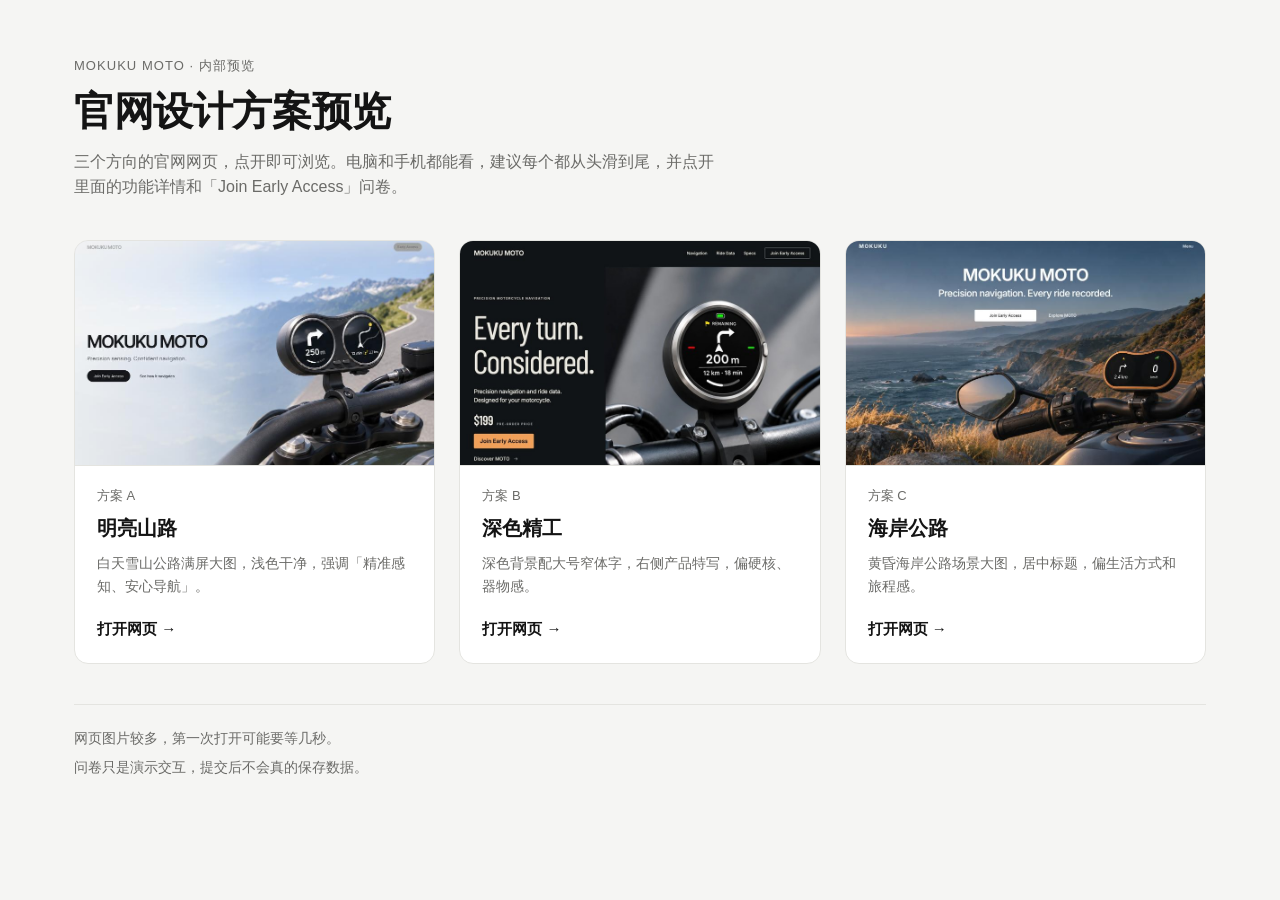
<file: index.html>
<!doctype html>
<html lang="zh-CN">
<head>
<meta charset="utf-8">
<meta name="viewport" content="width=device-width, initial-scale=1">
<meta name="robots" content="noindex, nofollow">
<title>MOKUKU MOTO 官网方案预览</title>
<style>
  :root {
    --bg: #f5f5f3;
    --card: #ffffff;
    --text: #141414;
    --muted: #6b6b68;
    --line: #e4e4e0;
    --accent: #141414;
  }
  @media (prefers-color-scheme: dark) {
    :root {
      --bg: #111211;
      --card: #1b1c1b;
      --text: #f2f2ee;
      --muted: #a0a09a;
      --line: #2c2d2b;
      --accent: #f2f2ee;
    }
  }
  * { box-sizing: border-box; }
  html { -webkit-text-size-adjust: 100%; }
  body {
    margin: 0;
    background: var(--bg);
    color: var(--text);
    font-family: -apple-system, BlinkMacSystemFont, "PingFang SC", "Hiragino Sans GB", "Microsoft YaHei", "Segoe UI", sans-serif;
    line-height: 1.6;
  }
  .wrap { max-width: 1180px; margin: 0 auto; padding: 56px 24px 72px; }
  .eyebrow { font-size: 13px; letter-spacing: .08em; color: var(--muted); margin: 0 0 10px; }
  h1 { font-size: clamp(28px, 4vw, 40px); line-height: 1.2; margin: 0 0 14px; font-weight: 650; letter-spacing: -.01em; }
  .lead { color: var(--muted); margin: 0 0 40px; max-width: 640px; font-size: 16px; }
  .grid { display: grid; grid-template-columns: repeat(3, minmax(0, 1fr)); gap: 24px; }
  .card {
    display: flex; flex-direction: column;
    background: var(--card);
    border: 1px solid var(--line);
    border-radius: 14px;
    overflow: hidden;
    color: inherit; text-decoration: none;
    transition: transform .2s ease, box-shadow .2s ease;
  }
  .card:hover { transform: translateY(-3px); box-shadow: 0 12px 32px rgba(0,0,0,.10); }
  .card:focus-visible { outline: 2px solid var(--accent); outline-offset: 3px; }
  .shot { aspect-ratio: 16 / 10; background: #ddd center / cover no-repeat; border-bottom: 1px solid var(--line); }
  .body { padding: 20px 22px 22px; display: flex; flex-direction: column; gap: 6px; flex: 1; }
  .tag { font-size: 13px; color: var(--muted); }
  h2 { font-size: 20px; margin: 0; font-weight: 620; }
  .desc { color: var(--muted); font-size: 14px; margin: 2px 0 14px; flex: 1; }
  .go { font-size: 15px; font-weight: 600; }
  .note { margin-top: 40px; padding-top: 22px; border-top: 1px solid var(--line); color: var(--muted); font-size: 14px; }
  .note p { margin: 0 0 6px; }
  @media (max-width: 900px) {
    .grid { grid-template-columns: 1fr; max-width: 560px; }
    .wrap { padding: 36px 16px 56px; }
  }
</style>
</head>
<body>
  <main class="wrap">
    <p class="eyebrow">MOKUKU MOTO · 内部预览</p>
    <h1>官网设计方案预览</h1>
    <p class="lead">三个方向的官网网页，点开即可浏览。电脑和手机都能看，建议每个都从头滑到尾，并点开里面的功能详情和「Join Early Access」问卷。</p>

    <div class="grid">
      <a class="card" href="./v2/">
        <div class="shot" style="background-image:url('./previews/a.jpg')" role="img" aria-label="方案 A 首屏截图"></div>
        <div class="body">
          <span class="tag">方案 A</span>
          <h2>明亮山路</h2>
          <p class="desc">白天雪山公路满屏大图，浅色干净，强调「精准感知、安心导航」。</p>
          <span class="go">打开网页 →</span>
        </div>
      </a>

      <a class="card" href="./atelier/">
        <div class="shot" style="background-image:url('./previews/b.jpg')" role="img" aria-label="方案 B 首屏截图"></div>
        <div class="body">
          <span class="tag">方案 B</span>
          <h2>深色精工</h2>
          <p class="desc">深色背景配大号窄体字，右侧产品特写，偏硬核、器物感。</p>
          <span class="go">打开网页 →</span>
        </div>
      </a>

      <a class="card" href="./open-road/">
        <div class="shot" style="background-image:url('./previews/c.jpg')" role="img" aria-label="方案 C 首屏截图"></div>
        <div class="body">
          <span class="tag">方案 C</span>
          <h2>海岸公路</h2>
          <p class="desc">黄昏海岸公路场景大图，居中标题，偏生活方式和旅程感。</p>
          <span class="go">打开网页 →</span>
        </div>
      </a>
    </div>

    <div class="note">
      <p>网页图片较多，第一次打开可能要等几秒。</p>
      <p>问卷只是演示交互，提交后不会真的保存数据。</p>
    </div>
  </main>
</body>
</html>
</file>
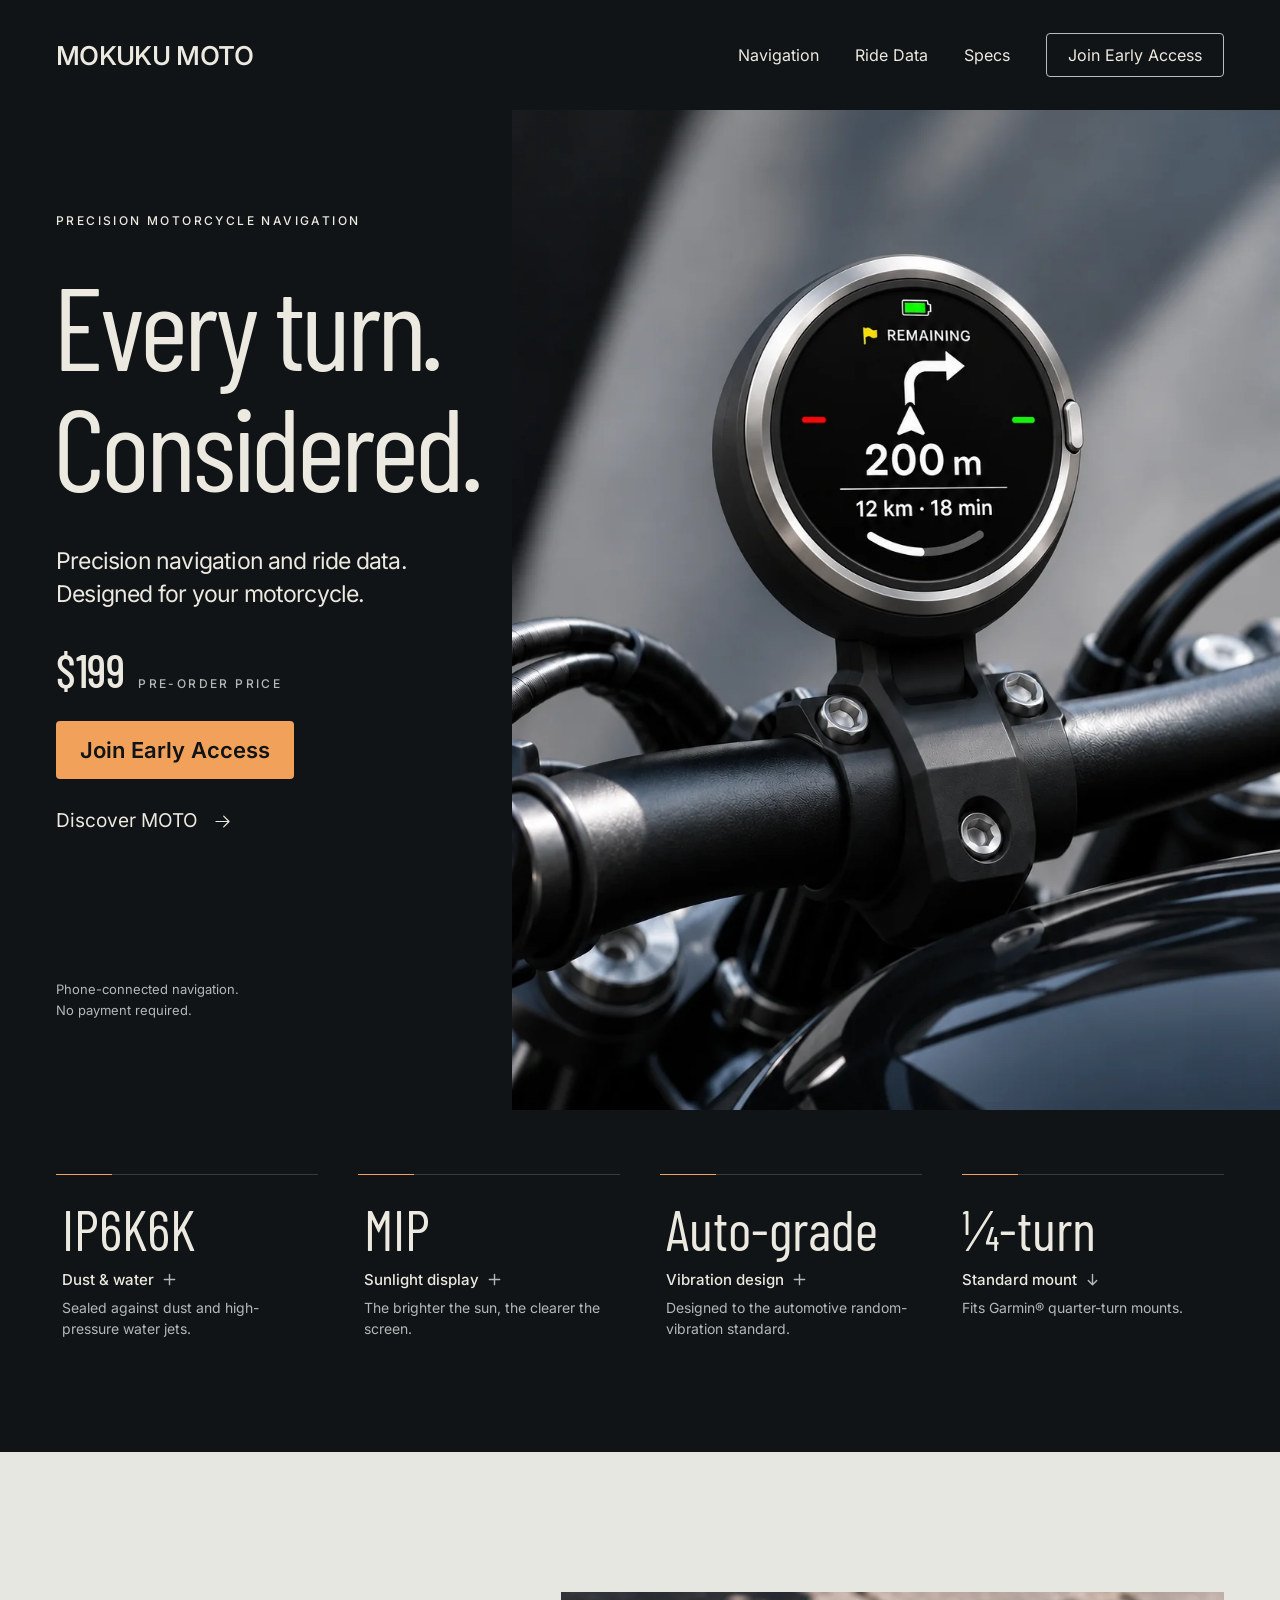
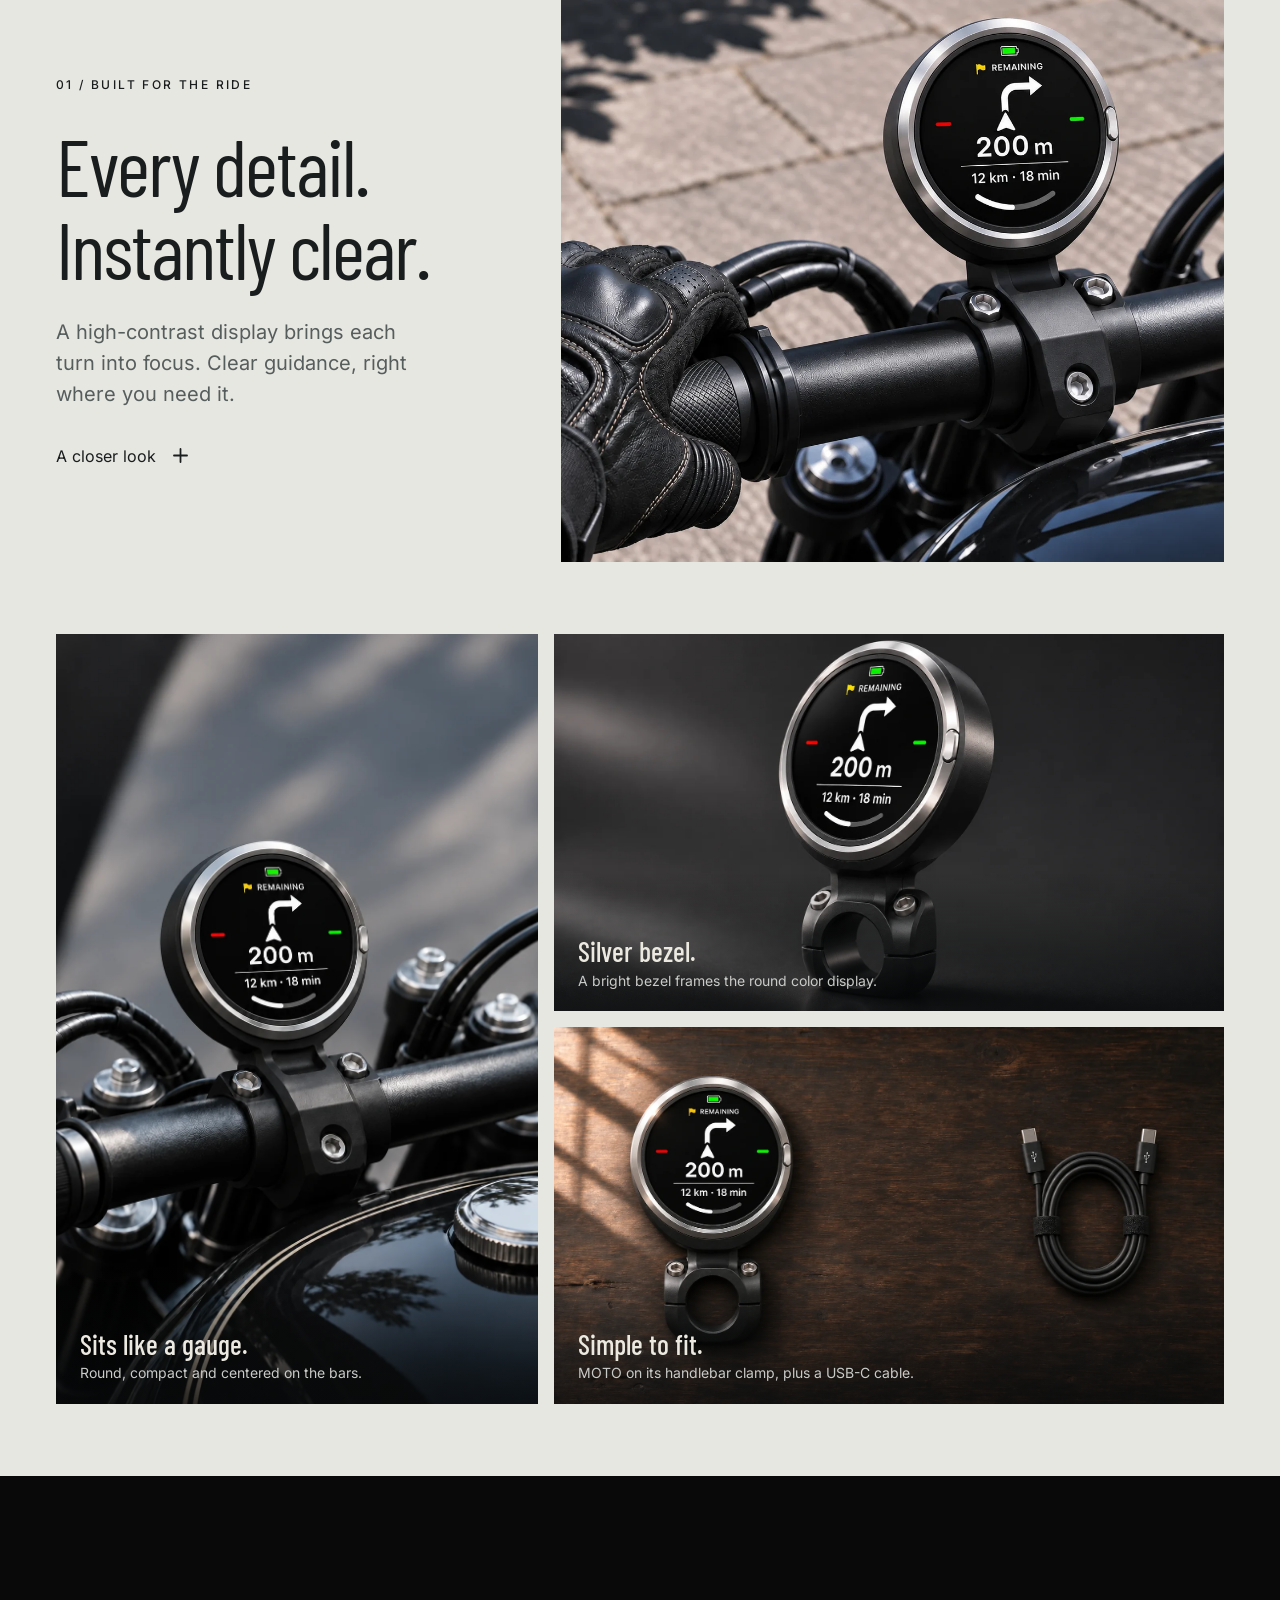
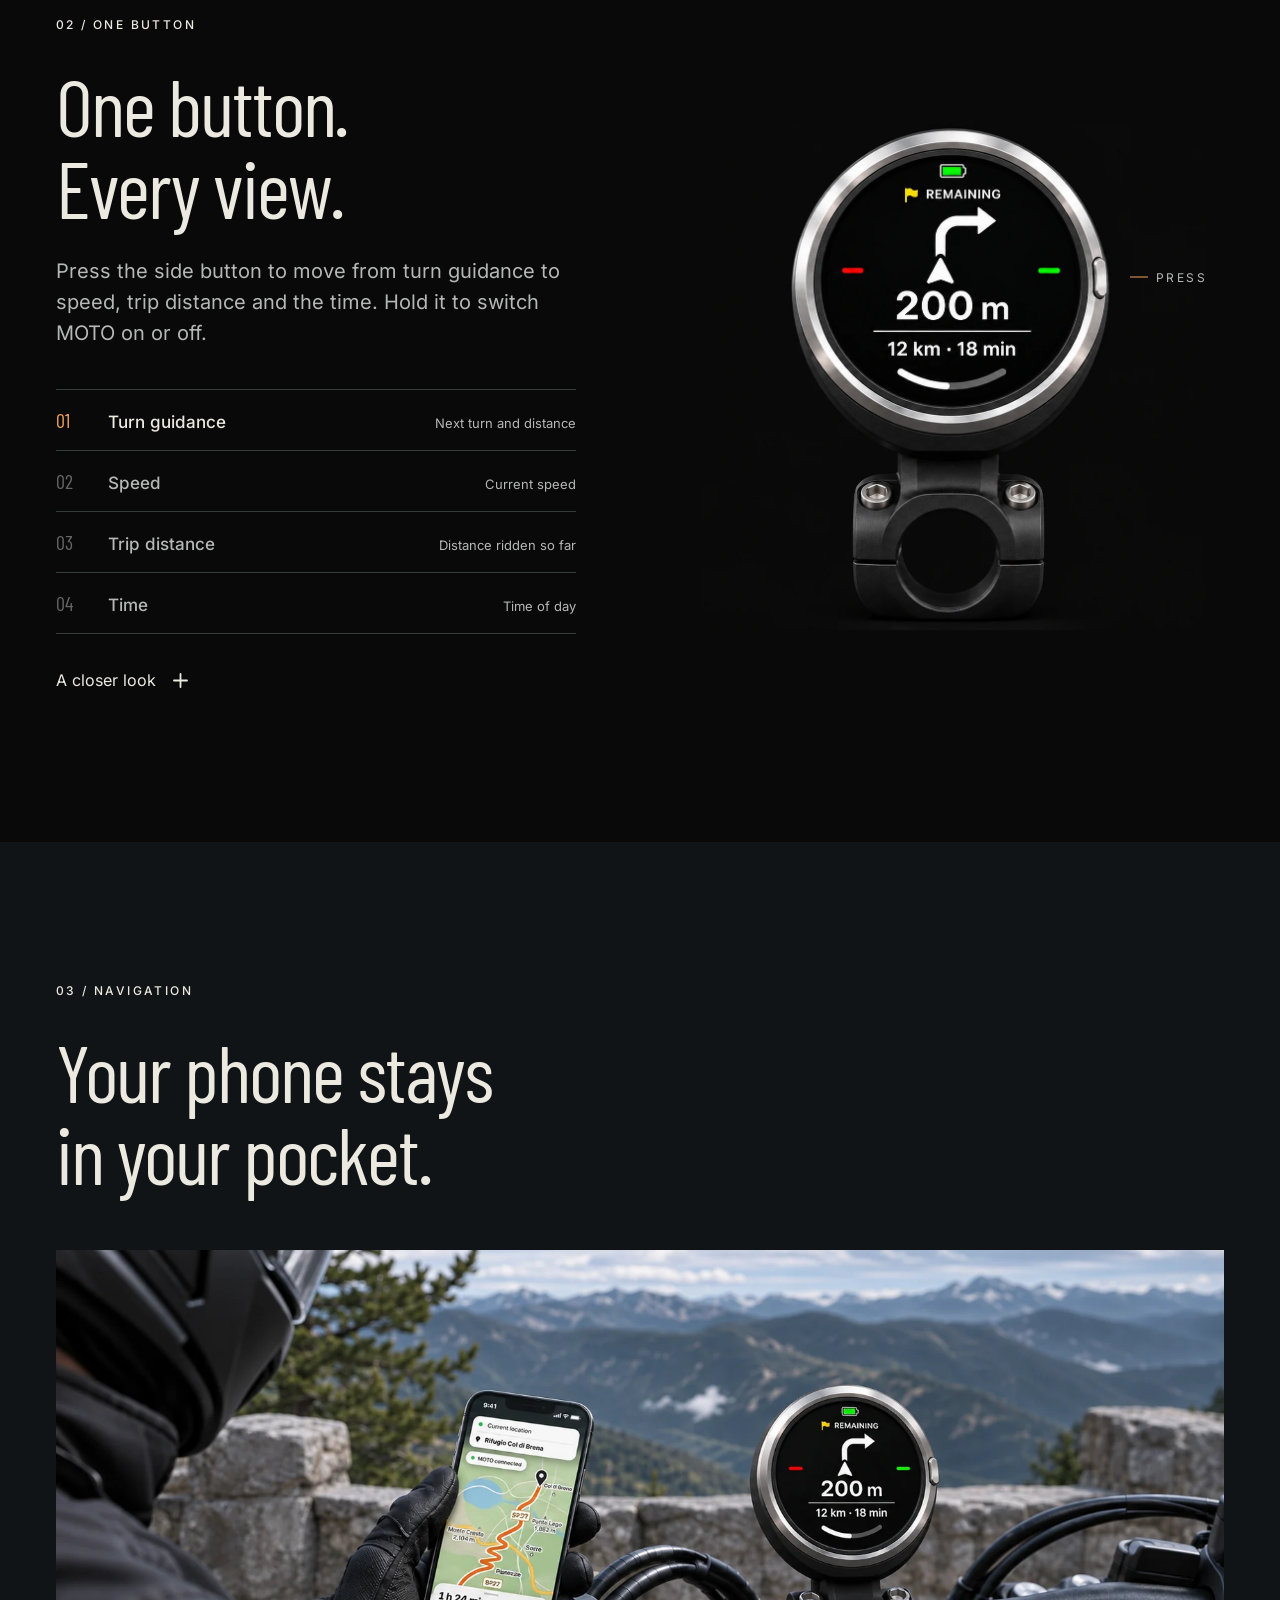
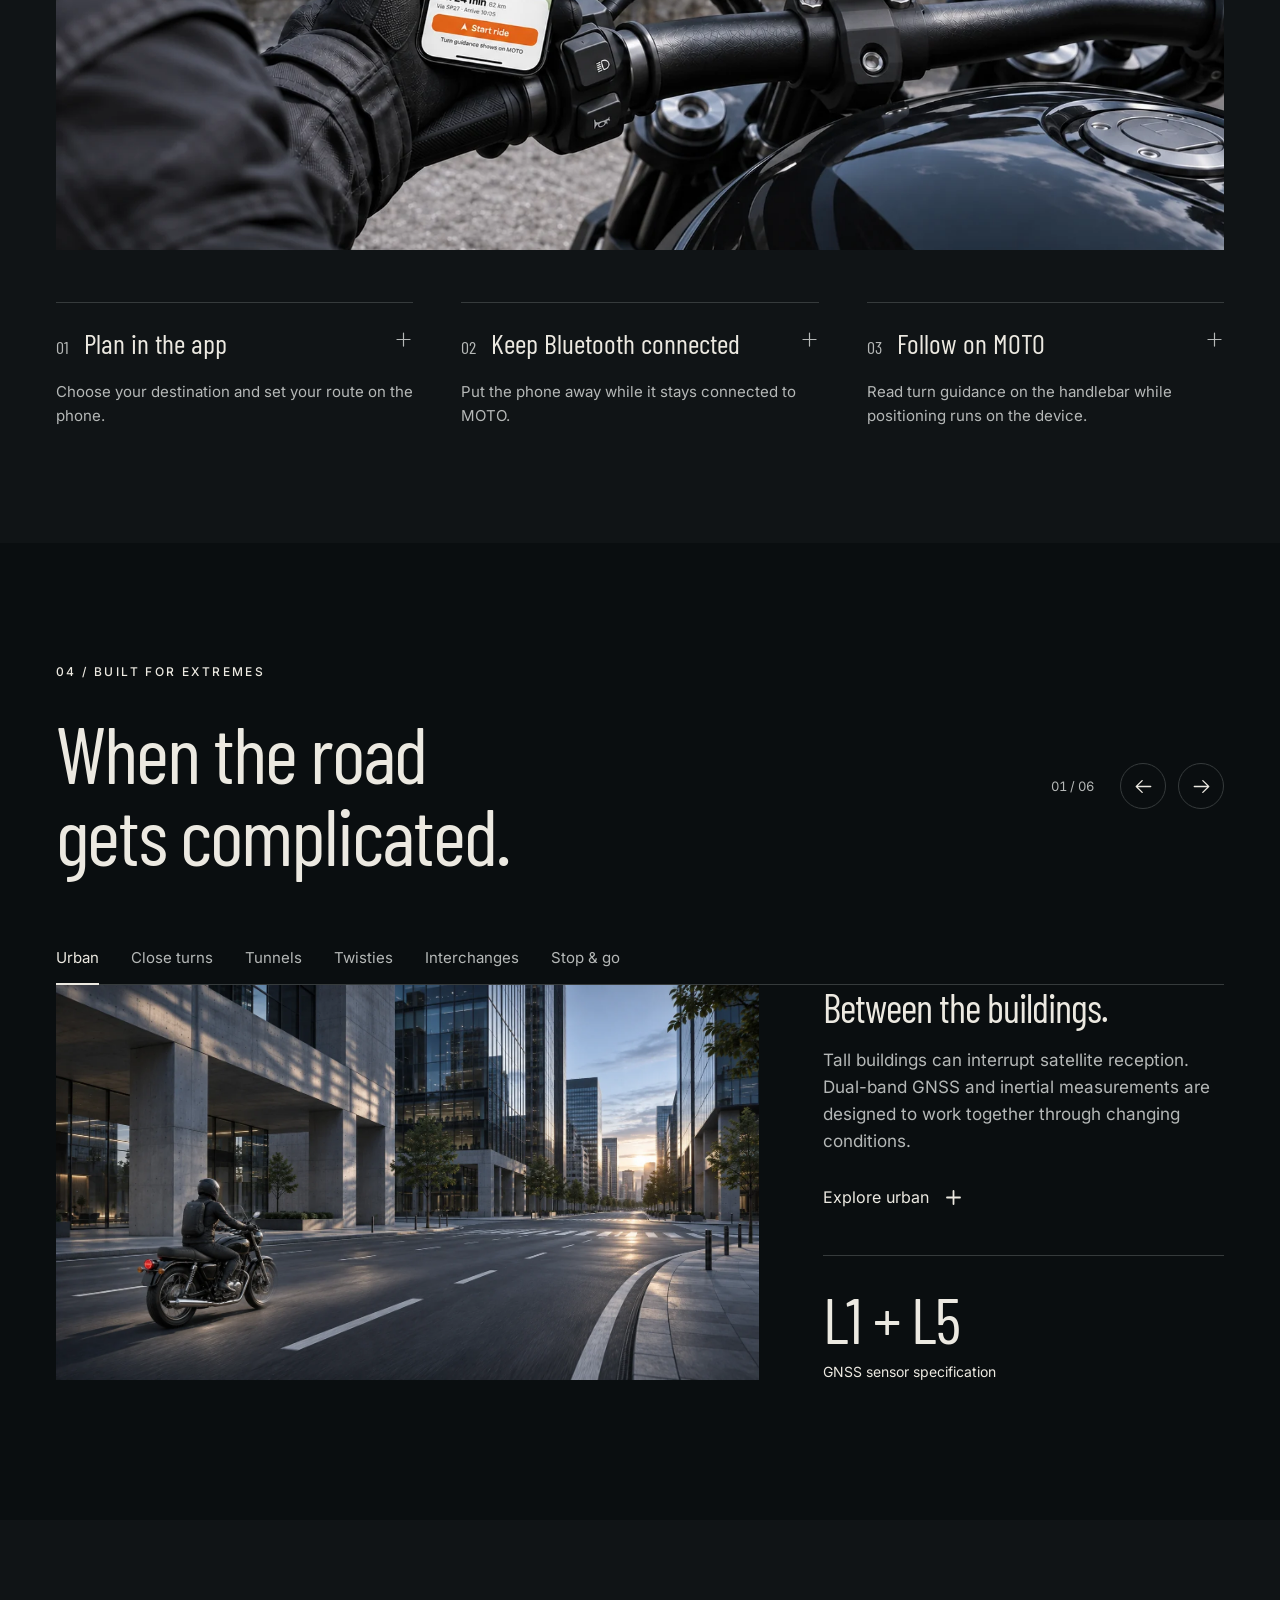
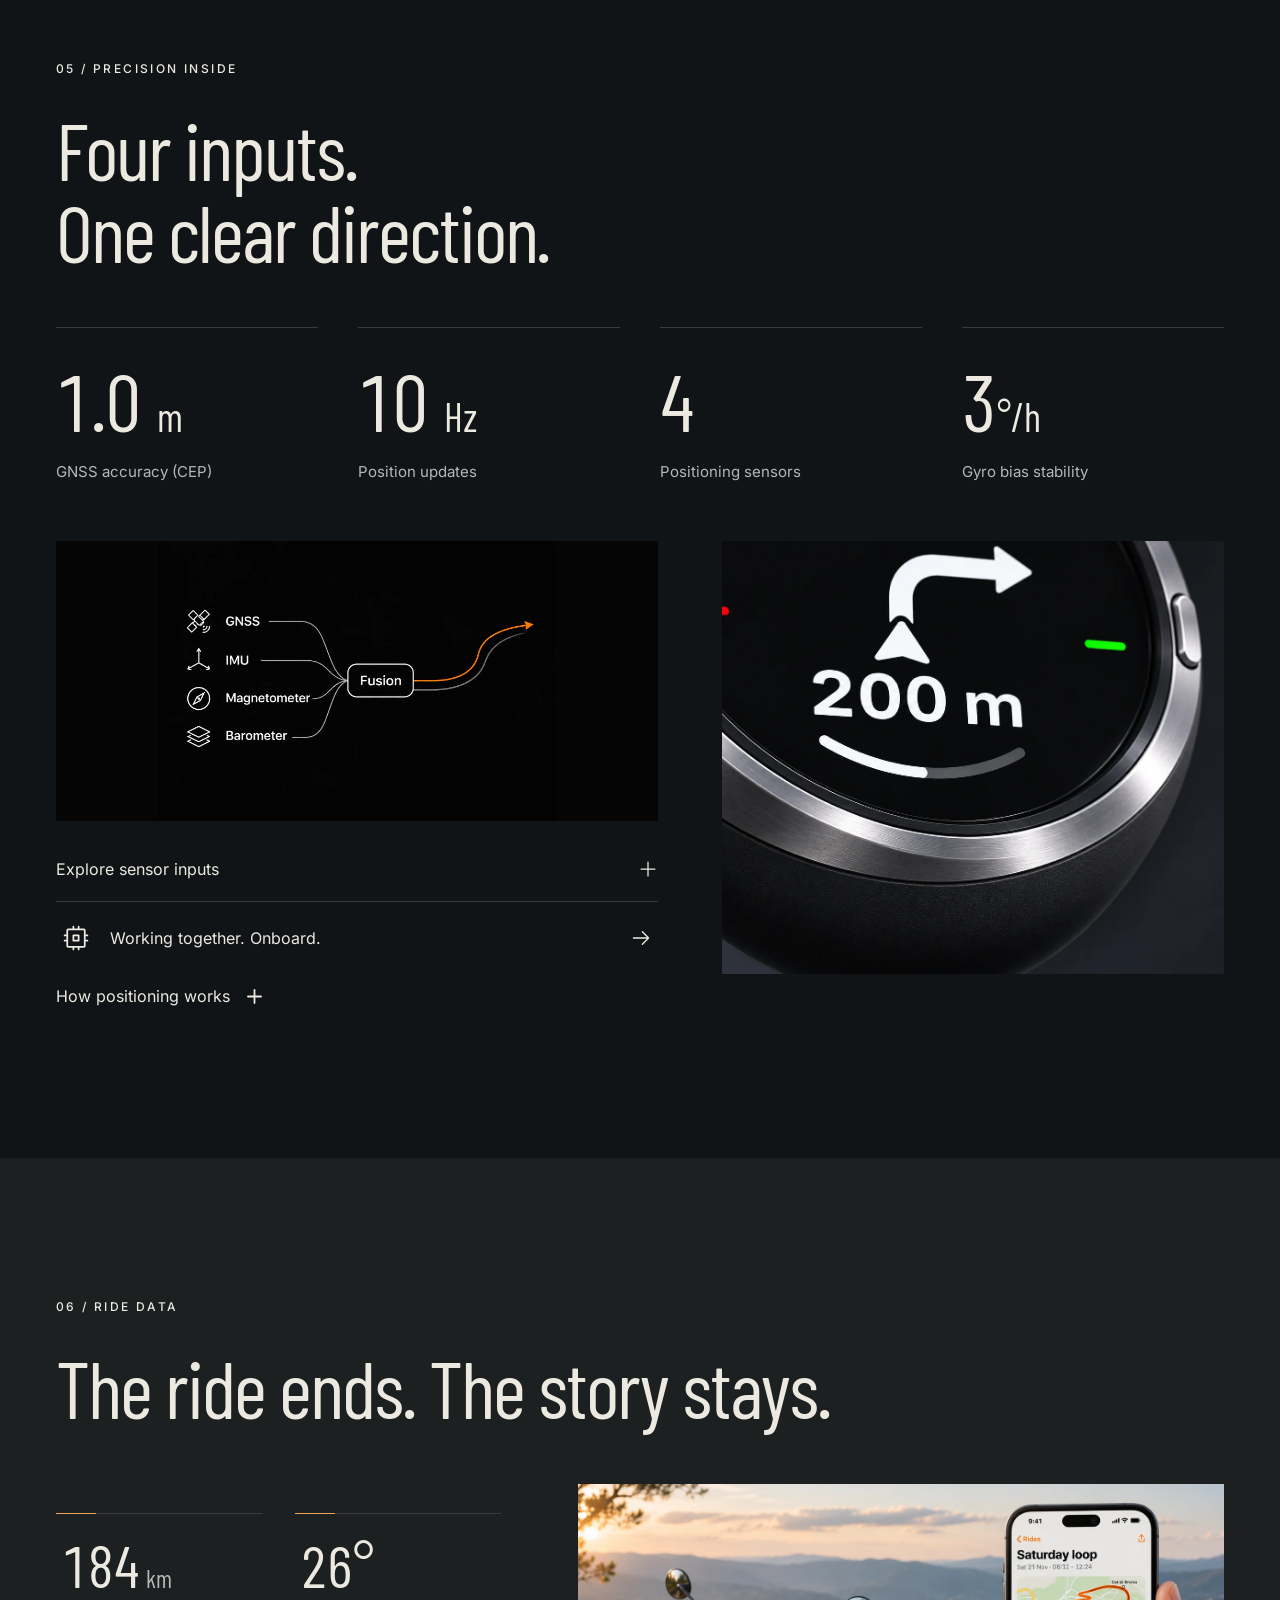
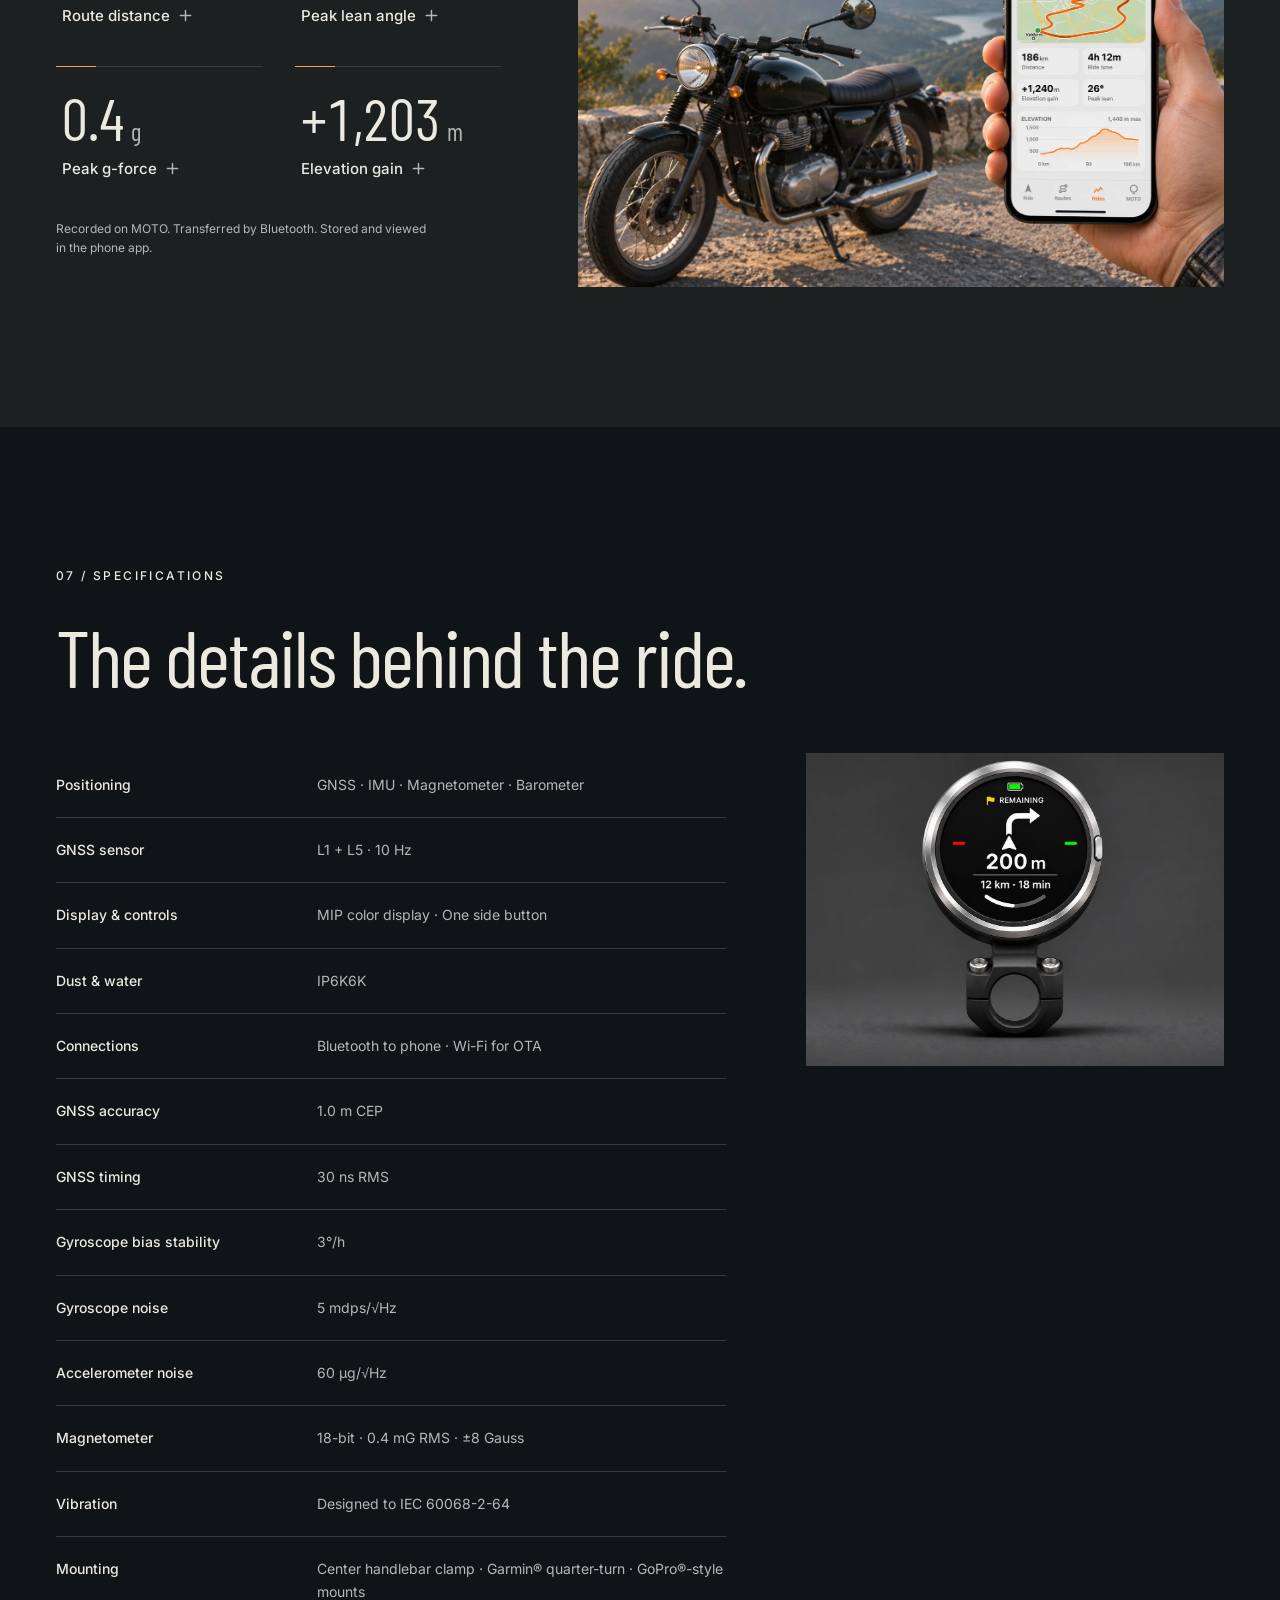
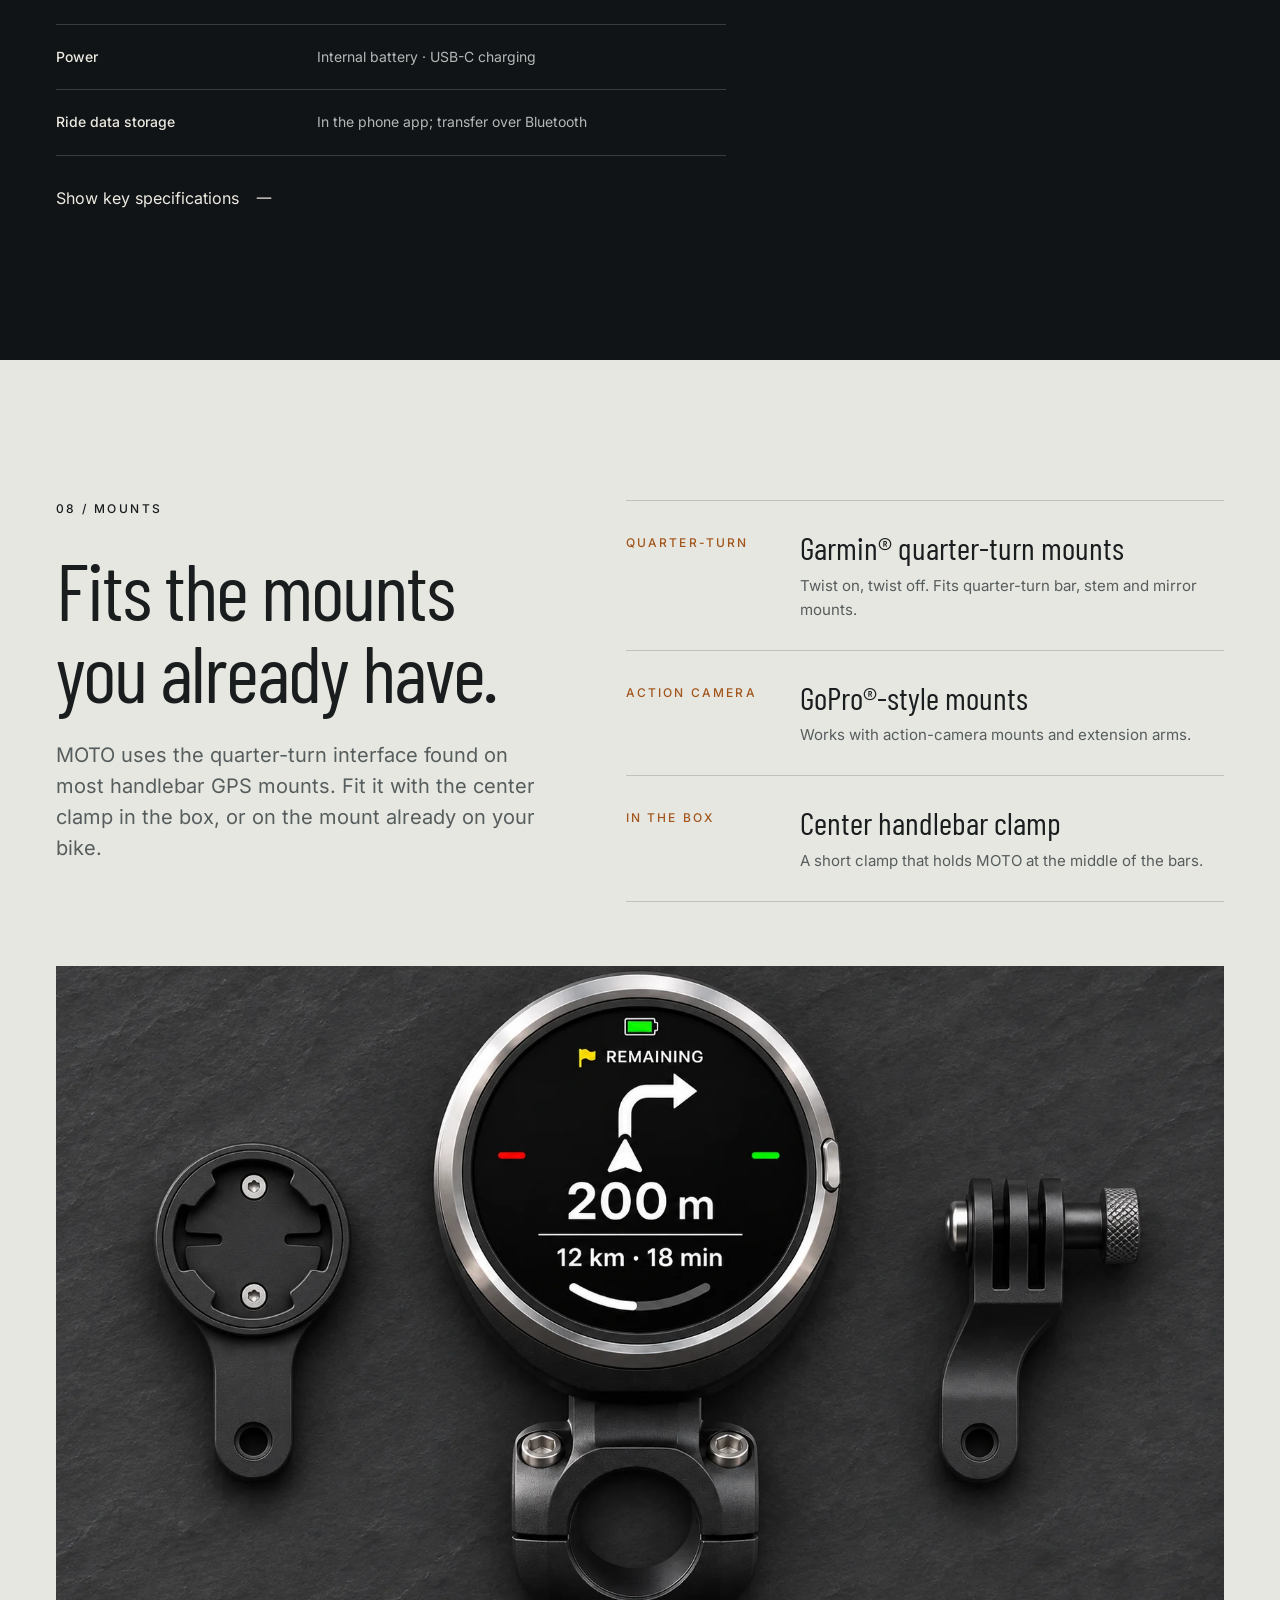
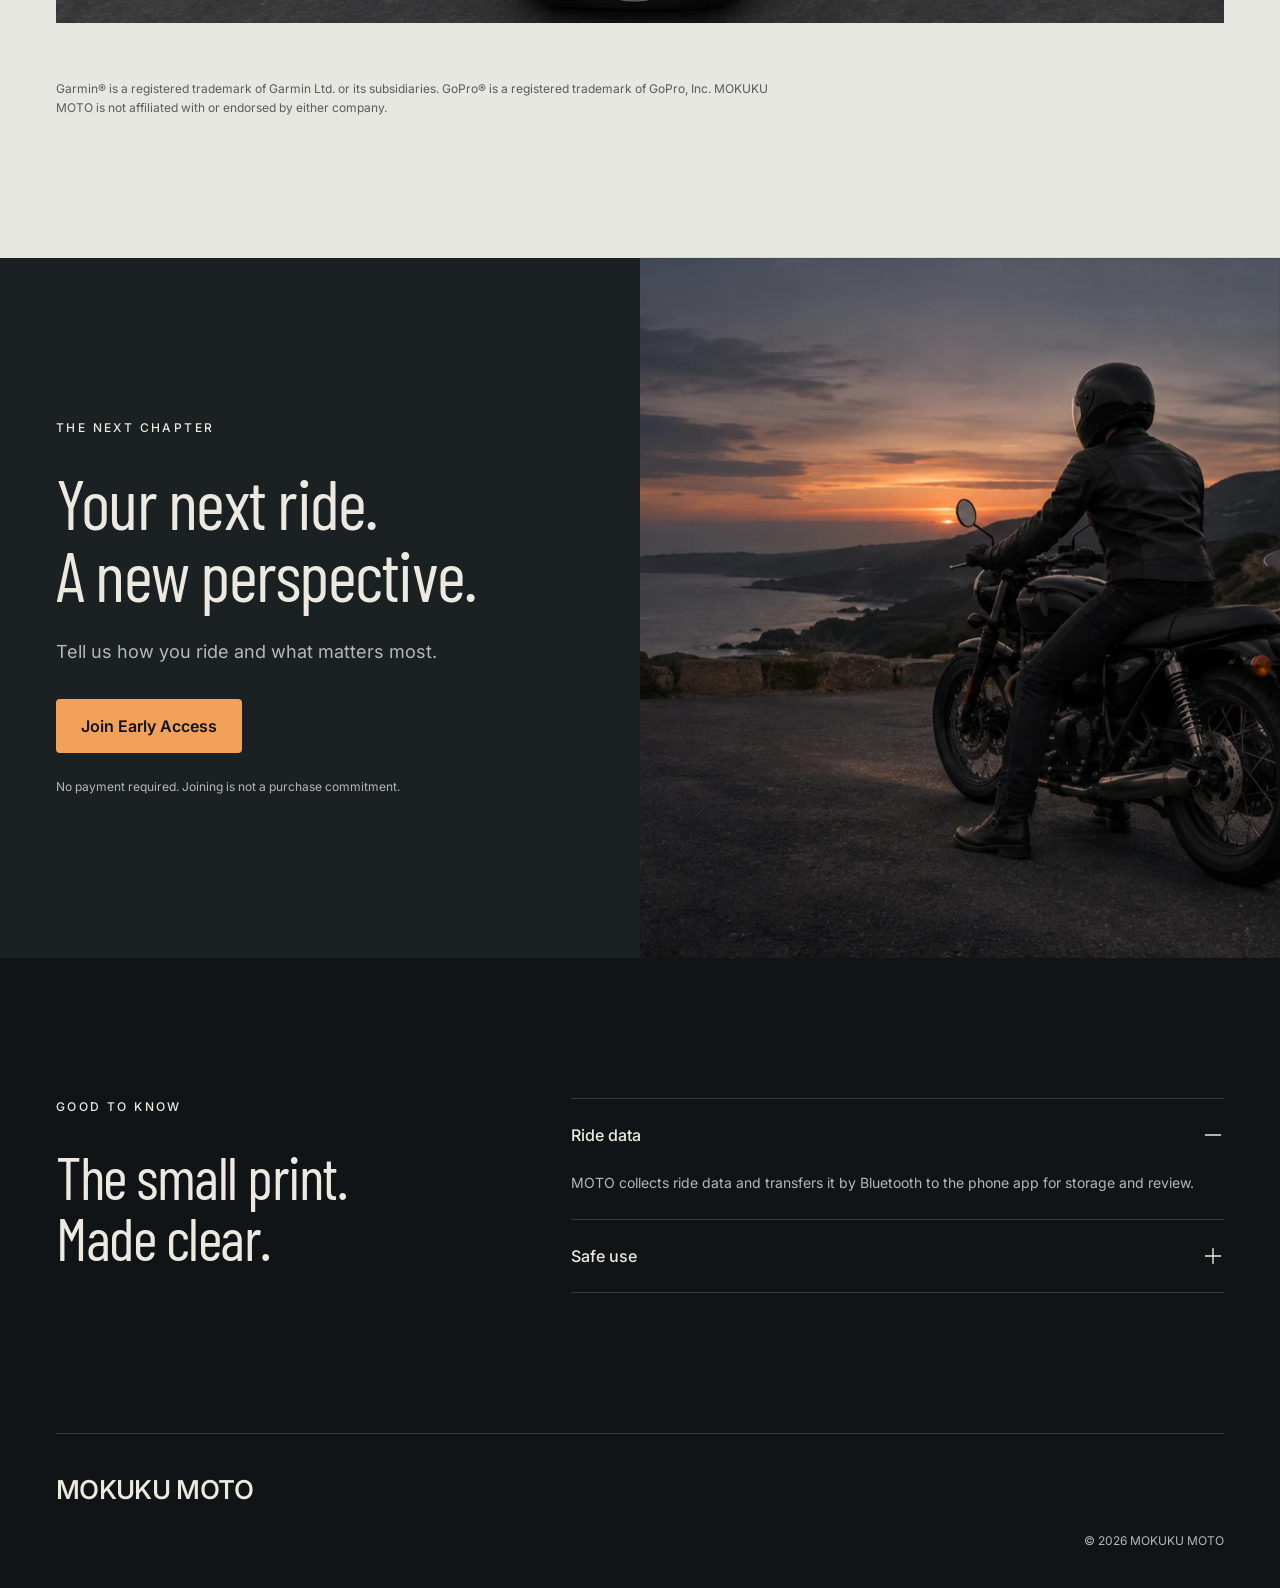
<file: atelier/index.html>
<!doctype html>
<html lang="en">
  <head>
    <meta charset="UTF-8" />
<meta name="robots" content="noindex, nofollow">
    <meta name="viewport" content="width=device-width, initial-scale=1.0" />
    <title>MOKUKU MOTO — Every turn. Considered.</title>
    <meta name="description" content="Precision navigation and ride data. Designed for your motorcycle. Explore MOKUKU MOTO." />
    <meta name="moto-preview-id" content="precision-atelier-v1" />
    <meta name="theme-color" content="#101416" />
    <link rel="icon" href="data:," />
    <script type="module" crossorigin src="./assets/index-DC4jzN-N.js"></script>
    <link rel="stylesheet" crossorigin href="./assets/index-DOIvIbpk.css">
  </head>
  <body>
    <div id="root"></div>
  </body>
</html>
</file>
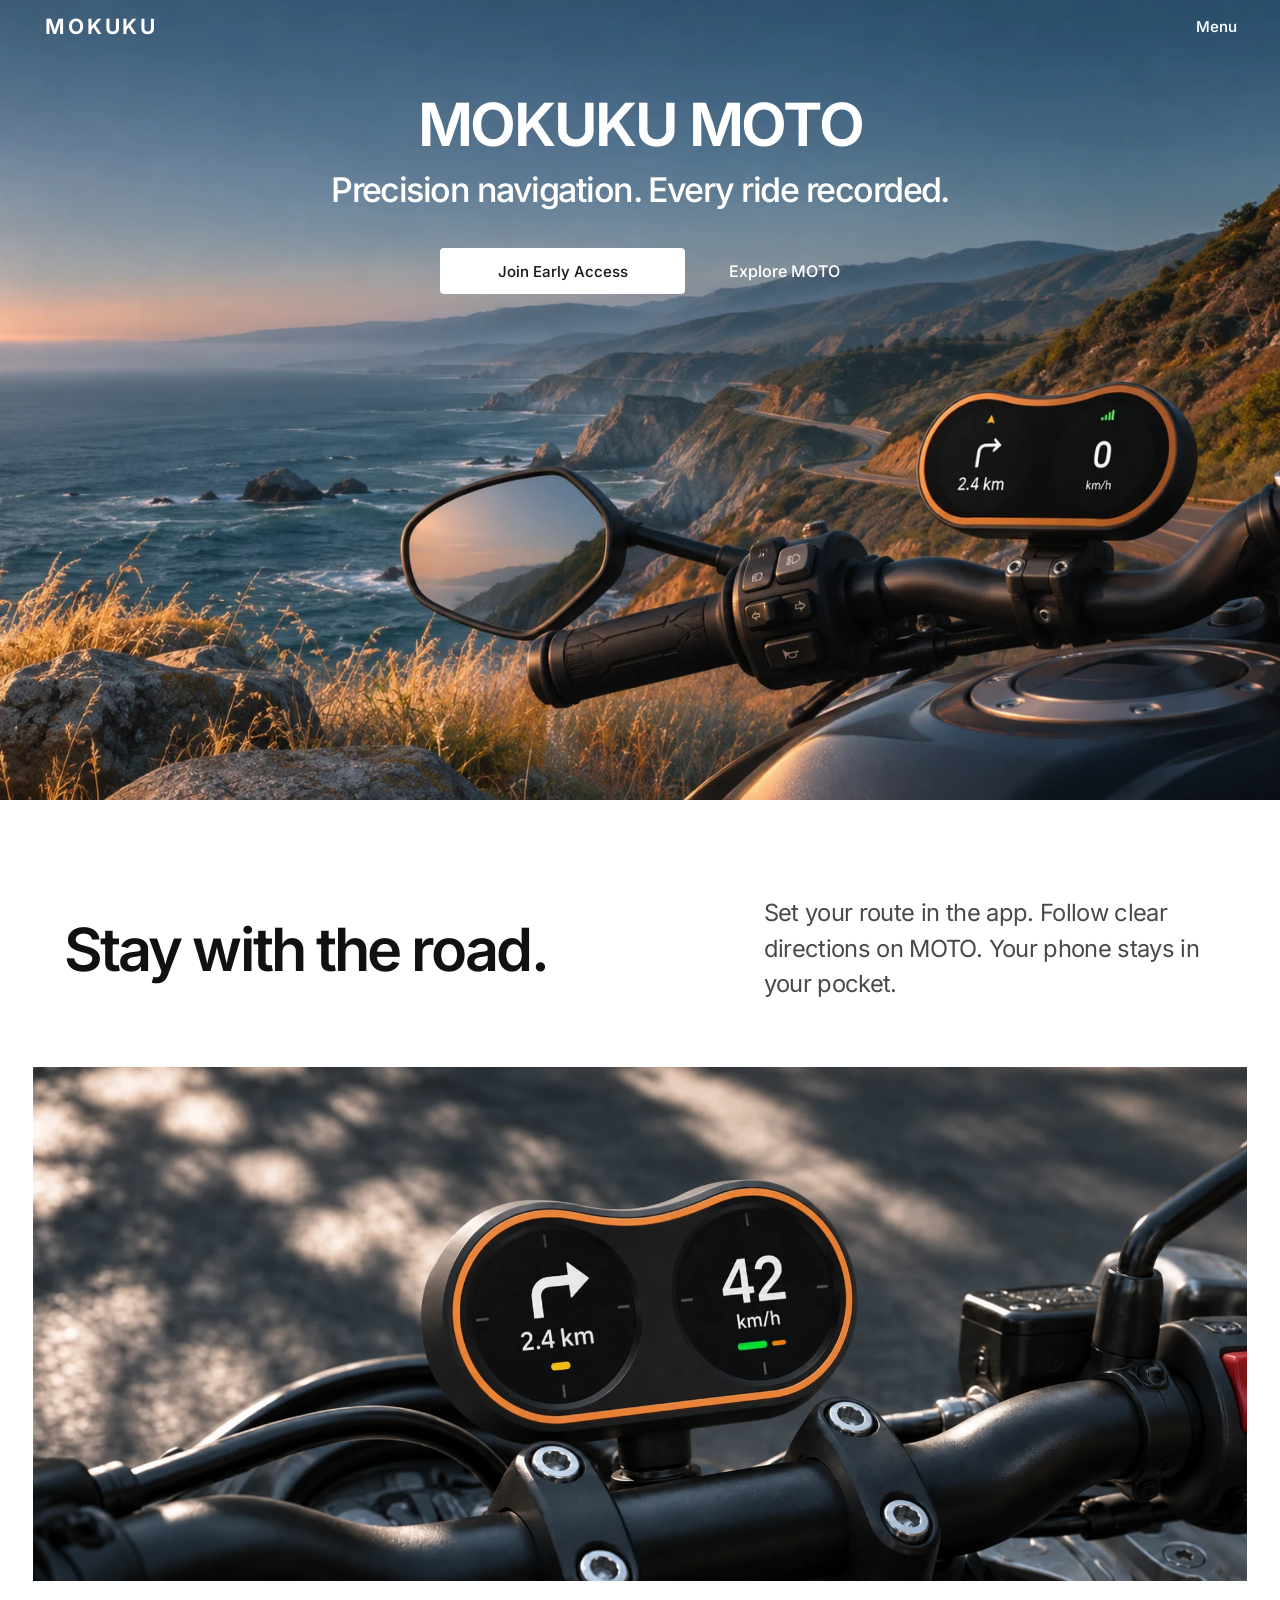
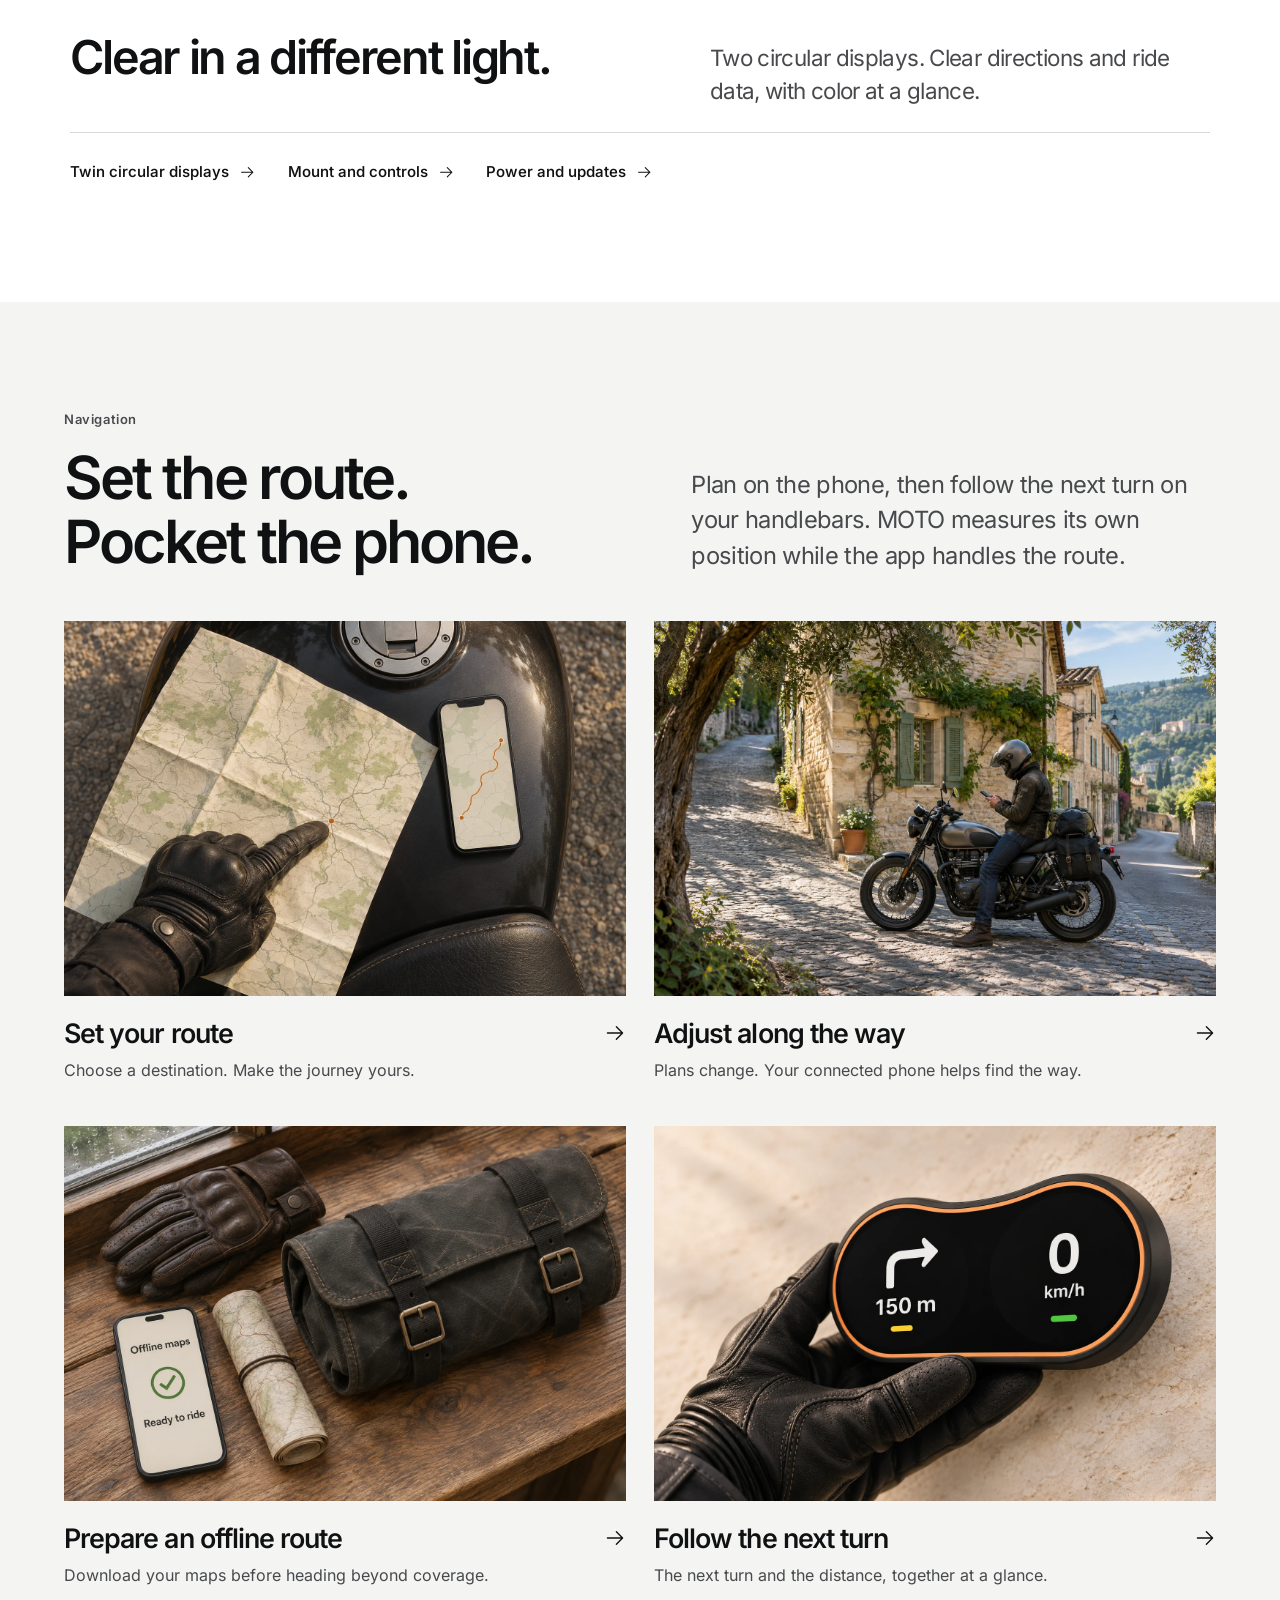
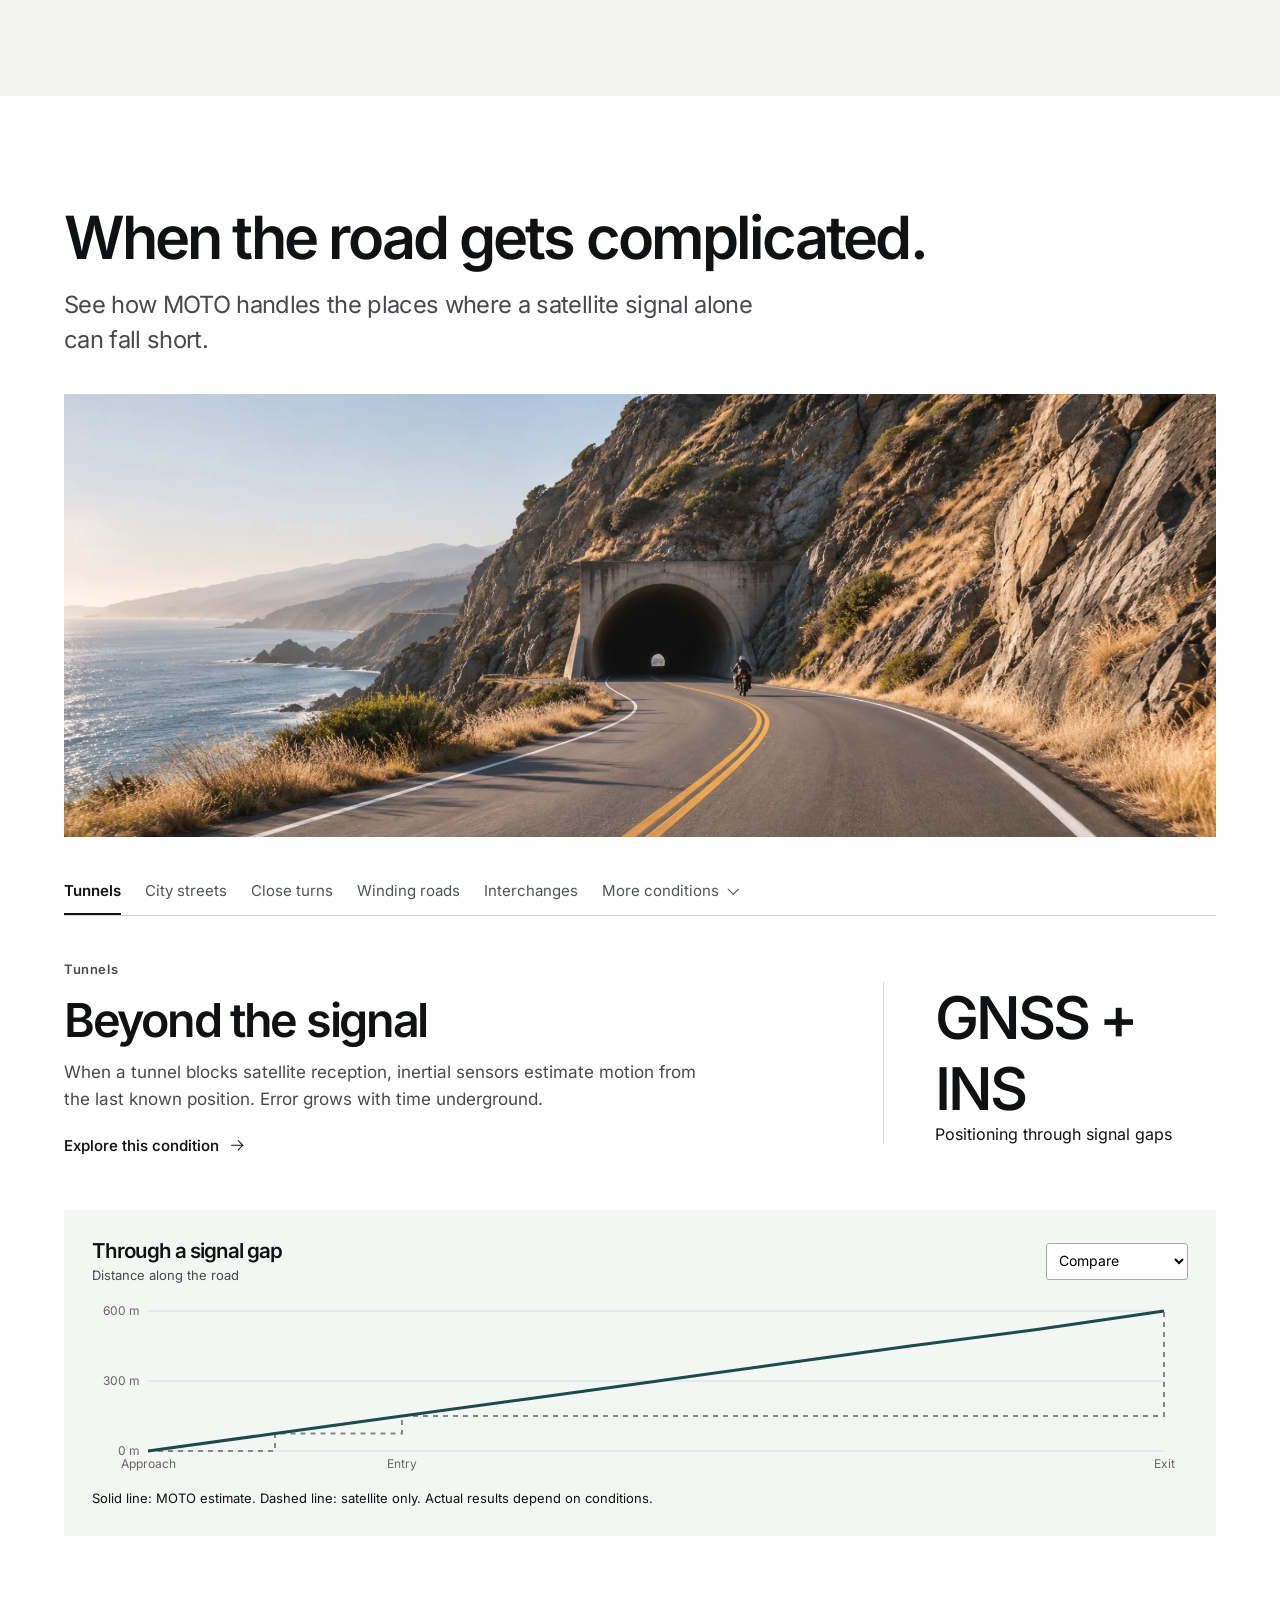
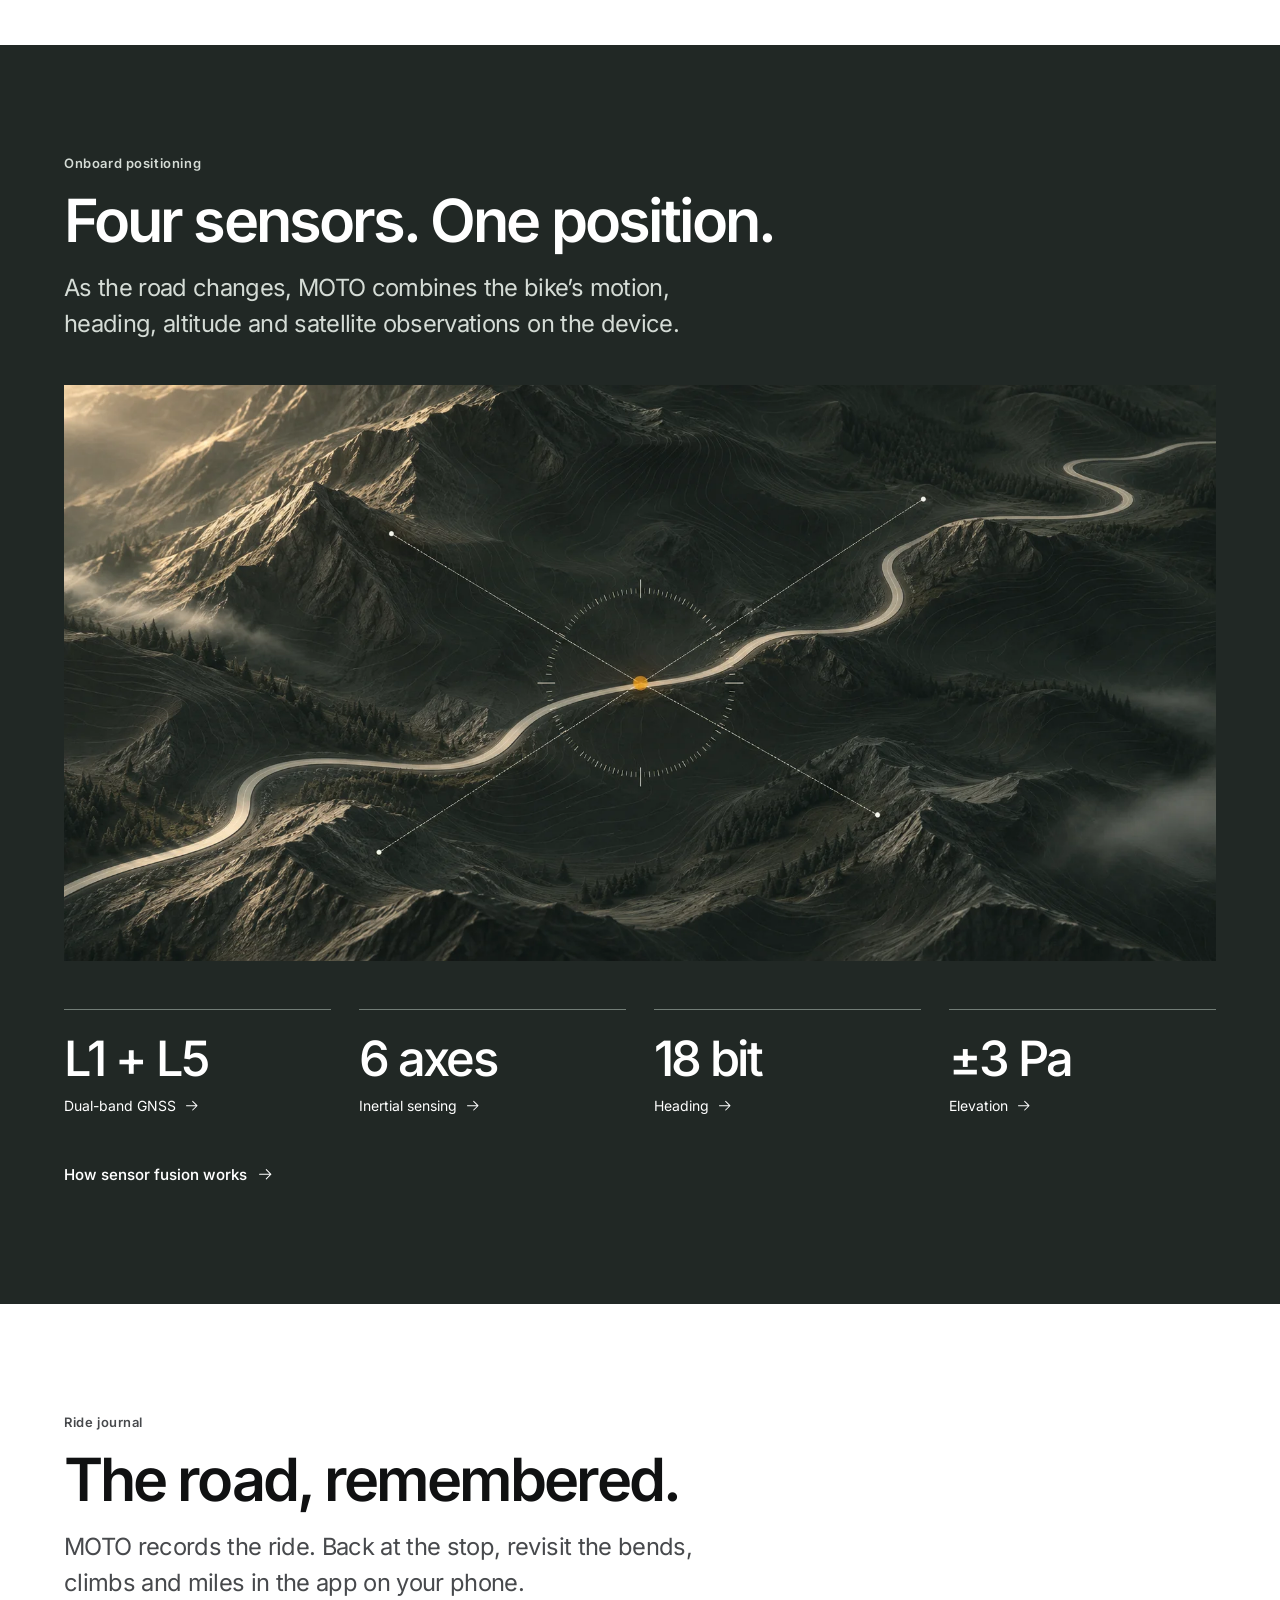
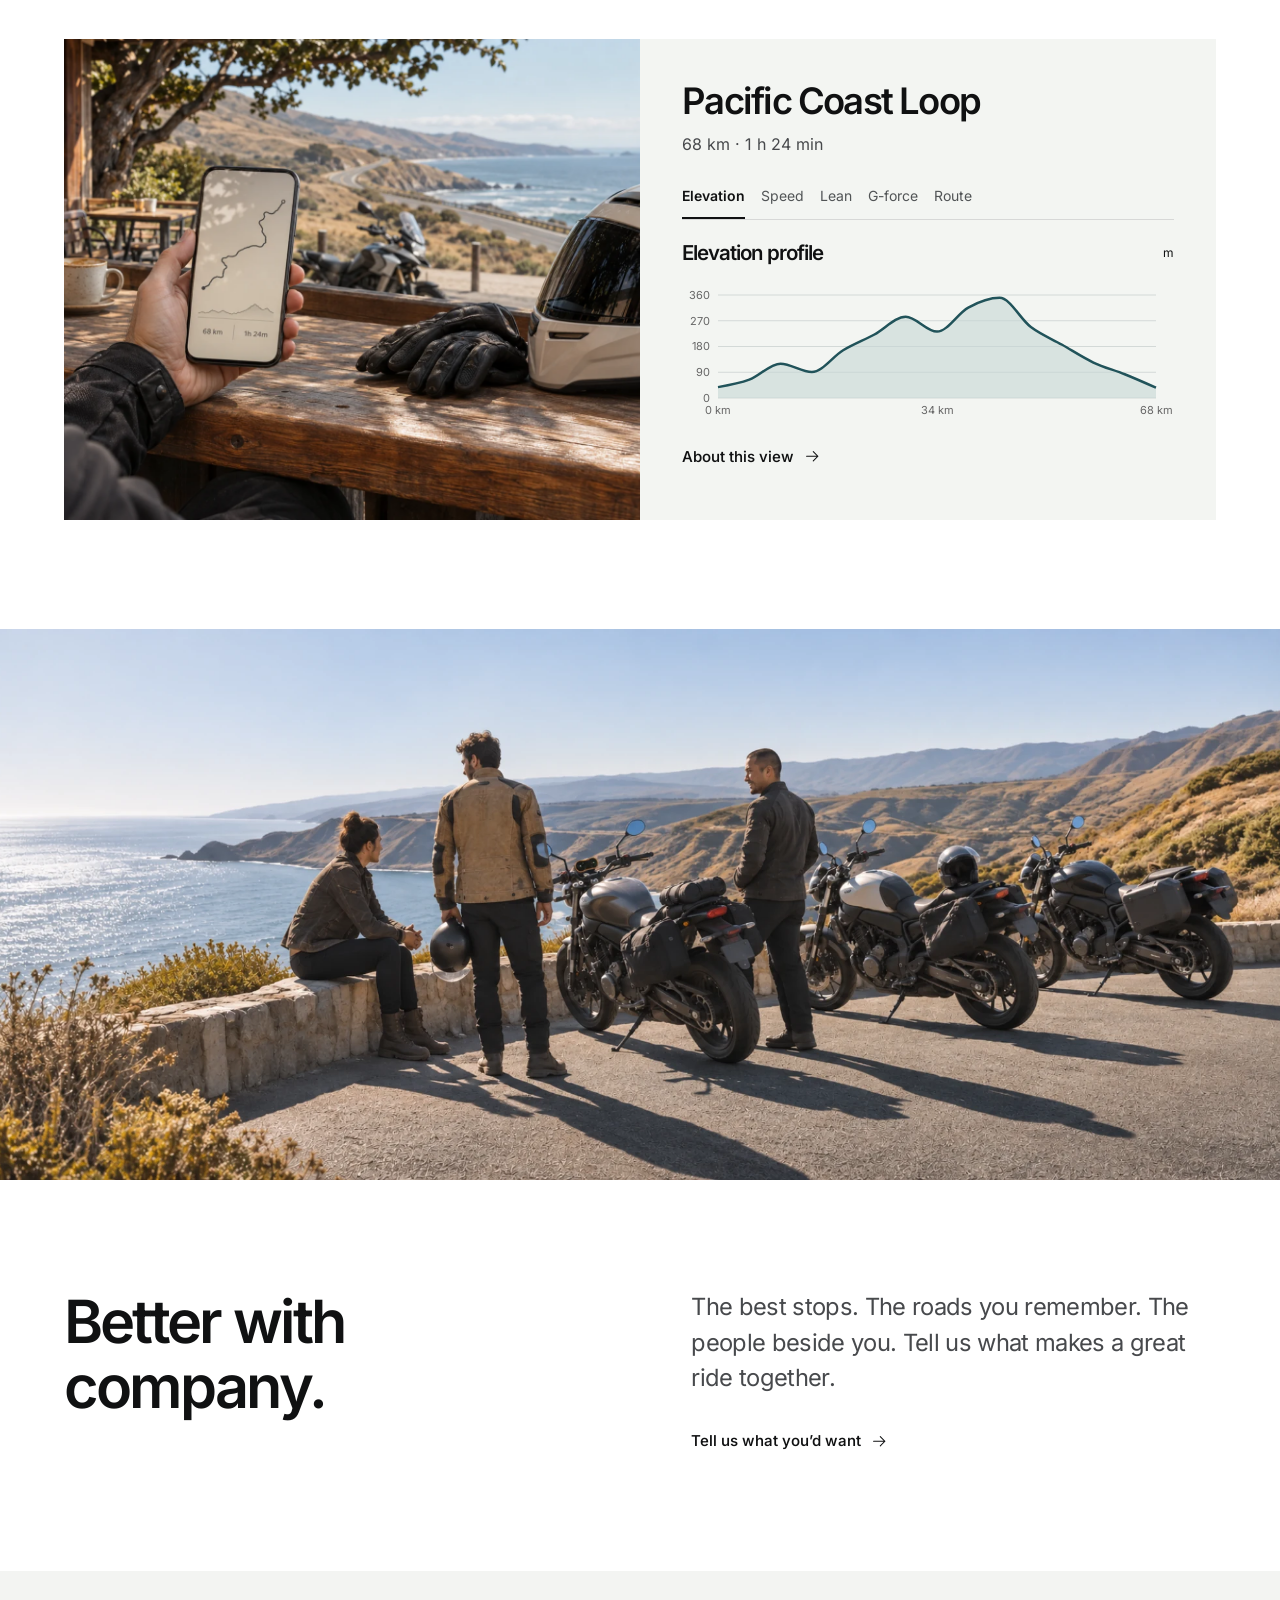
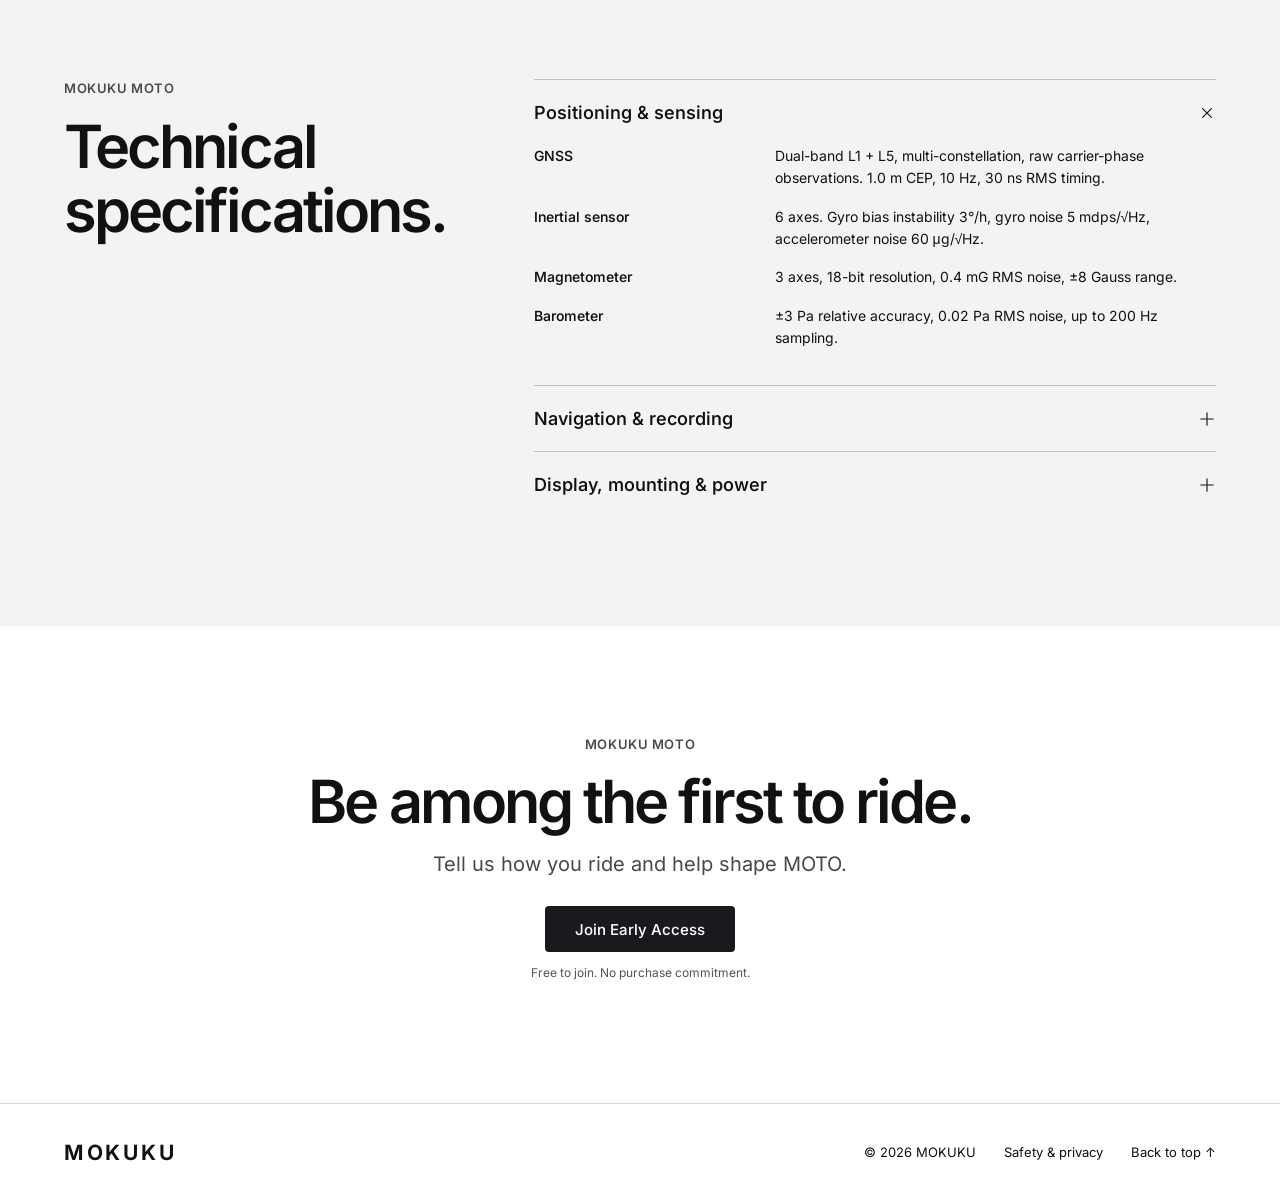
<file: open-road/index.html>
<!doctype html>
<html lang="en">
  <head>
    <meta charset="utf-8" />
<meta name="robots" content="noindex, nofollow">
    <meta name="viewport" content="width=device-width, initial-scale=1" />
    <meta name="theme-color" content="#ffffff" />
    <meta
      name="description"
      content="Discover MOKUKU MOTO, a handlebar instrument for motorcycle navigation and ride recording."
    />
    <title>MOKUKU MOTO · Motorcycle navigation</title>
    <script type="module" crossorigin src="./assets/index-TYAxs5TE.js"></script>
    <link rel="stylesheet" crossorigin href="./assets/index-C1-8iNRQ.css">
  </head>
  <body>
    <div id="root"></div>
  </body>
</html>
</file>
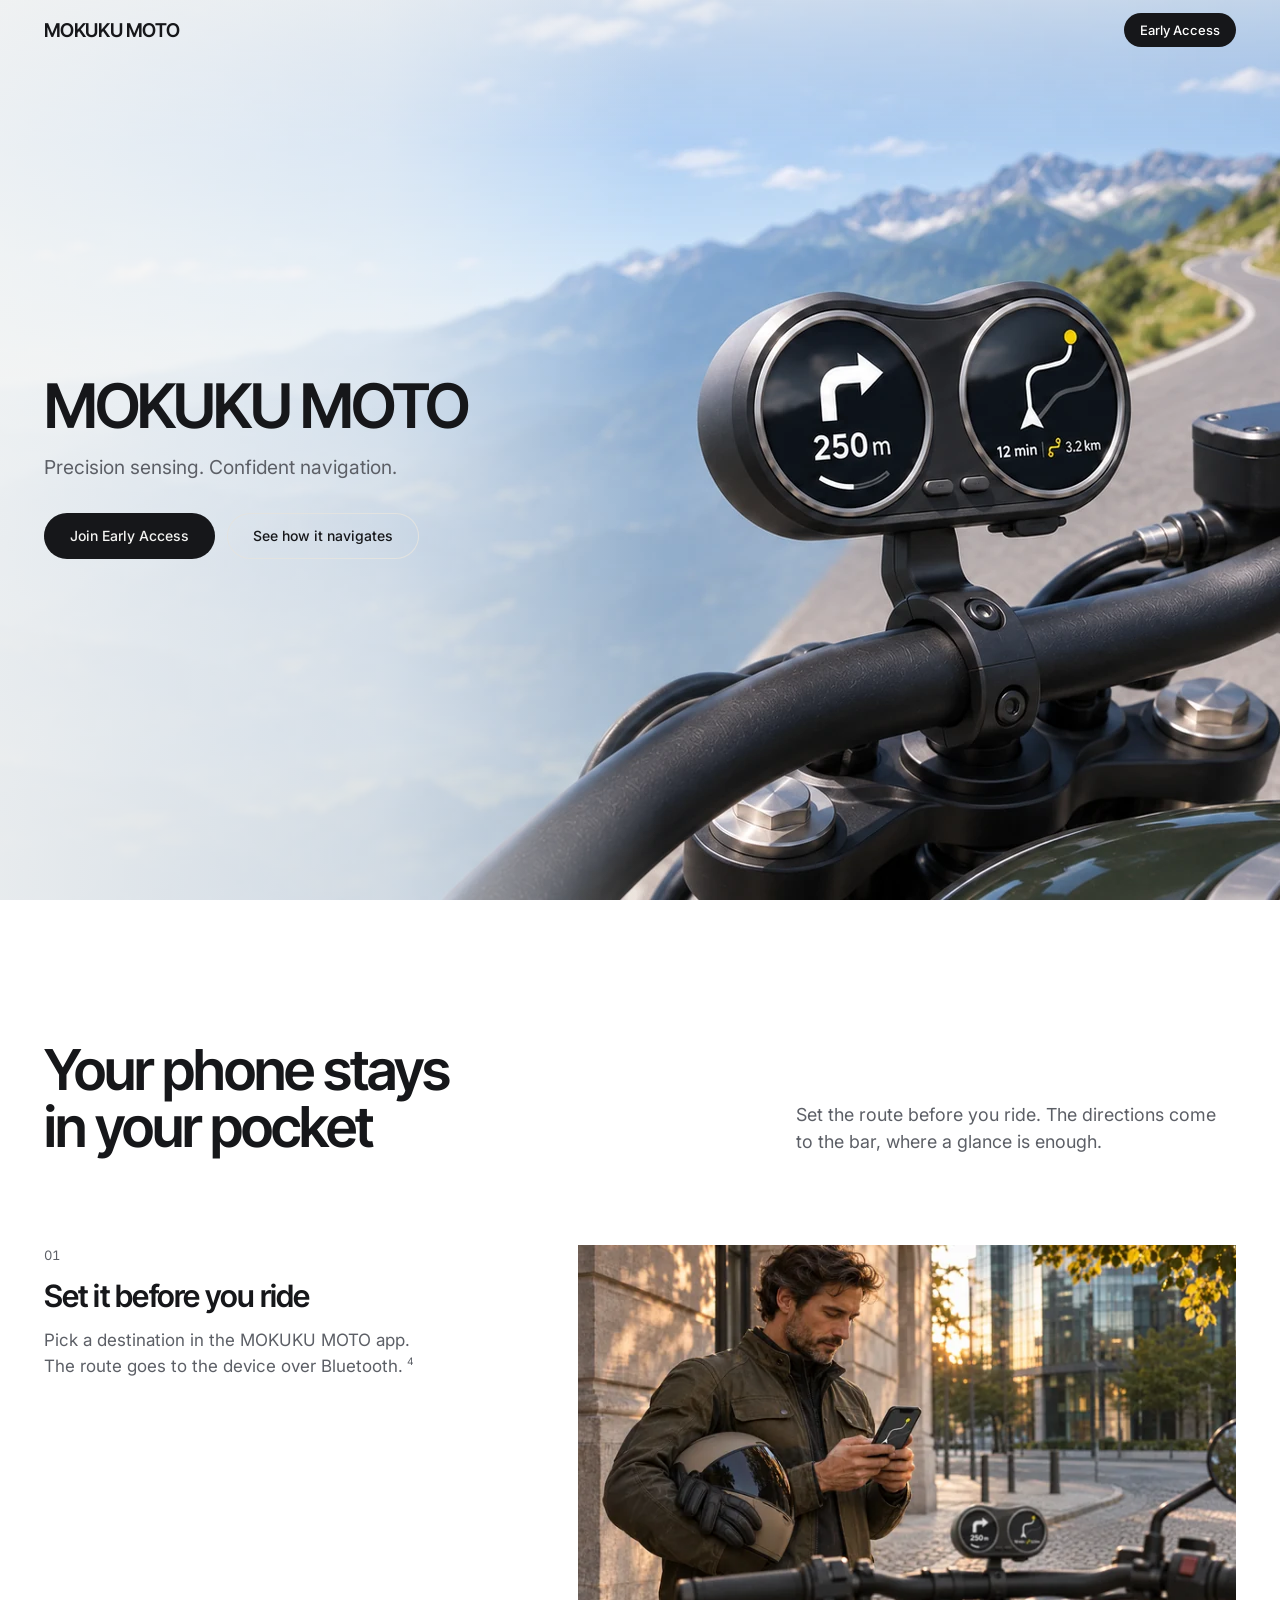
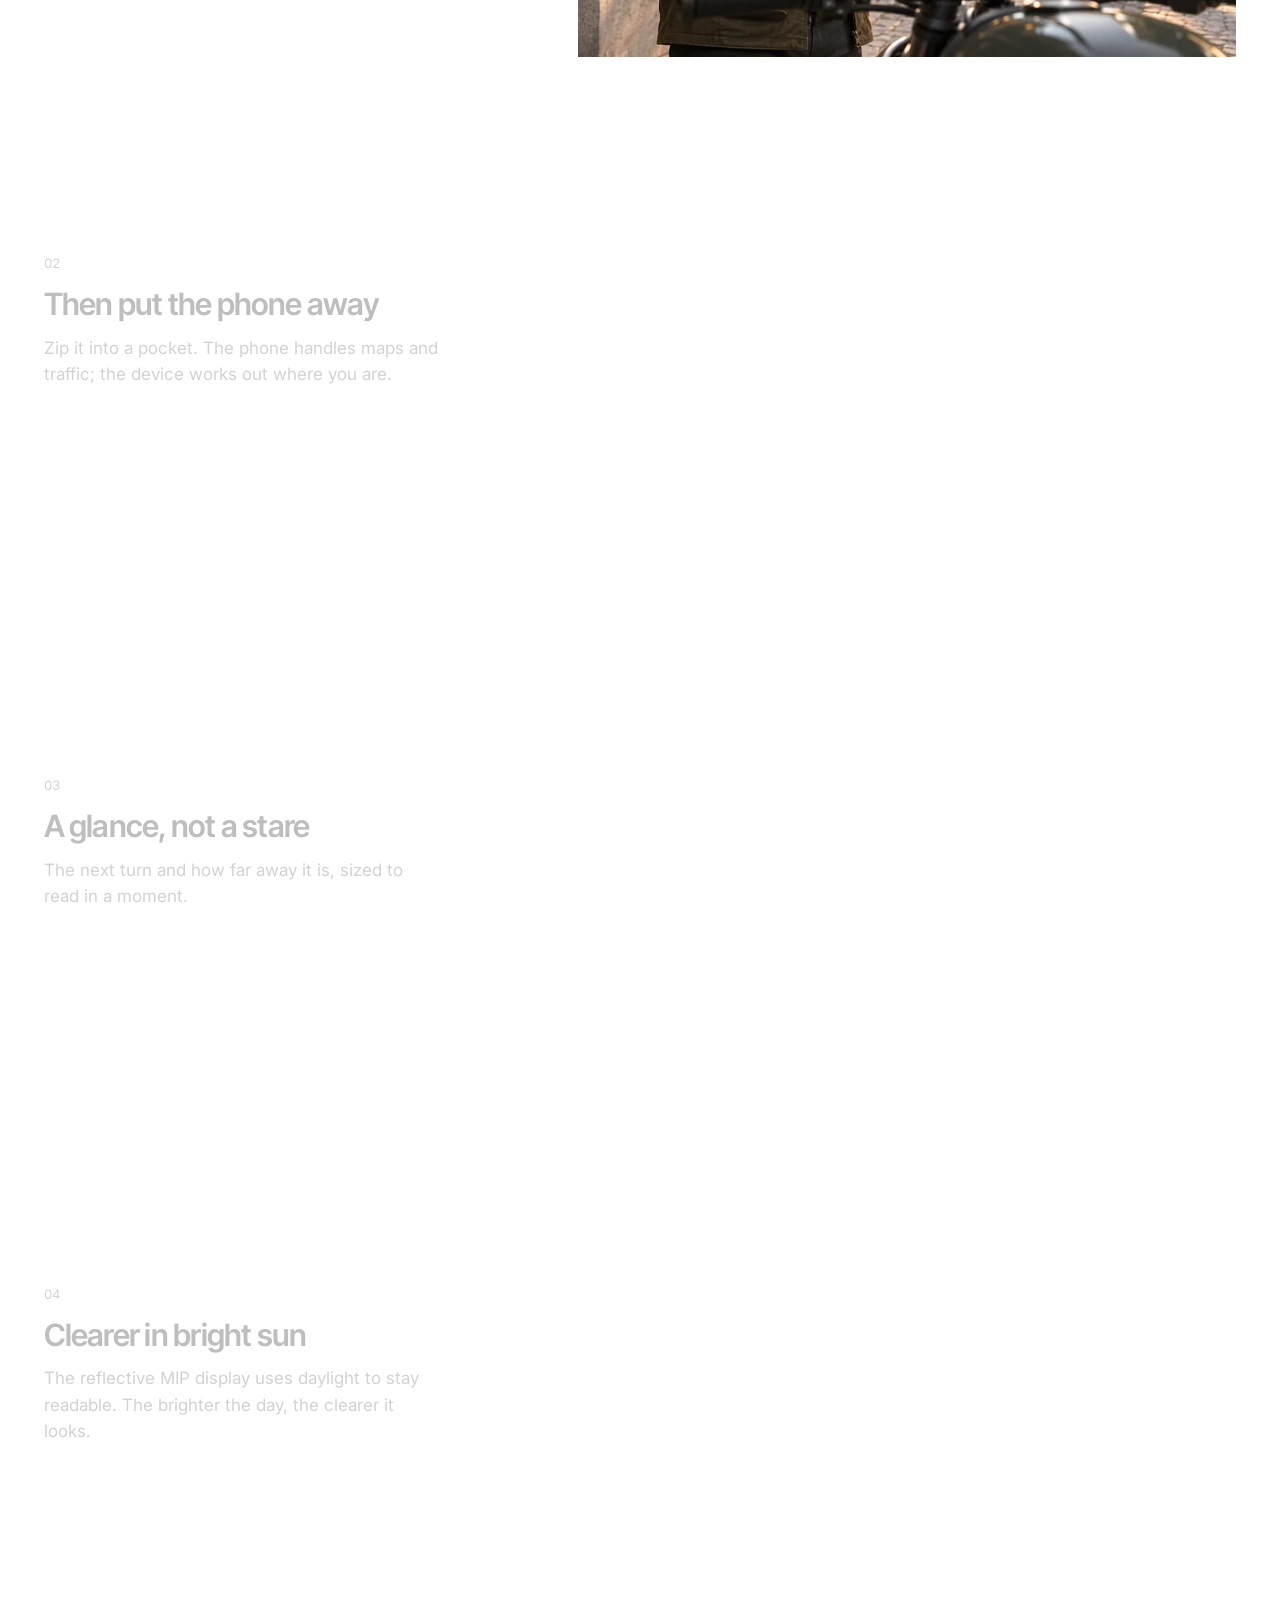
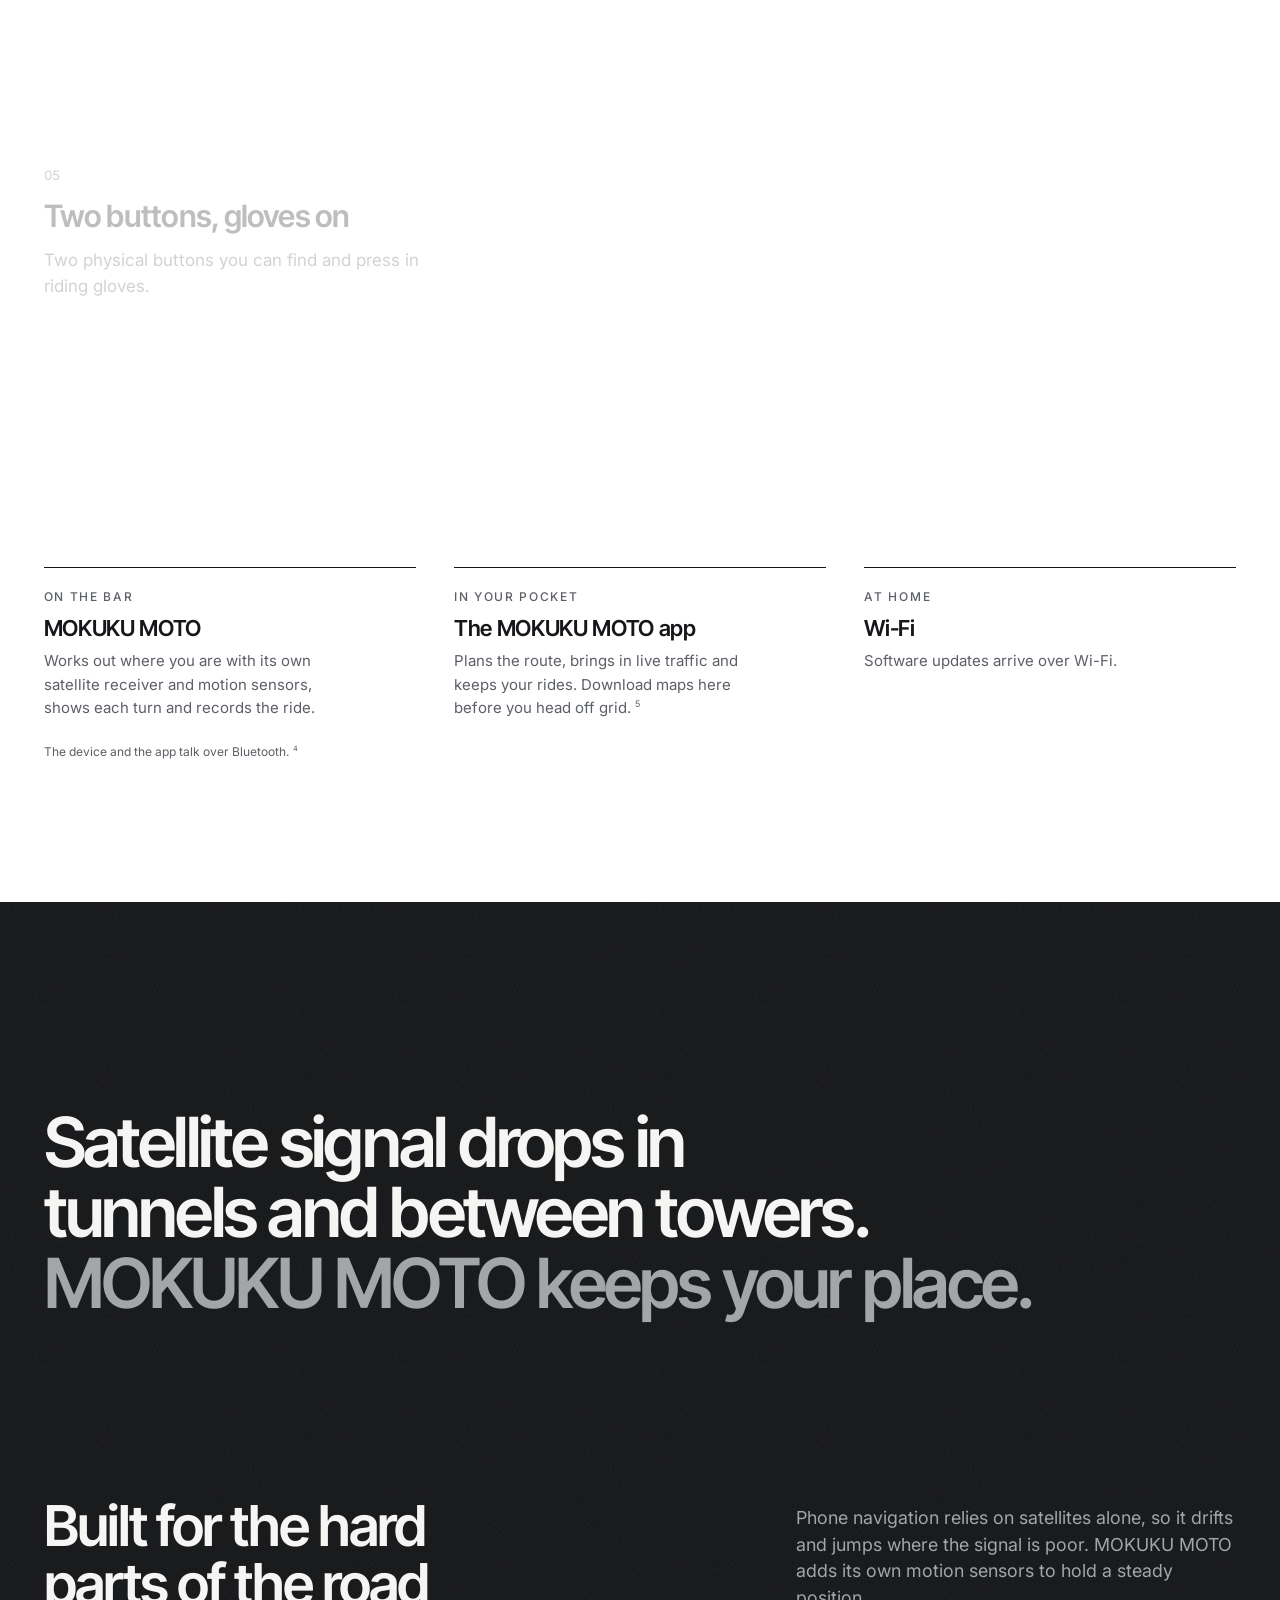
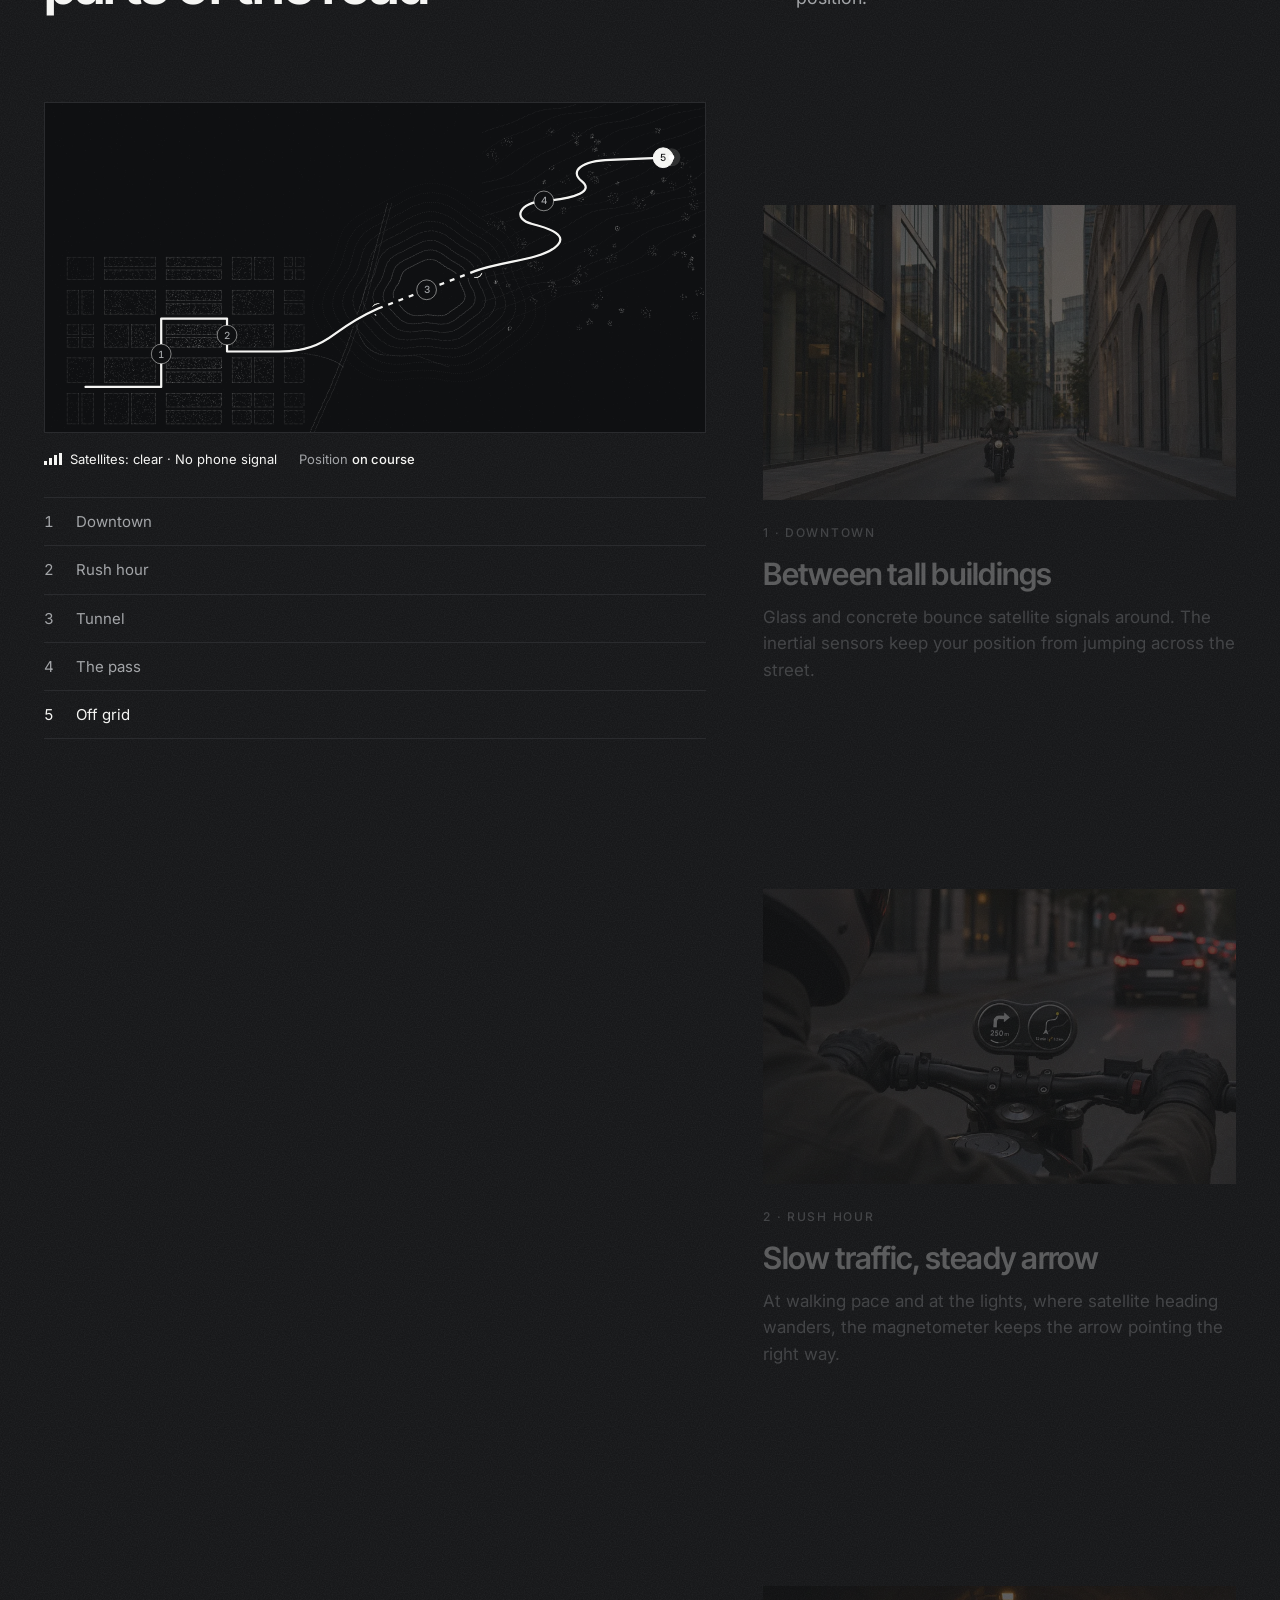
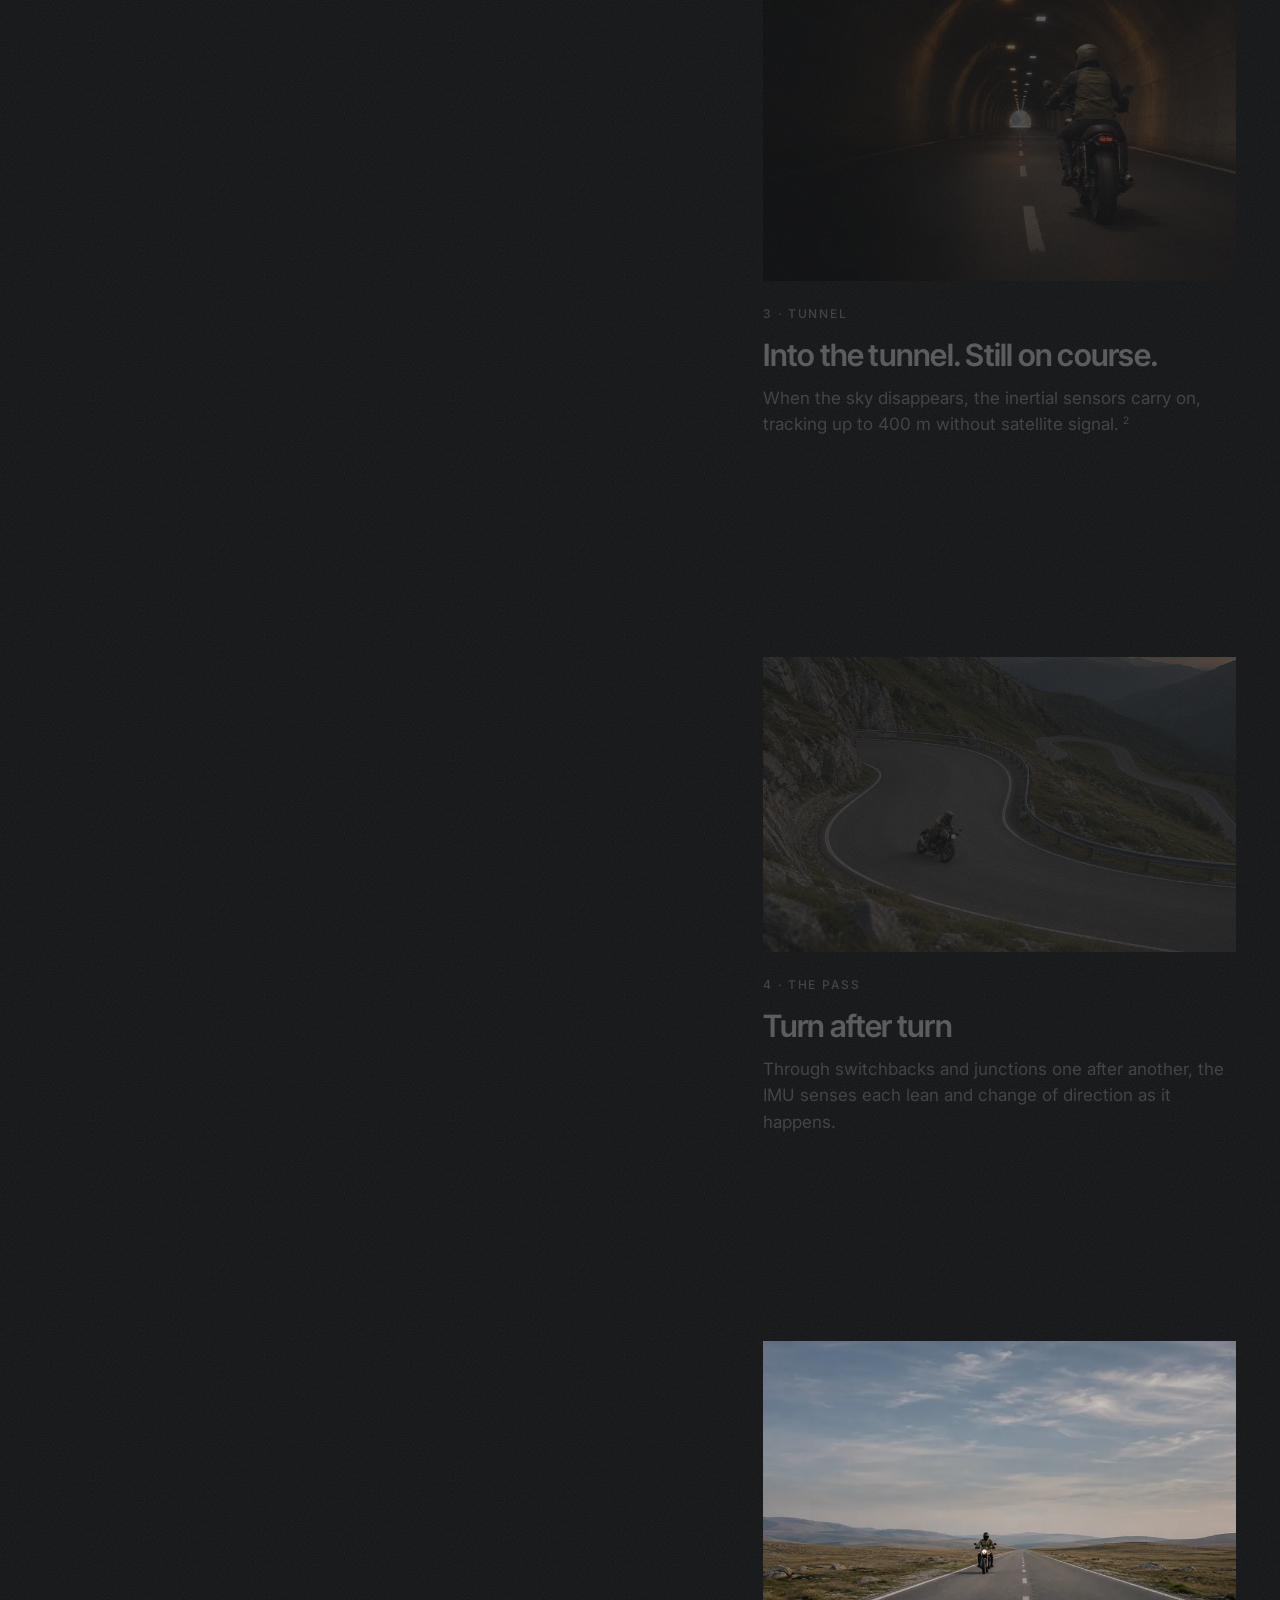
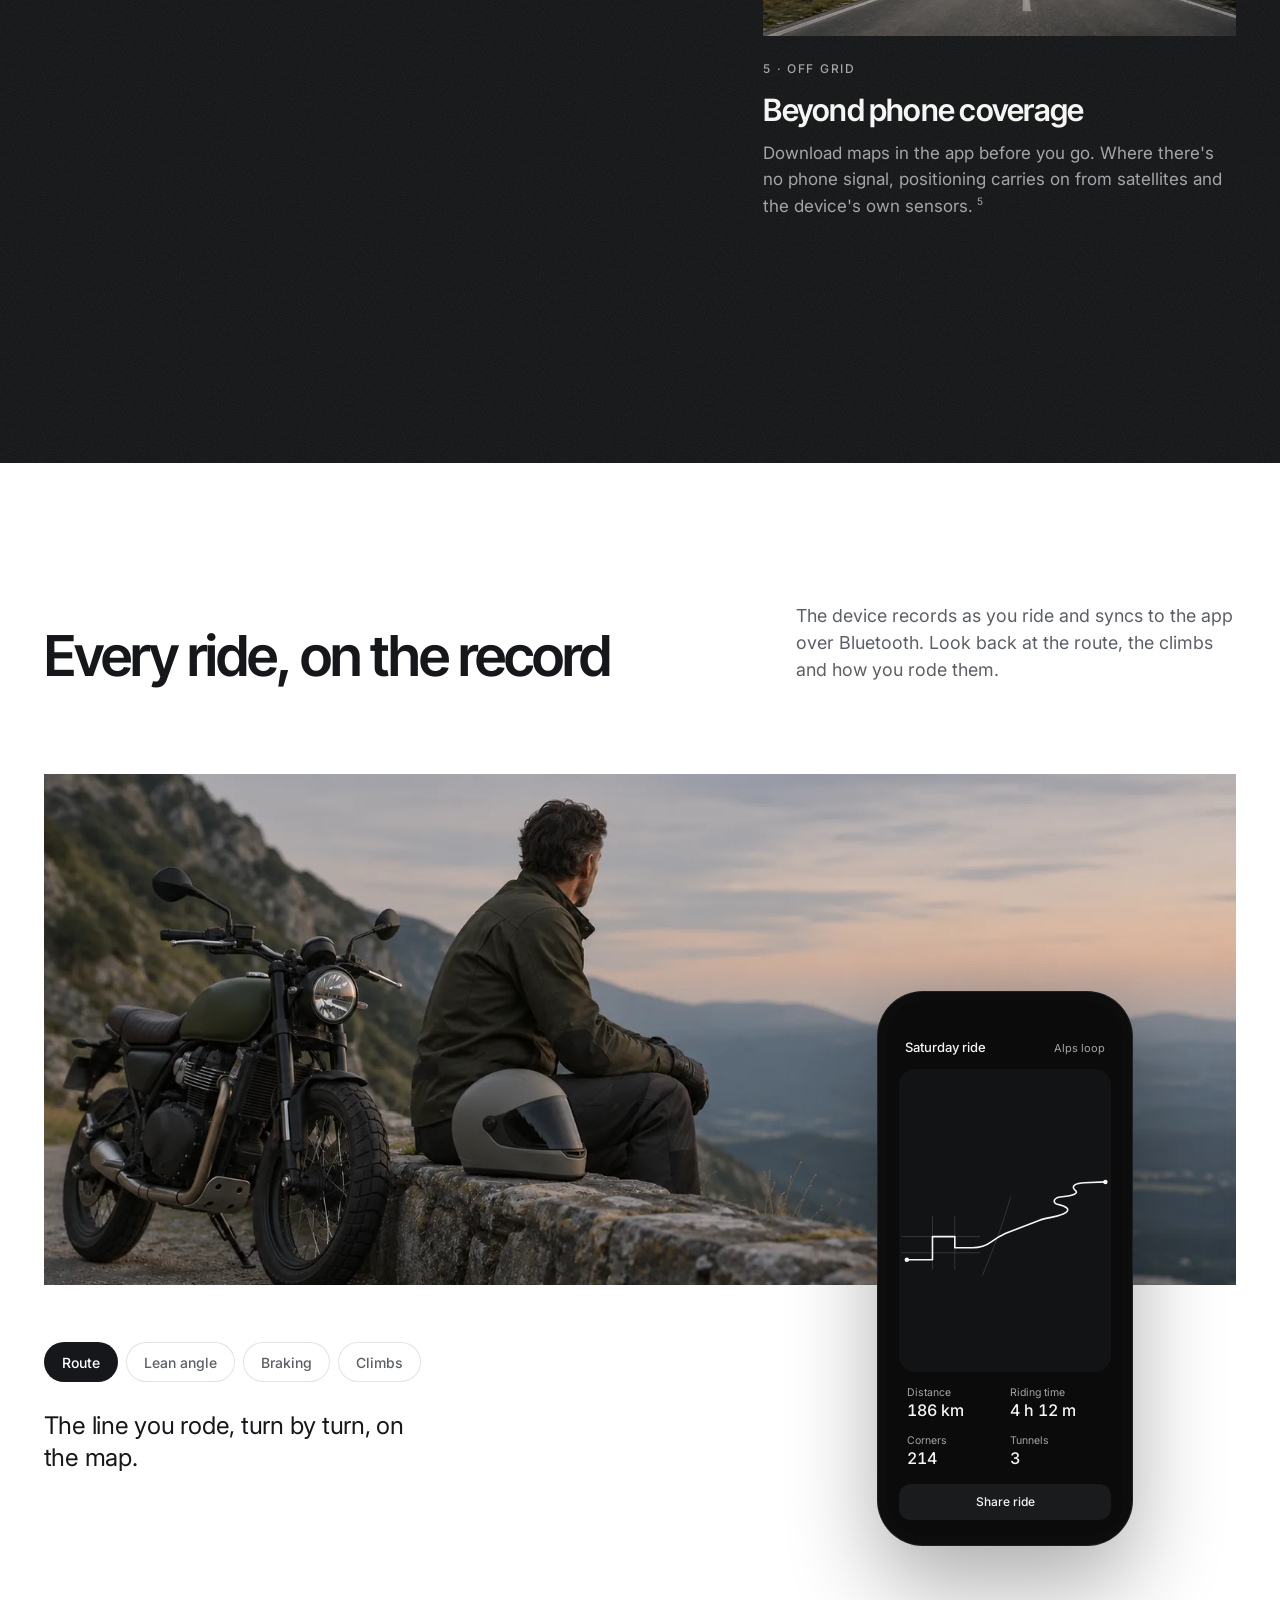
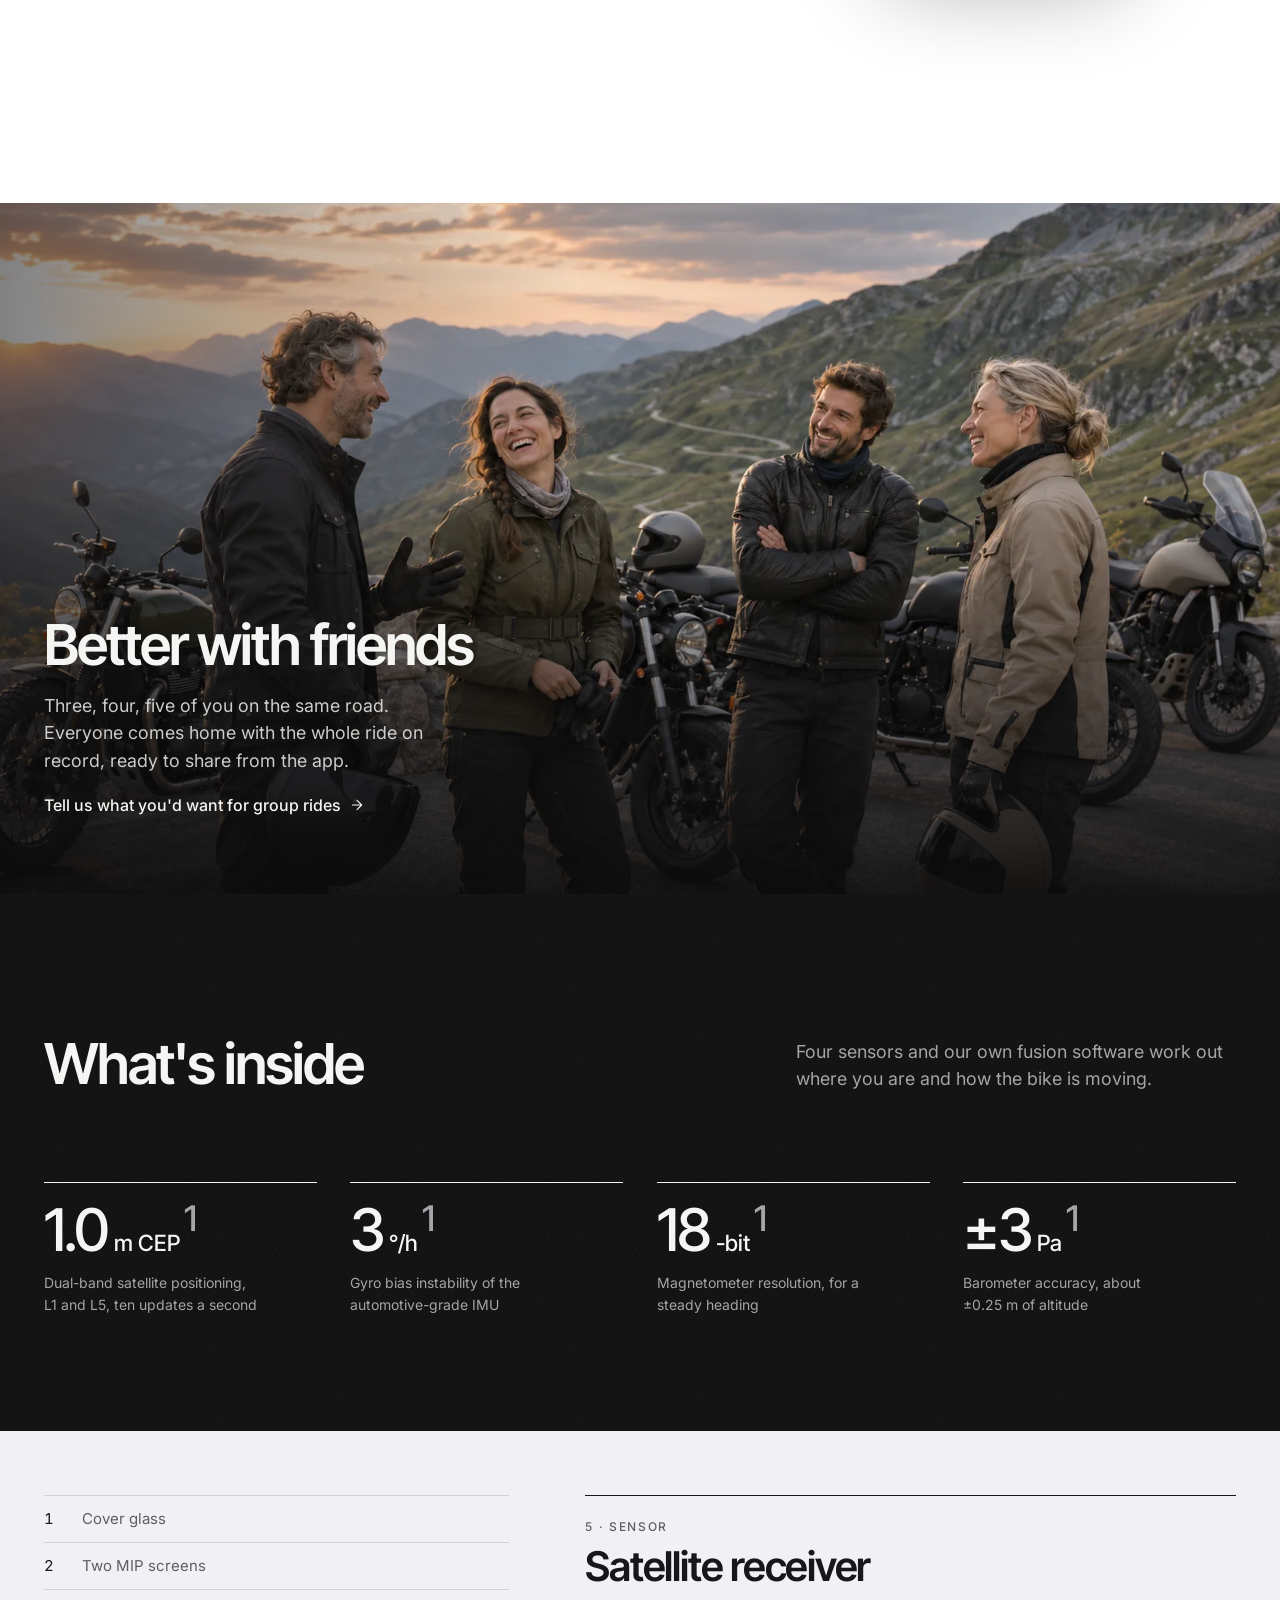
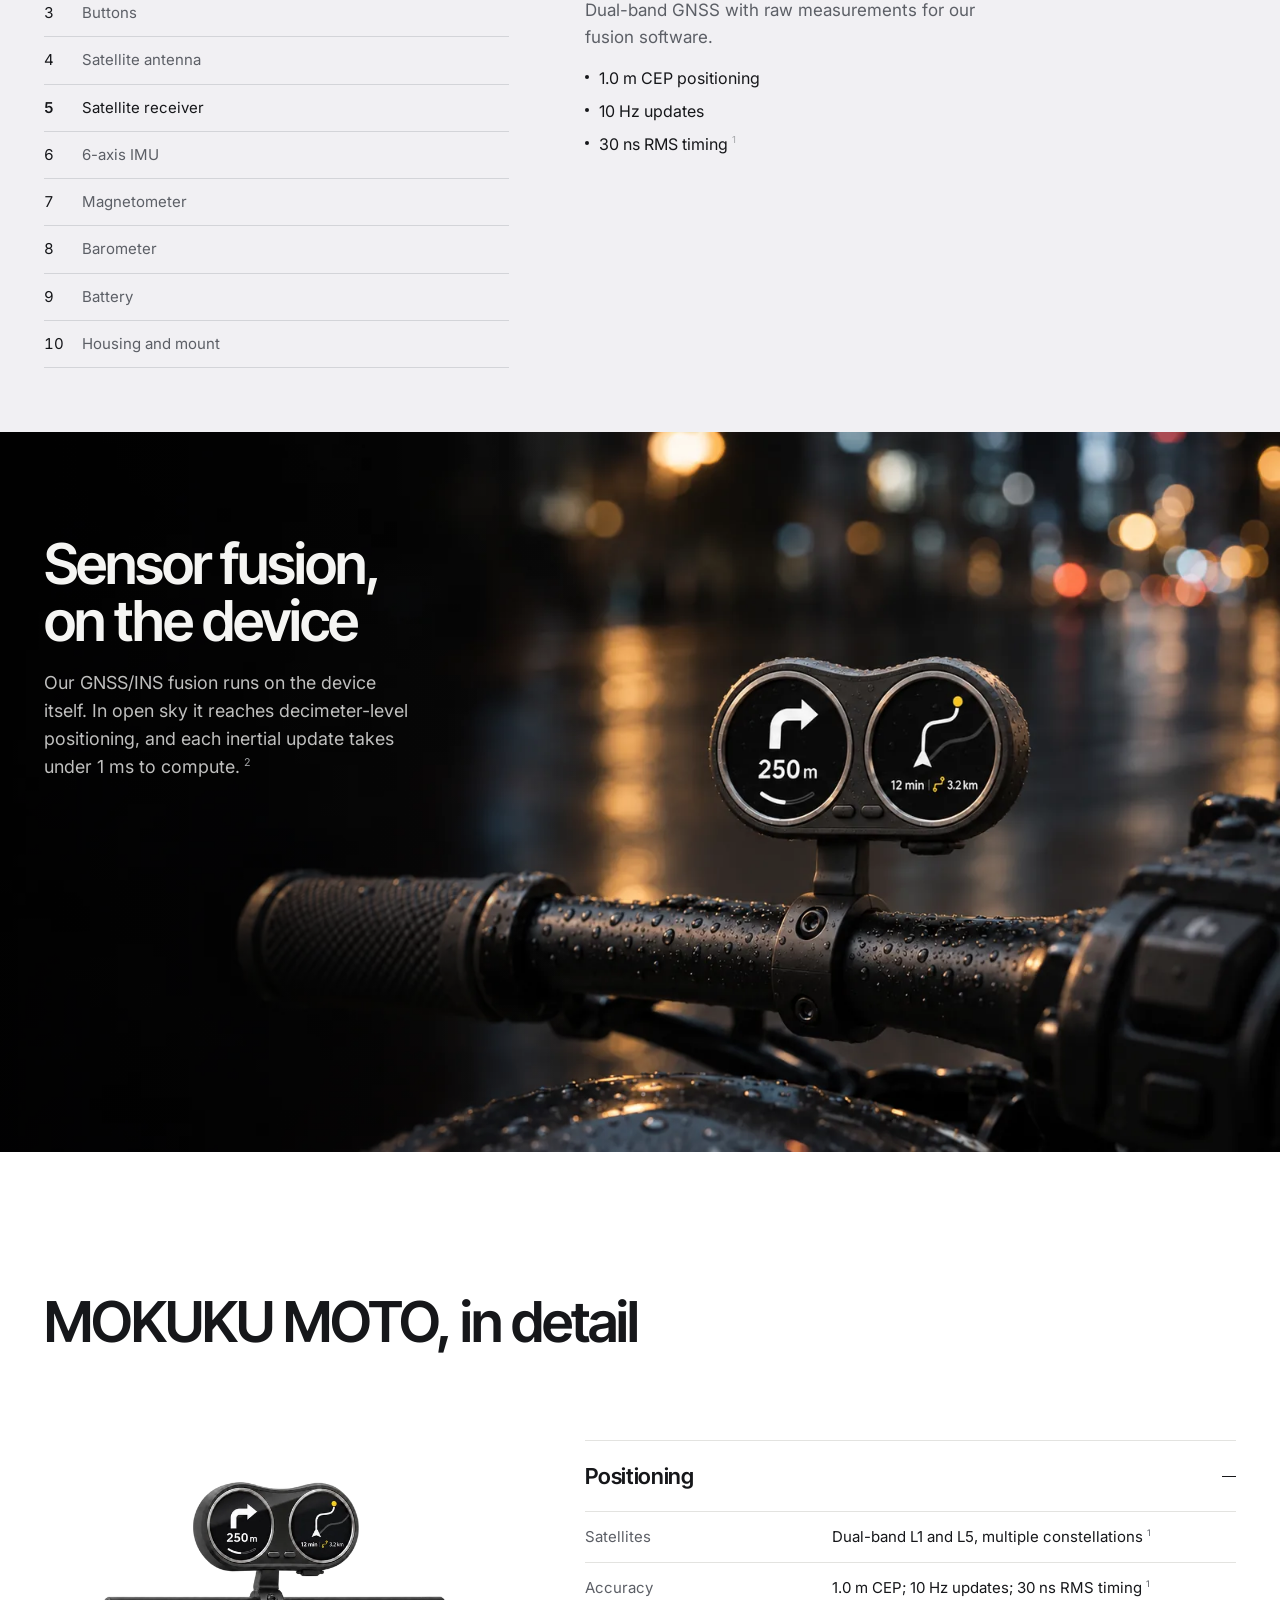
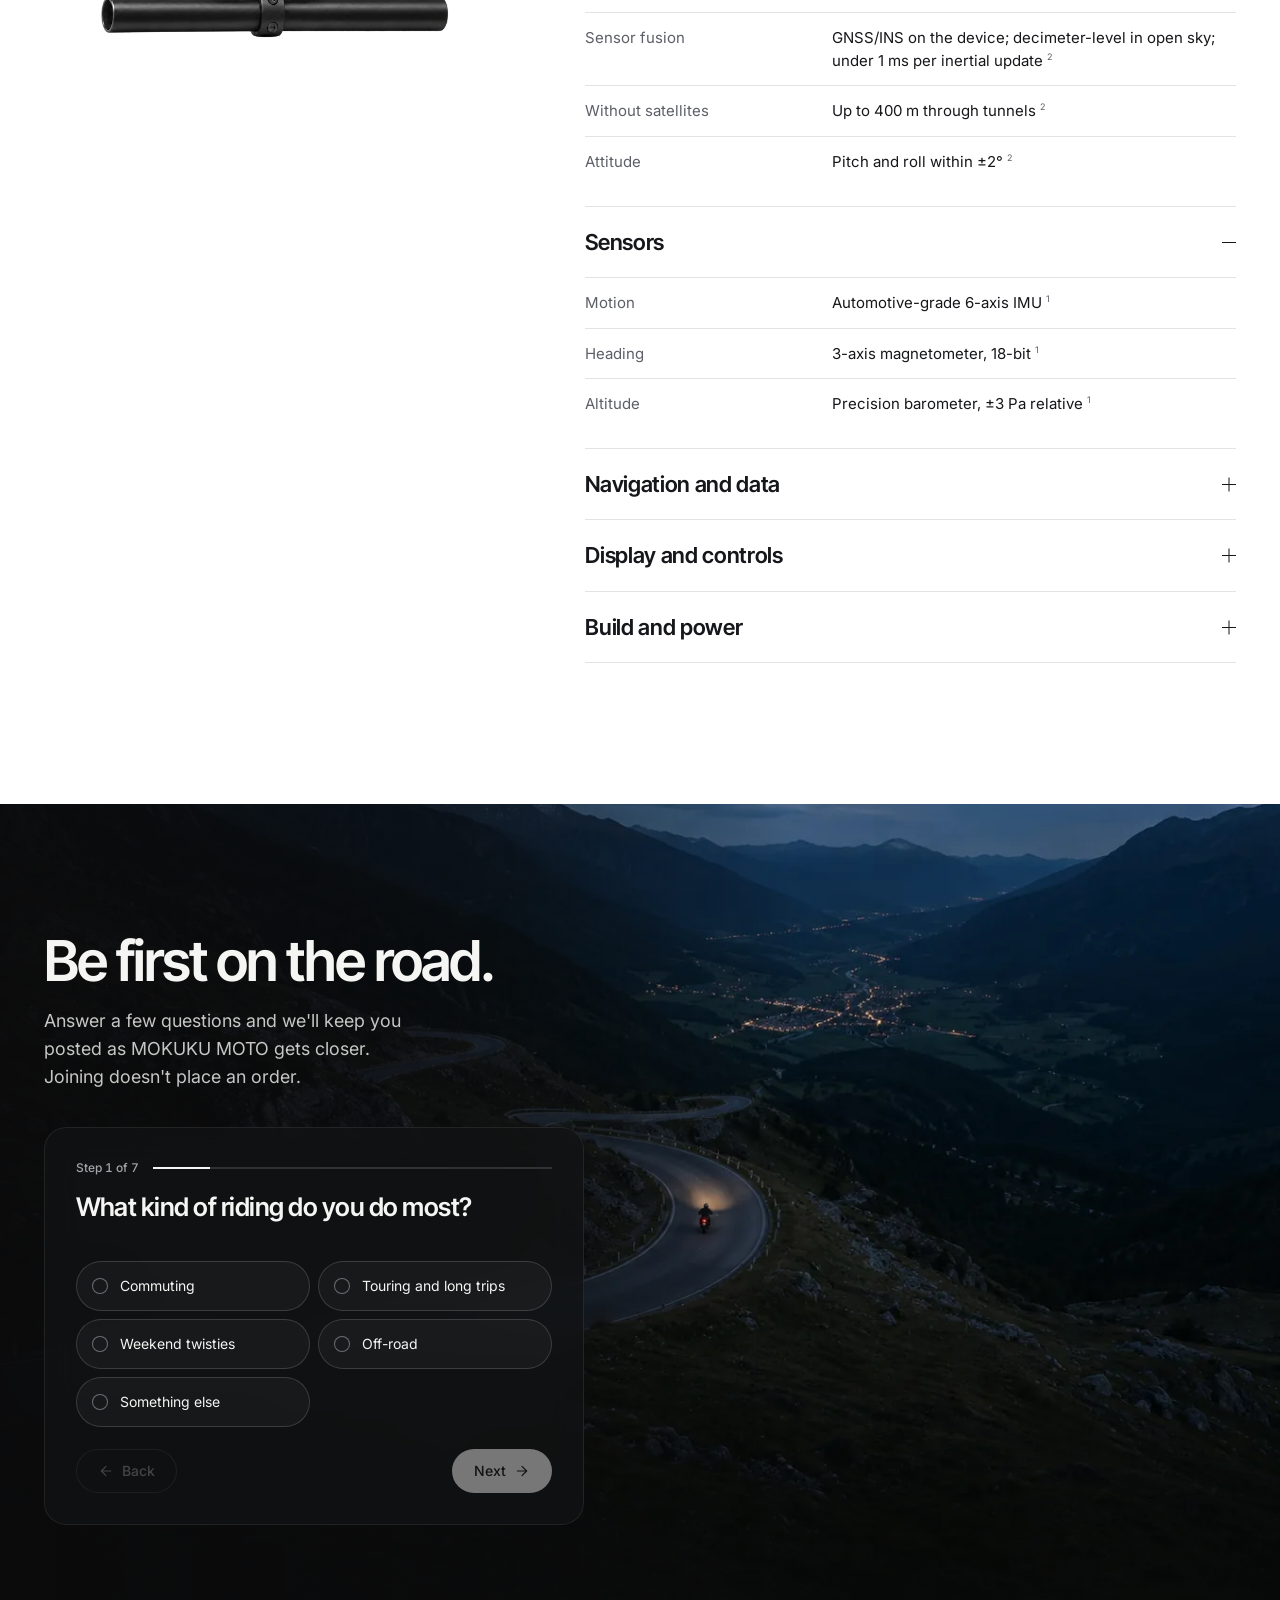
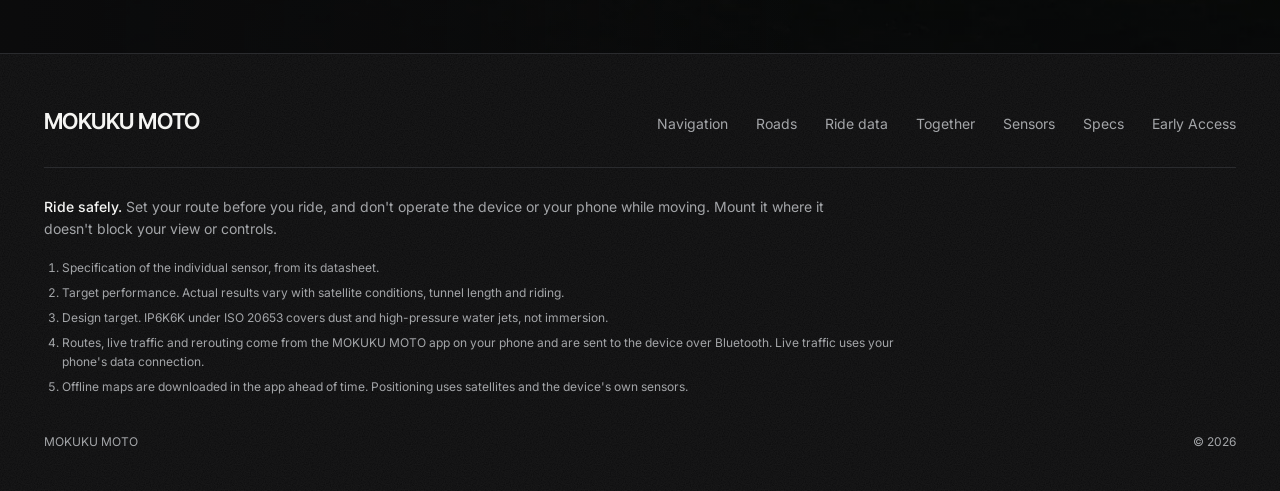
<file: v2/index.html>
<!doctype html>
<html lang="en">
<meta charset="utf-8">
<meta name="viewport" content="width=device-width, initial-scale=1, viewport-fit=cover">
<meta name="robots" content="noindex, nofollow">
<title>MOKUKU MOTO V2</title>
<meta name="claude:viewport-fit-sides" content="cover">
<meta name="description" content="MOKUKU MOTO: precision sensing and confident navigation for motorcycles.">
<link rel="preconnect" href="https://fonts.googleapis.com">
<link rel="preconnect" href="https://fonts.gstatic.com" crossorigin>
<link rel="stylesheet" href="https://fonts.googleapis.com/css2?family=Inter:opsz,wght@14..32,400;14..32,500&family=Inter+Tight:wght@500;600&display=swap">
<style>
/* Layout: one ride, top to bottom. A tight display face over a quiet sans,
   square-cut photographs, pill controls, titles left and leads right.
   Same palette as before: near-black, white, two greys, no accent. */
:root {
  color-scheme: dark;
  --font: 'Inter', ui-sans-serif, system-ui, -apple-system, 'Segoe UI', sans-serif;
  --display: 'Inter Tight', 'Inter', ui-sans-serif, system-ui, -apple-system, sans-serif;

  --fs-hero: clamp(56px, 9.6vw, 152px);
  --fs-h2: clamp(34px, 4.4vw, 64px);
  --fs-h3: clamp(24px, 2.4vw, 36px);
  --fs-stat: clamp(40px, 4.6vw, 68px);
  --fs-lead: clamp(17px, 1.4vw, 20px);
  --fs-body: 16px;
  --fs-ui: 14px;
  --fs-fine: 12px;

  --white: #ffffff;
  --soft: #f4f4f2;
  --paper: #f1f0f3;
  --ink: #16171a;
  --ink-2: #5c5f66;
  --line: #e3e3e0;
  --dusk: #121315;
  --night: #0b0b0c;
  --night-soft: #1a1b1d;
  --night-ink: #f5f5f3;
  --night-ink-2: #a3a5a8;
  --night-line: #2a2b2e;

  --max: 1344px;
  --g: clamp(16px, 3.4vw, 48px);
  --gl: max(var(--g), env(safe-area-inset-left, 0px));
  --gr: max(var(--g), env(safe-area-inset-right, 0px));
  --top: env(safe-area-inset-top, 0px);
  --ease: cubic-bezier(0.165, 0.84, 0.44, 1);
  --dur: 250ms;
  --grain: url("data:image/svg+xml,%3Csvg xmlns='http://www.w3.org/2000/svg' width='180' height='180'%3E%3Cfilter id='n'%3E%3CfeTurbulence type='fractalNoise' baseFrequency='0.85' numOctaves='2' stitchTiles='stitch'/%3E%3CfeColorMatrix values='0 0 0 0 1 0 0 0 0 1 0 0 0 0 1 0.07 0 0 0 0'/%3E%3C/filter%3E%3Crect width='100%25' height='100%25' filter='url(%23n)'/%3E%3C/svg%3E");

  --bg: var(--white);
  --fg: var(--ink);
  --fg-2: var(--ink-2);
  --rule: var(--line);
}

*, *::before, *::after { box-sizing: border-box; }
html { scroll-behavior: smooth; scroll-padding-top: 72px; -webkit-text-size-adjust: 100%; }
body {
  margin: 0; background: var(--night); color: var(--fg);
  font-family: var(--font); font-size: var(--fs-body); line-height: 1.55;
  font-optical-sizing: auto; -webkit-font-smoothing: antialiased; text-rendering: optimizeLegibility;
  overflow-x: clip;
}
img { display: block; max-width: 100%; }
h1, h2, h3, h4, p, dl, dd, figure, ol, ul { margin: 0; }
ol, ul { padding: 0; list-style: none; }
a { color: inherit; }
button { font: inherit; color: inherit; }
:is(a, button, input, select, summary):focus-visible { outline: 2px solid currentColor; outline-offset: 3px; }

/* ---------- bands ---------- */
.light, .soft, .dusk, .dark { background-color: var(--bg); color: var(--fg); }
.light { --bg: var(--white); color-scheme: light; }
.soft { --bg: var(--soft); color-scheme: light; }
.dusk { --bg: var(--dusk); --fg: var(--night-ink); --fg-2: var(--night-ink-2); --rule: var(--night-line); background-image: var(--grain); }
.dark { --bg: var(--night); --fg: var(--night-ink); --fg-2: var(--night-ink-2); --rule: var(--night-line); background-image: var(--grain); }

.wrap { max-width: calc(var(--max) + 96px); margin-left: auto; margin-right: auto; padding-left: var(--gl); padding-right: var(--gr); }
.section { padding-block: clamp(96px, 11vw, 168px); }

/* ---------- type ---------- */
.h2 { font: 600 var(--fs-h2) / 1.02 var(--display); letter-spacing: -0.035em; text-wrap: balance; }
.h3 { font: 600 var(--fs-h3) / 1.08 var(--display); letter-spacing: -0.025em; text-wrap: balance; }
.lead { font-size: var(--fs-lead); line-height: 1.5; color: var(--fg-2); max-width: 40ch; }
.text { color: var(--fg-2); max-width: 44ch; }
.fine { font-size: var(--fs-fine); color: var(--fg-2); line-height: 1.5; }
.note { font-size: 0.6em; line-height: 0; margin-left: 2px; vertical-align: super; }
.note a { color: var(--fg-2); text-decoration: none; padding: 0 2px; }
.note a:hover { color: var(--fg); }
.head {
  display: grid; grid-template-columns: minmax(0, 7fr) minmax(0, 5fr); gap: clamp(24px, 4vw, 72px); align-items: end;
  margin-bottom: clamp(56px, 7vw, 112px);
}
.head .lead { justify-self: end; }

/* ---------- buttons ---------- */
.pill {
  display: inline-flex; align-items: center; justify-content: center; gap: 8px;
  height: 46px; padding: 0 26px; border-radius: 999px; border: 0;
  font: 500 var(--fs-ui) / 1 var(--font); text-decoration: none; cursor: pointer; white-space: nowrap;
  transition: background-color var(--dur) var(--ease), color var(--dur) var(--ease), box-shadow var(--dur) var(--ease);
}
.pill-solid { background: var(--fg); color: var(--bg); }
.dark .pill-solid, .dusk .pill-solid { background: var(--night-ink); color: var(--ink); }
.pill-solid:hover { background: #ffffff; color: var(--ink); }
.light .pill-solid:hover, .soft .pill-solid:hover { background: #000; color: #fff; }
.pill-line { background: transparent; color: var(--fg); box-shadow: inset 0 0 0 1px var(--rule); }
.pill-line:hover { box-shadow: inset 0 0 0 1px var(--fg); }
.pill-small { height: 34px; padding: 0 16px; font-size: 13px; }
.link { display: inline-flex; align-items: center; gap: 8px; font-weight: 500; text-decoration: none; }
.link svg { transition: transform var(--dur) var(--ease); }
.link:hover svg { transform: translateX(3px); }

.media { position: relative; overflow: hidden; background: var(--night-soft); }
.light .media, .soft .media { background: var(--soft); }
.media > img { width: 100%; height: 100%; object-fit: cover; }

/* ---------- header with the route ---------- */
body::before { content: ''; position: fixed; inset: 0 0 auto; height: var(--top); z-index: 60; background: var(--night); }
.header {
  position: fixed; inset: 0 0 auto; z-index: 50;
  display: grid; grid-template-columns: minmax(0, 1fr) auto minmax(0, 1fr); align-items: center; gap: 24px;
  height: calc(60px + var(--top)); padding-top: var(--top); padding-left: var(--gl); padding-right: var(--gr);
  color: var(--night-ink); --hdr: var(--night);
  transition: background-color var(--dur) var(--ease), color var(--dur) var(--ease);
}
.header[data-scrolled] { background: rgba(18, 19, 21, 0.66); -webkit-backdrop-filter: saturate(160%) blur(24px); backdrop-filter: saturate(160%) blur(24px); --hdr: #1b1c1f; }
.header[data-tone='light'] { color: var(--ink); background: rgba(255, 255, 255, 0.78); box-shadow: 0 1px 0 rgba(0, 0, 0, 0.06); --hdr: #f7f7f6; }
.header:not([data-scrolled]) { background: transparent; box-shadow: none; -webkit-backdrop-filter: none; backdrop-filter: none; }
.wordmark { font: 600 19px / 1 var(--display); letter-spacing: -0.02em; text-decoration: none; white-space: nowrap; justify-self: start; }
.header-cta { justify-self: end; }
.header .pill-solid { background: var(--night-ink); color: var(--ink); }
.header[data-tone='light'] .pill-solid { background: var(--ink); color: #fff; }
.route { position: relative; width: min(46vw, 600px); height: 60px; opacity: 0; pointer-events: none; transition: opacity var(--dur) var(--ease); }
.header[data-pinned] .route { opacity: 1; pointer-events: auto; }
.route-track, .route-fill { position: absolute; left: 0; right: 0; top: 22px; height: 1px; background: currentColor; }
.route-track { opacity: 0.22; }
.route-fill { transform-origin: left center; transform: scaleX(var(--fill, 0)); }
.route-stop {
  position: absolute; top: 0; height: 60px; padding: 18px 0 0; border: 0; background: none; cursor: pointer;
  display: flex; flex-direction: column; align-items: center; gap: 7px; transform: translateX(-50%);
  font-size: 11px; letter-spacing: 0.02em; white-space: nowrap;
}
.route-stop:first-of-type { transform: none; align-items: flex-start; }
.route-stop:last-of-type { transform: translateX(-100%); align-items: flex-end; }
.route-dot { width: 9px; height: 9px; border-radius: 50%; background: var(--hdr); box-shadow: inset 0 0 0 1px currentColor; transition: background-color var(--dur) var(--ease); }
.route-stop[data-passed] .route-dot { background: currentColor; }
.route-label { opacity: 0.55; transition: opacity var(--dur) var(--ease); }
.route-stop[aria-current] .route-label, .route-stop:hover .route-label { opacity: 1; }
.header::after { content: ''; display: none; position: absolute; left: 0; right: 0; bottom: 0; height: 2px; background: currentColor; transform-origin: left center; transform: scaleX(var(--fill, 0)); }

/* ---------- hero: one full photograph, the device on the right third, the words in
   the open sky on the left. Where the screen is too narrow or too tall for that
   (phones, tablets upright), the words sit above a portrait photograph instead,
   so the two never overlap. ---------- */
.hero { position: relative; display: grid; align-items: center; min-height: max(640px, 100svh); }
.hero-frame { position: absolute; inset: 0; }
.hero-frame img { position: absolute; inset: 0; object-position: 70% 50%; }
.hero-frame::after {
  content: ''; position: absolute; inset: 0; pointer-events: none;
  background: linear-gradient(90deg, rgba(244, 244, 242, 0.84) 0%, rgba(244, 244, 242, 0.58) 30%, rgba(244, 244, 242, 0) 52%), linear-gradient(180deg, rgba(244, 244, 242, 0.6) 0%, rgba(244, 244, 242, 0) 16%);
}
.hero-copy { position: relative; z-index: 1; width: min(44vw, 640px); padding: calc(60px + var(--top) + 32px) 0 56px var(--gl); box-sizing: content-box; }
.hero-title { font: 600 clamp(40px, 4.8vw, 84px) / 0.95 var(--display); letter-spacing: -0.045em; white-space: nowrap; }
.hero-line { margin-top: 18px; font-size: clamp(18px, 1.5vw, 22px); line-height: 1.4; max-width: 30ch; color: var(--fg-2); }
.hero-actions { display: flex; flex-wrap: wrap; gap: 12px; margin-top: 32px; }
.media > picture { display: block; width: 100%; height: 100%; }
.media > picture > img { width: 100%; height: 100%; object-fit: cover; }

/* ---------- navigation: steps on the left, the picture holds on the right ---------- */
.steps { display: grid; grid-template-columns: minmax(0, 5fr) minmax(0, 7fr); gap: clamp(32px, 5vw, 96px); }
.steps-media { grid-column: 2; grid-row: 1; position: sticky; top: clamp(96px, calc(50vh - 17vw), 300px); align-self: start; aspect-ratio: 16 / 10; }
.steps-media .media { position: absolute; inset: 0; opacity: 0; transition: opacity 600ms var(--ease); }
.steps-media .media.is-on { opacity: 1; }
.steps-list { grid-column: 1; grid-row: 1; }
.step { min-height: 58vh; display: flex; flex-direction: column; justify-content: center; gap: 14px; padding-block: 32px; transition: opacity 400ms var(--ease); }
.step:first-child { min-height: 46vh; justify-content: flex-start; padding-top: 0; }
.step:last-child { min-height: 46vh; }
.steps.is-live .step:not(.is-on) { opacity: 0.28; }
.step-n { font-size: 13px; color: var(--fg-2); font-variant-numeric: tabular-nums; letter-spacing: 0.04em; }
.step .text { font-size: 17px; max-width: 36ch; }
.step-m { display: none; aspect-ratio: 16 / 10; margin-bottom: 8px; }

.roles { display: grid; grid-template-columns: repeat(3, minmax(0, 1fr)); gap: clamp(20px, 3vw, 48px); margin-top: clamp(96px, 10vw, 160px); }
.role { border-top: 1px solid var(--fg); padding-top: 20px; display: grid; gap: 8px; align-content: start; }
.role-k { font-size: 12px; font-weight: 500; letter-spacing: 0.14em; text-transform: uppercase; color: var(--fg-2); }
.role h3 { font: 600 22px / 1.2 var(--display); letter-spacing: -0.015em; }
.role p { color: var(--fg-2); font-size: 15px; max-width: 34ch; }
.roles-note { margin-top: 24px; }

/* ---------- statement ---------- */
.statement { padding-top: clamp(140px, 16vw, 260px); padding-bottom: clamp(140px, 14vw, 220px); }
.statement-text { font: 600 clamp(36px, 5.4vw, 88px) / 1.02 var(--display); letter-spacing: -0.04em; max-width: 16em; text-wrap: balance; }
.statement-text span { display: block; color: var(--fg-2); }

/* ---------- roads: the ride, stop by stop ---------- */
.trip { display: grid; grid-template-columns: minmax(0, 7fr) minmax(0, 5fr); gap: clamp(32px, 4.5vw, 80px); }
.trip-map { position: sticky; top: clamp(96px, calc(50vh - 15vw), 260px); align-self: start; z-index: 2; }
.map-stage { position: relative; aspect-ratio: 2 / 1; background: #0f1012; border: 1px solid var(--night-line); }
.map-stage canvas, .map-stage svg { position: absolute; inset: 0; width: 100%; height: 100%; display: block; }
.r-casing, .r-dim, .r-done, .r-gap { fill: none; stroke-linecap: round; stroke-linejoin: round; vector-effect: non-scaling-stroke; }
.r-casing { stroke: #0f1012; stroke-width: 8; }
.r-dim { stroke: rgba(245, 245, 243, 0.26); stroke-width: 1.6; }
.r-done { stroke: var(--night-ink); stroke-width: 2.2; }
.r-gap { stroke: #0f1012; stroke-width: 4; stroke-dasharray: 6 5; stroke-linecap: butt; }
.pt circle { fill: #0f1012; stroke: rgba(245, 245, 243, 0.5); stroke-width: 1; vector-effect: non-scaling-stroke; transition: fill var(--dur) var(--ease); }
.pt text { fill: var(--night-ink-2); font: 500 24px var(--font); font-variant-numeric: tabular-nums; }
.pt.is-on circle { fill: var(--night-ink); stroke: var(--night-ink); }
.pt.is-on text { fill: var(--night); }
.pt { cursor: pointer; }
.rider-halo { fill: rgba(245, 245, 243, 0.14); }
.rider-dot { fill: #ffffff; }
.map-status { display: flex; flex-wrap: wrap; align-items: center; gap: 10px 22px; margin-top: 16px; font-size: 13px; color: var(--fg-2); }
.map-status strong { color: var(--fg); font-weight: 500; }
.bars { display: inline-flex; align-items: flex-end; gap: 2px; height: 12px; margin-right: 8px; vertical-align: -1px; }
.bars i { width: 3px; background: currentColor; opacity: 0.22; transition: opacity var(--dur) var(--ease); }
.bars i:nth-child(1) { height: 4px; } .bars i:nth-child(2) { height: 7px; } .bars i:nth-child(3) { height: 10px; } .bars i:nth-child(4) { height: 12px; }
.bars[data-level='1'] i:nth-child(-n+1), .bars[data-level='2'] i:nth-child(-n+2), .bars[data-level='3'] i:nth-child(-n+3), .bars[data-level='4'] i { opacity: 1; }
.sig { display: inline-flex; align-items: center; color: var(--fg); }
.trip-legend { margin-top: 28px; border-bottom: 1px solid var(--rule); }
.trip-legend button {
  display: flex; gap: 14px; width: 100%; padding: 12px 0; border: 0; border-top: 1px solid var(--rule); background: none;
  text-align: left; font-size: 15px; color: var(--fg-2); cursor: pointer; transition: color var(--dur) var(--ease);
}
.trip-legend button b { font-weight: 400; font-variant-numeric: tabular-nums; width: 1.2em; }
.trip-legend button[aria-current], .trip-legend button:hover { color: var(--fg); }
.stop { min-height: 76vh; display: flex; flex-direction: column; justify-content: center; gap: 14px; padding-block: 40px; transition: opacity 400ms var(--ease); }
.trip.is-live .stop:not(.is-on) { opacity: 0.3; }
.stop .media { aspect-ratio: 16 / 10; margin-bottom: 10px; }
.stop-k { font-size: 12px; font-weight: 500; letter-spacing: 0.14em; text-transform: uppercase; color: var(--fg-2); }
.stop .text { font-size: 17px; }

/* ---------- ride data ---------- */
.ride { position: relative; }
.ride-photo { aspect-ratio: 21 / 9; }
.ride-photo > img { object-position: 20% 62%; }
.ride-panel { margin-top: clamp(40px, 4.5vw, 72px); max-width: 54%; min-height: clamp(280px, 25vw, 380px); }
.tabs { display: flex; flex-wrap: wrap; gap: 8px; }
.tab { height: 40px; padding: 0 18px; border-radius: 999px; border: 0; background: transparent; box-shadow: inset 0 0 0 1px var(--rule); font-size: 14px; font-weight: 500; color: var(--fg-2); cursor: pointer; transition: all var(--dur) var(--ease); }
.tab:hover { color: var(--fg); box-shadow: inset 0 0 0 1px var(--fg); }
.tab[aria-selected='true'] { background: var(--fg); color: var(--bg); box-shadow: none; }
.tab-copy { margin-top: 28px; }
.tab-copy p { font-size: clamp(20px, 1.9vw, 28px); line-height: 1.3; letter-spacing: -0.01em; max-width: 26ch; color: var(--fg); }
.phone {
  position: absolute; right: calc(var(--gr) + 5%); top: clamp(150px, 17vw, 250px);
  width: clamp(232px, 20vw, 292px); aspect-ratio: 9 / 19.5; padding: 10px; border-radius: 46px;
  background: #0d0d0e; box-shadow: 0 40px 90px rgba(0, 0, 0, 0.32), inset 0 0 0 1px rgba(255, 255, 255, 0.08);
}
.phone-screen { position: relative; height: 100%; border-radius: 36px; overflow: hidden; background: var(--night); color: var(--night-ink); font-size: 12px; line-height: 1.35; display: flex; flex-direction: column; }
.phone-top { display: flex; justify-content: space-between; align-items: baseline; padding: 38px 18px 12px; }
.phone-top strong { font-weight: 500; font-size: 13px; }
.phone-top span { color: var(--night-ink-2); font-size: 11px; }
.view { display: none; flex: 1; flex-direction: column; min-height: 0; padding: 0 12px 16px; animation: view-in 360ms var(--ease); }
.view.is-on { display: flex; }
@keyframes view-in { from { opacity: 0; transform: translateY(6px); } to { opacity: 1; transform: none; } }
.v-card { border-radius: 16px; background: var(--dusk); position: relative; overflow: hidden; }
.v-map { flex: 1; min-height: 0; }
.v-map svg, .v-chart svg { position: absolute; inset: 0; width: 100%; height: 100%; }
.v-map path, .v-chart path { fill: none; stroke: var(--night-ink); stroke-width: 1.6; stroke-linecap: round; stroke-linejoin: round; vector-effect: non-scaling-stroke; }
.v-map .ctx { stroke: rgba(245, 245, 243, 0.14); stroke-width: 1; }
.v-map circle { fill: var(--night-ink); }
.v-big { padding: 18px 8px 4px; }
.v-big b { display: block; font: 600 40px / 1 var(--display); letter-spacing: -0.03em; font-variant-numeric: tabular-nums; }
.v-big span { color: var(--night-ink-2); font-size: 11.5px; }
.v-stats { display: grid; grid-template-columns: repeat(2, minmax(0, 1fr)); gap: 12px 10px; padding: 14px 8px 4px; }
.v-stats dt { color: var(--night-ink-2); font-size: 10.5px; }
.v-stats dd { font-size: 16px; font-weight: 500; font-variant-numeric: tabular-nums; }
.v-chart { height: 120px; margin-top: 10px; }
.v-chart .area { fill: rgba(245, 245, 243, 0.08); stroke: none; }
.v-chart .axis { stroke: rgba(245, 245, 243, 0.16); stroke-width: 1; }
.v-gauge { height: 150px; margin-top: 6px; }
.v-gauge .tick { stroke: rgba(245, 245, 243, 0.3); stroke-width: 1.2; vector-effect: non-scaling-stroke; }
.v-gauge .arc { stroke: rgba(245, 245, 243, 0.16); stroke-width: 10; fill: none; }
.v-gauge .used { stroke: var(--night-ink); stroke-width: 10; fill: none; stroke-linecap: round; }
.v-gauge text { fill: var(--night-ink-2); font: 500 11px var(--font); }
.v-strip { margin-top: 12px; padding: 14px 12px; }
.v-strip svg { display: block; width: 100%; height: 34px; }
.v-strip .base { stroke: rgba(245, 245, 243, 0.2); stroke-width: 1; }
.v-strip .ev { stroke: rgba(245, 245, 243, 0.55); stroke-width: 2; }
.v-strip .ev-max { stroke: var(--night-ink); stroke-width: 3; }
.v-row { display: flex; justify-content: space-between; color: var(--night-ink-2); font-size: 10.5px; margin-top: 6px; }
.v-foot { margin-top: auto; padding: 10px 0 0; }
.v-share { padding: 10px 0; border-radius: 12px; background: var(--night-soft); text-align: center; font-weight: 500; }

/* ---------- together: one full picture ---------- */
.together { position: relative; min-height: clamp(560px, 54vw, 940px); display: grid; align-items: end; background: var(--night); color: var(--night-ink); }
.together .media { position: absolute; inset: 0; }
.together .media > img { object-position: 50% 40%; }
.together::after { content: ''; position: absolute; inset: 0; pointer-events: none; background: linear-gradient(0deg, rgba(11, 11, 12, 0.9) 0%, rgba(11, 11, 12, 0.4) 34%, rgba(11, 11, 12, 0) 58%), linear-gradient(90deg, rgba(11, 11, 12, 0.5) 0%, rgba(11, 11, 12, 0) 45%); }
.together-copy { position: relative; z-index: 1; width: 100%; padding-bottom: clamp(48px, 6vw, 96px); display: grid; gap: 18px; justify-items: start; }
.together-copy p { color: rgba(245, 245, 243, 0.82); font-size: var(--fs-lead); max-width: 38ch; }
.together-copy .link { color: var(--night-ink); }

/* ---------- sensors ---------- */
.figures { display: grid; grid-template-columns: repeat(4, minmax(0, 1fr)); gap: clamp(20px, 2.6vw, 40px); }
.figure { border-top: 1px solid var(--fg); padding-top: 18px; }
.figure b { display: block; font: 500 var(--fs-stat) / 1 var(--display); letter-spacing: -0.035em; font-variant-numeric: lining-nums; white-space: nowrap; }
.figure b small { font-size: 0.38em; letter-spacing: 0; margin-left: 6px; font-weight: 500; }
.figure span { display: block; margin-top: 12px; font-size: var(--fs-ui); color: var(--fg-2); max-width: 24ch; }
.bench { margin-top: clamp(80px, 9vw, 140px); background: var(--paper); color: var(--ink); color-scheme: light; padding-block: clamp(40px, 5vw, 80px); }
.bench-box { position: relative; }
.bench-stage { position: relative; aspect-ratio: 2 / 1; }
.bench-stage .media { position: absolute; inset: 0; background: none; }
.bench-stage .media > img {
  object-fit: contain;
  -webkit-mask-image: linear-gradient(90deg, transparent, #000 4%, #000 96%, transparent), linear-gradient(180deg, transparent, #000 5%, #000 95%, transparent);
  -webkit-mask-composite: source-in;
  mask-image: linear-gradient(90deg, transparent, #000 4%, #000 96%, transparent), linear-gradient(180deg, transparent, #000 5%, #000 95%, transparent);
  mask-composite: intersect;
}
.part {
  position: absolute; z-index: 2; transform: translate(-50%, -50%);
  display: grid; place-items: center; width: 26px; height: 26px; padding: 0; border-radius: 50%;
  border: 1px solid rgba(22, 23, 26, 0.4); background: var(--paper); color: var(--ink);
  font-size: 11px; font-variant-numeric: tabular-nums; line-height: 1; cursor: pointer;
  transition: background-color var(--dur) var(--ease), color var(--dur) var(--ease), transform var(--dur) var(--ease);
}
.part:hover { transform: translate(-50%, -50%) scale(1.12); }
.part[aria-pressed='true'] { background: var(--ink); color: var(--paper); border-color: var(--ink); }
.part-card { position: absolute; z-index: 3; left: 0; bottom: 0; width: min(36%, 400px); padding-top: 16px; border-top: 1px solid var(--ink); display: grid; gap: 8px; }
.part-card .part-k { font-size: 12px; font-weight: 500; letter-spacing: 0.14em; text-transform: uppercase; color: var(--ink-2); }
.part-card h3 { font: 600 26px / 1.1 var(--display); letter-spacing: -0.02em; }
.part-card p { color: var(--ink-2); font-size: 15px; }
.part-card ul { display: grid; gap: 4px; font-size: 14px; }
.part-card li { display: flex; gap: 10px; }
.part-card li::before { content: ''; flex: none; width: 4px; height: 4px; margin-top: 9px; border-radius: 50%; background: var(--ink); }
.bench-legend { display: grid; grid-template-columns: repeat(10, minmax(0, 1fr)); gap: 0 16px; margin-top: 32px; border-top: 1px solid #d3d4d8; }
.bench-legend button { padding: 14px 0 0; border: 0; background: none; text-align: left; font-size: 13px; line-height: 1.35; color: var(--ink-2); cursor: pointer; }
.bench-legend button b { display: block; margin-bottom: 4px; font-weight: 400; color: var(--ink); font-variant-numeric: tabular-nums; }
.bench-legend button[aria-pressed='true'] { color: var(--ink); }
.bench-legend button[aria-pressed='true'] b { font-weight: 600; }
/* Without the exploded photograph: the parts as a list on the left, the chosen part on the right.
   Remove the no-image class from .bench to bring the photograph and its numbers back. */
.bench.no-image .bench-stage { display: none; }
.bench.no-image .wrap { display: grid; grid-template-columns: minmax(0, 5fr) minmax(0, 7fr); gap: clamp(32px, 6vw, 112px); align-items: start; }
.bench.no-image .bench-legend { order: -1; grid-template-columns: minmax(0, 1fr); gap: 0; margin-top: 0; border-top: 0; border-bottom: 1px solid #d3d4d8; }
.bench.no-image .bench-legend button { display: flex; gap: 14px; padding: 13px 0; border-top: 1px solid #d3d4d8; font-size: 15px; transition: color var(--dur) var(--ease); }
.bench.no-image .bench-legend button:hover { color: var(--ink); }
.bench.no-image .bench-legend button b { display: inline-block; width: 1.6em; margin: 0; }
.bench.no-image .part-card { position: static; width: auto; min-height: 260px; align-content: start; padding-top: 22px; }
.bench.no-image .part-card h3 { font-size: clamp(30px, 3.2vw, 48px); letter-spacing: -0.03em; }
.bench.no-image .part-card p { font-size: 17px; max-width: 40ch; }
.bench.no-image .part-card ul { margin-top: 8px; font-size: 16px; gap: 8px; }
.plate { position: relative; height: clamp(560px, 56.25vw, 1200px); background: #000; color: var(--night-ink); }
.plate .media { position: absolute; inset: 0; }
.plate .media > img { object-position: 62% 50%; }
.plate::after { content: ''; position: absolute; inset: 0; pointer-events: none; background: linear-gradient(90deg, rgba(0, 0, 0, 0.72) 0%, rgba(0, 0, 0, 0) 48%); }
.plate-copy { position: absolute; z-index: 1; left: 0; right: 0; top: clamp(72px, 8vw, 128px); }
.plate-copy .h2 { max-width: 9em; }
.plate-copy p { margin-top: 20px; color: rgba(245, 245, 243, 0.78); max-width: 34ch; font-size: var(--fs-lead); }

/* ---------- specs ---------- */
.specs { display: grid; grid-template-columns: minmax(0, 5fr) minmax(0, 7fr); gap: clamp(40px, 6vw, 112px); align-items: start; }
.spec-product { position: sticky; top: 112px; }
.spec-product .media { aspect-ratio: 2 / 1; background: none; }
.spec-product .media > img { object-fit: cover; }
.group { border-top: 1px solid var(--line); }
.group:last-child { border-bottom: 1px solid var(--line); }
.group summary { display: flex; justify-content: space-between; align-items: center; padding: 22px 0; cursor: pointer; list-style: none; font: 600 22px / 1.2 var(--display); letter-spacing: -0.015em; }
.group summary::-webkit-details-marker { display: none; }
.group summary i { position: relative; width: 14px; height: 14px; flex: none; }
.group summary i::before, .group summary i::after { content: ''; position: absolute; left: 0; top: 6.5px; width: 14px; height: 1px; background: currentColor; transition: transform var(--dur) var(--ease); }
.group summary i::after { transform: rotate(90deg); }
.group[open] summary i::after { transform: rotate(0deg); }
.group dl { padding-bottom: 20px; }
.row { display: grid; grid-template-columns: minmax(120px, 0.8fr) minmax(0, 1.4fr); gap: 16px; padding: 13px 0; border-top: 1px solid var(--line); font-size: 15px; }
.row dt { color: var(--ink-2); }
.closeups { display: grid; grid-template-columns: repeat(2, minmax(0, 1fr)); gap: 16px; padding: 4px 0 28px; }
.closeups .media { aspect-ratio: 4 / 5; }
.closeups figcaption { margin-top: 10px; font-size: 13px; color: var(--ink-2); }

/* ---------- early access over the last bend ---------- */
.ea { position: relative; min-height: clamp(760px, 66vw, 1080px); display: grid; align-items: center; background: var(--night); color: var(--night-ink); }
.ea > .media { position: absolute; inset: 0; }
.ea > .media > img { object-position: 60% 62%; }
.ea::after { content: ''; position: absolute; inset: 0; pointer-events: none; background: linear-gradient(90deg, rgba(11, 11, 12, 0.92) 0%, rgba(11, 11, 12, 0.6) 36%, rgba(11, 11, 12, 0) 62%), linear-gradient(0deg, rgba(11, 11, 12, 0.6) 0%, rgba(11, 11, 12, 0) 30%); }
.ea-inner { position: relative; z-index: 1; width: 100%; padding-block: clamp(96px, 10vw, 160px); }
.ea-col { max-width: 540px; display: grid; gap: 18px; }
.ea-col > p { color: rgba(245, 245, 243, 0.8); font-size: var(--fs-lead); max-width: 34ch; }

.early-form {
  margin-top: 18px; padding: clamp(22px, 2.6vw, 32px); border-radius: 22px;
  background: rgba(18, 19, 21, 0.74); box-shadow: inset 0 0 0 1px rgba(255, 255, 255, 0.08);
  -webkit-backdrop-filter: blur(18px); backdrop-filter: blur(18px); color: var(--night-ink);
}
.form-progress-row { display: grid; grid-template-columns: auto minmax(0, 1fr); align-items: center; gap: 14px; font-size: 12px; }
.form-progress-row strong { font-weight: 500; color: var(--night-ink-2); font-variant-numeric: tabular-nums; }
.form-progress { height: 2px; background: rgba(245, 245, 243, 0.14); }
.form-progress span { display: block; height: 100%; background: var(--night-ink); transition: width var(--dur) var(--ease); }
.form-step { margin: 16px 0 0; padding: 0; border: 0; min-width: 0; }
.form-step legend, .form-step h4 { padding: 0; font: 600 clamp(22px, 2vw, 28px) / 1.12 var(--display); letter-spacing: -0.02em; text-wrap: balance; }
.form-step-hint { min-height: 1.5em; margin-top: 6px; color: var(--night-ink-2); font-size: 13px; }
.choice-grid { display: grid; grid-template-columns: repeat(2, minmax(0, 1fr)); gap: 8px; margin-top: 14px; }
.choice-option {
  position: relative; display: flex; align-items: center; gap: 12px; min-height: 50px; padding: 10px 16px;
  border-radius: 999px; box-shadow: inset 0 0 0 1px rgba(245, 245, 243, 0.16); background: rgba(245, 245, 243, 0.03);
  font-size: 14px; line-height: 1.3; cursor: pointer; transition: box-shadow var(--dur) var(--ease), background-color var(--dur) var(--ease);
}
.choice-option:hover { box-shadow: inset 0 0 0 1px rgba(245, 245, 243, 0.4); }
.choice-option input { position: absolute; opacity: 0; pointer-events: none; }
.choice-mark { flex: none; width: 16px; height: 16px; border-radius: 50%; box-shadow: inset 0 0 0 1px #6b6d72; display: grid; place-items: center; }
.choice-option[data-multi] .choice-mark { border-radius: 4px; }
.choice-option.is-selected { box-shadow: inset 0 0 0 1px var(--night-ink); background: rgba(245, 245, 243, 0.1); }
.choice-option.is-selected .choice-mark { background: var(--night-ink); box-shadow: none; }
.choice-option.is-selected .choice-mark::after { content: ''; width: 6px; height: 6px; border-radius: 50%; background: var(--night); }
.choice-option[data-multi].is-selected .choice-mark::after { border-radius: 1px; }
.choice-option:has(input:focus-visible) { outline: 2px solid var(--night-ink); outline-offset: 2px; }
.form-fields { display: grid; gap: 14px; margin-top: 16px; }
.form-fields label { display: grid; gap: 6px; font-size: 13px; color: var(--night-ink-2); }
.form-fields input[type='email'], .form-fields input[type='text'] { height: 48px; padding: 0 18px; border: 0; border-radius: 999px; box-shadow: inset 0 0 0 1px rgba(245, 245, 243, 0.18); background: rgba(245, 245, 243, 0.05); color: var(--night-ink); font: 15px var(--font); }
.form-consent { display: flex !important; align-items: flex-start; gap: 10px !important; line-height: 1.5; cursor: pointer; }
.form-consent input { margin: 3px 0 0; accent-color: var(--night-ink); flex: none; }
.form-error { margin-top: 12px; color: #f0b9a8; font-size: 13px; }
.form-actions { display: flex; justify-content: space-between; gap: 12px; margin-top: 22px; }
.form-actions .pill { height: 44px; padding: 0 22px; }
.form-back { background: transparent; color: var(--night-ink-2); box-shadow: inset 0 0 0 1px rgba(245, 245, 243, 0.18); }
.form-back:disabled { opacity: 0.35; cursor: default; }
.form-next { background: var(--night-ink); color: var(--ink); }
.form-next:disabled { opacity: 0.45; cursor: default; }
.form-done { padding: 6px 0 2px; }
.form-done h4 { font: 600 26px / 1.15 var(--display); letter-spacing: -0.02em; margin-top: 8px; }
.form-done p { margin-top: 10px; color: var(--night-ink-2); font-size: var(--fs-ui); max-width: 42ch; }

/* ---------- footer ---------- */
.footer { padding-block: 56px 40px; border-top: 1px solid var(--night-line); }
.footer-top { display: flex; flex-wrap: wrap; justify-content: space-between; align-items: baseline; gap: 20px 40px; padding-bottom: 32px; border-bottom: 1px solid var(--night-line); }
.footer-top .wordmark { font-size: 22px; }
.footer-links { display: flex; flex-wrap: wrap; gap: 10px 28px; font-size: 14px; }
.footer-links a { color: var(--night-ink-2); text-decoration: none; }
.footer-links a:hover { color: var(--night-ink); }
.footer-safety { margin-top: 28px; font-size: var(--fs-ui); color: var(--night-ink-2); max-width: 90ch; }
.footer-safety strong { color: var(--night-ink); font-weight: 500; }
.footnotes { margin-top: 18px; padding-left: 18px; list-style: decimal; color: var(--night-ink-2); font-size: var(--fs-fine); line-height: 1.6; display: grid; gap: 6px; max-width: 110ch; }
.footnotes li:target { color: var(--night-ink); }
.footer-base { display: flex; justify-content: space-between; margin-top: 36px; }

/* ---------- motion ---------- */
@keyframes rise { from { opacity: 0; transform: translateY(18px); } to { opacity: 1; transform: none; } }
@supports (animation-timeline: view()) {
  @media (prefers-reduced-motion: no-preference) {
    [data-reveal] { animation: rise linear both; animation-timeline: view(); animation-range: entry 0% entry 40%; }
  }
}
@media (prefers-reduced-motion: reduce) {
  html { scroll-behavior: auto; }
  .view { animation: none; }
  .steps-media .media, .step, .stop { transition: none; }
}

/* ---------- smaller screens ---------- */
@media (max-width: 1100px) {
  .bench-legend { grid-template-columns: repeat(5, minmax(0, 1fr)); row-gap: 8px; }
}
@media (max-width: 960px) {
  .route { display: none; }
  .header { grid-template-columns: auto auto; justify-content: space-between; }
  .header[data-pinned]::after { display: block; }
  .head, .together-copy { grid-template-columns: minmax(0, 1fr); }
  .head .lead { justify-self: start; }
  .figures { grid-template-columns: repeat(2, minmax(0, 1fr)); row-gap: 40px; }
  .specs { grid-template-columns: minmax(0, 1fr); }
  .spec-product { position: static; max-width: 560px; }
  .ride-panel { max-width: none; min-height: 0; }
  .ride { display: flex; flex-direction: column; }
  .ride-photo { order: 1; }
  .phone { order: 2; position: relative; right: auto; top: auto; margin: -18% auto 0; }
  .ride-panel { order: 3; }
}
@media (max-width: 860px), (max-aspect-ratio: 13 / 10) {
  .hero { display: block; min-height: 0; }
  .hero-copy { width: auto; padding: calc(60px + var(--top) + 28px) var(--gr) 32px var(--gl); box-sizing: border-box; }
  .hero-frame { position: relative; inset: auto; aspect-ratio: 4 / 5; max-height: 92svh; width: 100%; }
  .hero-frame::after { display: none; }
  .hero-frame img { object-position: 50% 45%; }
  .hero-title { font-size: clamp(38px, 11vw, 64px); }
}
@media (max-width: 767px) {
  .hero-actions .pill { flex: 1 1 100%; }
  .hero-actions { width: 100%; }
  .steps { grid-template-columns: minmax(0, 1fr); }
  .steps-media { display: none; }
  .step-m { display: block; }
  .step, .step:first-child, .step:last-child { min-height: 0; padding-block: 28px; }
  .steps.is-live .step:not(.is-on) { opacity: 1; }
  .roles { grid-template-columns: minmax(0, 1fr); gap: 32px; }
  .trip { grid-template-columns: minmax(0, 1fr); gap: 0; }
  .trip-map { top: calc(60px + var(--top)); margin-left: calc(-1 * var(--gl)); margin-right: calc(-1 * var(--gr)); padding: 0 var(--gr) 12px var(--gl); background: var(--dusk); }
  .map-stage { margin-left: calc(-1 * var(--gl)); margin-right: calc(-1 * var(--gr)); border-left: 0; border-right: 0; }
  .map-status { margin-top: 10px; font-size: 12px; }
  .trip-legend { display: none; }
  .stop { min-height: 0; padding-block: 28px; }
  .trip.is-live .stop:not(.is-on) { opacity: 1; }
  .ride-photo { aspect-ratio: 4 / 3; }
  .phone { width: 236px; margin-top: -28%; }
  .together { display: block; min-height: 0; }
  .together .media { position: relative; inset: auto; aspect-ratio: 4 / 3; }
  .together::after { display: none; }
  .together-copy { padding-top: 32px; }
  .figures { grid-template-columns: minmax(0, 1fr); row-gap: 28px; }
  .part { width: 20px; height: 20px; font-size: 10px; }
  .part-card { position: static; width: auto; margin-top: 24px; }
  .bench-legend { grid-template-columns: repeat(2, minmax(0, 1fr)); }
  .bench.no-image .wrap { grid-template-columns: minmax(0, 1fr); gap: 24px; }
  .bench.no-image .bench-legend { grid-template-columns: repeat(2, minmax(0, 1fr)); column-gap: 16px; }
  .bench.no-image .part-card { min-height: 0; }
  .plate { height: auto; background: none; }
  .plate .media { position: relative; inset: auto; aspect-ratio: 4 / 5; }
  .plate::after { display: none; }
  .plate-copy { position: relative; top: auto; padding-top: 28px; }
  .row { grid-template-columns: minmax(0, 1fr) minmax(0, 1.3fr); }
  .ea { display: block; min-height: 0; }
  .ea > .media { position: relative; inset: auto; aspect-ratio: 4 / 3; }
  .ea::after { display: none; }
  .ea-inner { padding-top: 32px; padding-bottom: 72px; }
  .choice-grid { grid-template-columns: minmax(0, 1fr); }
}
</style>

<header class="header" id="site-header">
  <a class="wordmark" href="#top">MOKUKU MOTO</a>
  <nav class="route" id="route" aria-label="Sections">
    <span class="route-track" aria-hidden="true"></span>
    <span class="route-fill" aria-hidden="true"></span>
    <button type="button" class="route-stop" data-go="navigation" style="left:0%"><span class="route-dot"></span><span class="route-label">Navigation</span></button>
    <button type="button" class="route-stop" data-go="roads" style="left:25%"><span class="route-dot"></span><span class="route-label">Roads</span></button>
    <button type="button" class="route-stop" data-go="ride-data" style="left:50%"><span class="route-dot"></span><span class="route-label">Ride data</span></button>
    <button type="button" class="route-stop" data-go="sensors" style="left:75%"><span class="route-dot"></span><span class="route-label">Sensors</span></button>
    <button type="button" class="route-stop" data-go="specs" style="left:100%"><span class="route-dot"></span><span class="route-label">Specs</span></button>
  </nav>
  <a class="pill pill-solid pill-small header-cta" href="#early-access" data-cta="header_early_access">Early Access</a>
</header>

<main>
  <!-- HERO -->
  <section class="hero soft" id="top" data-module="hero" aria-labelledby="hero-title">
    <div class="hero-copy">
      <h1 class="hero-title" id="hero-title">MOKUKU MOTO</h1>
      <p class="hero-line">Precision sensing. Confident navigation.</p>
      <div class="hero-actions">
        <a class="pill pill-solid" href="#early-access" data-cta="hero_early_access">Join Early Access</a>
        <a class="pill pill-line" href="#navigation" data-cta="hero_see_navigation">See how it navigates</a>
      </div>
    </div>
    <figure class="hero-frame media" id="hero-frame" data-shot="HR-5" data-shot-mobile="HR-4" data-mobile-media="(max-width: 860px), (max-aspect-ratio: 13 / 10)" data-sizes="100vw" data-eager data-alt="MOKUKU MOTO on the handlebar in late-morning sun, seen at an angle, an Alpine road running on ahead"></figure>
  </section>

  <!-- NAVIGATION -->
  <section class="section light" id="navigation" data-module="navigation" aria-labelledby="navigation-title">
    <div class="wrap">
      <header class="head" data-reveal>
        <h2 class="h2" id="navigation-title">Your phone stays in your pocket</h2>
        <p class="lead">Set the route before you ride. The directions come to the bar, where a glance is enough.</p>
      </header>
      <div class="steps" id="steps">
        <div class="steps-media" aria-hidden="true">
          <figure class="media is-on" data-shot="NV-1" data-sizes="(max-width: 767px) 92vw, 54vw" data-alt=""></figure>
          <figure class="media" data-shot="NV-2" data-sizes="54vw" data-alt=""></figure>
          <figure class="media" data-shot="NV-3" data-sizes="54vw" data-alt=""></figure>
          <figure class="media" data-shot="NV-4" data-sizes="54vw" data-alt=""></figure>
          <figure class="media" data-shot="NV-5" data-sizes="54vw" data-alt=""></figure>
        </div>
        <ol class="steps-list">
          <li class="step is-on" data-feature="set_route">
            <figure class="step-m media" data-shot="NV-1" data-sizes="92vw" data-alt="A rider beside his parked bike sets a destination on his phone"></figure>
            <span class="step-n">01</span>
            <h3 class="h3">Set it before you ride</h3>
            <p class="text">Pick a destination in the MOKUKU MOTO app. The route goes to the device over Bluetooth.<sup class="note"><a href="#fn-4" aria-label="Footnote 4">4</a></sup></p>
          </li>
          <li class="step" data-feature="phone_in_pocket">
            <figure class="step-m media" data-shot="NV-2" data-sizes="92vw" data-alt="A gloved hand zips a phone into a jacket pocket, the device on the bar behind"></figure>
            <span class="step-n">02</span>
            <h3 class="h3">Then put the phone away</h3>
            <p class="text">Zip it into a pocket. The phone handles maps and traffic; the device works out where you are.</p>
          </li>
          <li class="step" data-feature="glance_guidance">
            <figure class="step-m media" data-shot="NV-3" data-sizes="92vw" data-alt="Over the rider's shoulder: the next turn on the handlebar display"></figure>
            <span class="step-n">03</span>
            <h3 class="h3">A glance, not a stare</h3>
            <p class="text">The next turn and how far away it is, sized to read in a moment.</p>
          </li>
          <li class="step" data-feature="mip_display">
            <figure class="step-m media" data-shot="NV-4" data-sizes="92vw" data-alt="The display on the handlebar in hard midday sun"></figure>
            <span class="step-n">04</span>
            <h3 class="h3">Clearer in bright sun</h3>
            <p class="text">The reflective MIP display uses daylight to stay readable. The brighter the day, the clearer it looks.</p>
          </li>
          <li class="step" data-feature="physical_buttons">
            <figure class="step-m media" data-shot="NV-5" data-sizes="92vw" data-alt="A gloved thumb next to the two buttons"></figure>
            <span class="step-n">05</span>
            <h3 class="h3">Two buttons, gloves on</h3>
            <p class="text">Two physical buttons you can find and press in riding gloves.</p>
          </li>
        </ol>
      </div>
      <div class="roles" data-reveal>
        <div class="role">
          <span class="role-k">On the bar</span>
          <h3>MOKUKU MOTO</h3>
          <p>Works out where you are with its own satellite receiver and motion sensors, shows each turn and records the ride.</p>
        </div>
        <div class="role">
          <span class="role-k">In your pocket</span>
          <h3>The MOKUKU MOTO app</h3>
          <p>Plans the route, brings in live traffic and keeps your rides. Download maps here before you head off grid.<sup class="note"><a href="#fn-5" aria-label="Footnote 5">5</a></sup></p>
        </div>
        <div class="role">
          <span class="role-k">At home</span>
          <h3>Wi-Fi</h3>
          <p>Software updates arrive over Wi-Fi.</p>
        </div>
      </div>
      <p class="fine roles-note">The device and the app talk over Bluetooth.<sup class="note"><a href="#fn-4" aria-label="Footnote 4">4</a></sup></p>
    </div>
  </section>

  <!-- STATEMENT + ROADS -->
  <section class="statement dusk" data-module="statement" aria-label="About MOKUKU MOTO">
    <div class="wrap">
      <p class="statement-text" data-reveal>Satellite signal drops in tunnels and between towers. <span>MOKUKU MOTO keeps your place.</span></p>
    </div>
  </section>
  <section class="section dusk" id="roads" data-module="roads" aria-labelledby="roads-title" style="padding-top:0">
    <div class="wrap">
      <header class="head" data-reveal>
        <h2 class="h2" id="roads-title">Built for the hard parts of the road</h2>
        <p class="lead">Phone navigation relies on satellites alone, so it drifts and jumps where the signal is poor. MOKUKU MOTO adds its own motion sensors to hold a steady position.</p>
      </header>
      <div class="trip" id="trip">
        <div class="trip-map">
          <div class="map-stage">
            <canvas id="map-canvas" aria-hidden="true"></canvas>
            <svg viewBox="0 0 1600 800" role="img" aria-labelledby="map-title">
              <title id="map-title">One ride from the city to the mountains, through a tunnel, with five stops</title>
              <path class="r-casing" d="M96 690 H280 V524 H440 V604 H566 C628 604 664 590 704 560 C738 535 770 516 806 500 L1044 408 C1110 384 1196 382 1236 352 C1276 322 1222 304 1182 294 C1132 282 1150 242 1210 238 C1290 232 1332 214 1302 190 C1272 166 1300 140 1372 138 L1520 132"/>
              <path class="r-dim" d="M96 690 H280 V524 H440 V604 H566 C628 604 664 590 704 560 C738 535 770 516 806 500 L1044 408 C1110 384 1196 382 1236 352 C1276 322 1222 304 1182 294 C1132 282 1150 242 1210 238 C1290 232 1332 214 1302 190 C1272 166 1300 140 1372 138 L1520 132"/>
              <path class="r-done" id="trip-route" d="M96 690 H280 V524 H440 V604 H566 C628 604 664 590 704 560 C738 535 770 516 806 500 L1044 408 C1110 384 1196 382 1236 352 C1276 322 1222 304 1182 294 C1132 282 1150 242 1210 238 C1290 232 1332 214 1302 190 C1272 166 1300 140 1372 138 L1520 132"/>
              <path class="r-gap" d="M818 495 L1032 413"/>
              <g class="pt" data-i="0" transform="translate(280 610)"><circle r="24"/><text text-anchor="middle" dy="0.36em">1</text></g>
              <g class="pt" data-i="1" transform="translate(440 564)"><circle r="24"/><text text-anchor="middle" dy="0.36em">2</text></g>
              <g class="pt" data-i="2" transform="translate(925 454)"><circle r="24"/><text text-anchor="middle" dy="0.36em">3</text></g>
              <g class="pt" data-i="3" transform="translate(1210 238)"><circle r="24"/><text text-anchor="middle" dy="0.36em">4</text></g>
              <g class="pt" data-i="4" transform="translate(1500 133)"><circle r="24"/><text text-anchor="middle" dy="0.36em">5</text></g>
              <g id="rider" transform="translate(96 690)"><circle class="rider-halo" r="22"/><circle class="rider-dot" r="7"/></g>
            </svg>
          </div>
          <p class="map-status" aria-live="polite">
            <span class="sig"><span class="bars" id="bars" data-level="2" aria-hidden="true"><i></i><i></i><i></i><i></i></span><span id="sig-text">Satellites: reflected</span></span>
            <span>Position <strong>on course</strong></span>
          </p>
          <ol class="trip-legend">
            <li><button type="button" data-stop="0" aria-current="true"><b>1</b>Downtown</button></li>
            <li><button type="button" data-stop="1"><b>2</b>Rush hour</button></li>
            <li><button type="button" data-stop="2"><b>3</b>Tunnel</button></li>
            <li><button type="button" data-stop="3"><b>4</b>The pass</button></li>
            <li><button type="button" data-stop="4"><b>5</b>Off grid</button></li>
          </ol>
        </div>
        <ol class="trip-stops">
          <li class="stop is-on" id="stop-1" data-feature="urban_canyon" data-level="2" data-sig="Satellites: reflected">
            <figure class="media" data-shot="RD-1" data-sizes="(max-width: 767px) 92vw, 40vw" data-alt="A rider in a street of tall glass towers, late light between the facades"></figure>
            <span class="stop-k">1 · Downtown</span>
            <h3 class="h3">Between tall buildings</h3>
            <p class="text">Glass and concrete bounce satellite signals around. The inertial sensors keep your position from jumping across the street.</p>
          </li>
          <li class="stop" id="stop-2" data-feature="low_speed" data-level="3" data-sig="Satellites: good">
            <figure class="media" data-shot="TN-2" data-sizes="(max-width: 767px) 92vw, 40vw" data-alt="Rolling slowly in evening traffic, the turn arrow on the handlebar display"></figure>
            <span class="stop-k">2 · Rush hour</span>
            <h3 class="h3">Slow traffic, steady arrow</h3>
            <p class="text">At walking pace and at the lights, where satellite heading wanders, the magnetometer keeps the arrow pointing the right way.</p>
          </li>
          <li class="stop" id="stop-3" data-feature="tunnel" data-level="0" data-sig="Satellites: none">
            <figure class="media" data-shot="TN-1" data-sizes="(max-width: 767px) 92vw, 40vw" data-alt="Deep in a long tunnel, a rider from behind, the exit far ahead"></figure>
            <span class="stop-k">3 · Tunnel</span>
            <h3 class="h3">Into the tunnel. Still on course.</h3>
            <p class="text">When the sky disappears, the inertial sensors carry on, tracking up to 400&nbsp;m without satellite signal.<sup class="note"><a href="#fn-2" aria-label="Footnote 2">2</a></sup></p>
          </li>
          <li class="stop" id="stop-4" data-feature="close_turns" data-level="3" data-sig="Satellites: good">
            <figure class="media" data-shot="RD-2" data-sizes="(max-width: 767px) 92vw, 40vw" data-alt="A rider leaning into a hairpin on an Alpine pass"></figure>
            <span class="stop-k">4 · The pass</span>
            <h3 class="h3">Turn after turn</h3>
            <p class="text">Through switchbacks and junctions one after another, the IMU senses each lean and change of direction as it happens.</p>
          </li>
          <li class="stop" id="stop-5" data-feature="remote" data-level="4" data-sig="Satellites: clear · No phone signal">
            <figure class="media" data-shot="TN-3" data-sizes="(max-width: 767px) 92vw, 40vw" data-alt="A lone rider on an empty plateau road"></figure>
            <span class="stop-k">5 · Off grid</span>
            <h3 class="h3">Beyond phone coverage</h3>
            <p class="text">Download maps in the app before you go. Where there's no phone signal, positioning carries on from satellites and the device's own sensors.<sup class="note"><a href="#fn-5" aria-label="Footnote 5">5</a></sup></p>
          </li>
        </ol>
      </div>
    </div>
  </section>

  <!-- RIDE DATA -->
  <section class="section light" id="ride-data" data-module="ride_data" aria-labelledby="ride-title">
    <div class="wrap">
      <header class="head" data-reveal>
        <h2 class="h2" id="ride-title">Every ride, on the record</h2>
        <p class="lead">The device records as you ride and syncs to the app over Bluetooth. Look back at the route, the climbs and how you rode them.</p>
      </header>
      <div class="ride">
        <figure class="ride-photo media" data-shot="RT-1" data-sizes="(max-width: 767px) 100vw, 92vw" data-alt="After the ride: a rider sits on a stone wall at a mountain viewpoint, the bike parked beside him"></figure>
        <div class="ride-panel">
          <div class="tabs" role="tablist" aria-label="Ride data">
            <button type="button" class="tab" role="tab" id="tab-route" aria-controls="view-route" aria-selected="true" data-view="route">Route</button>
            <button type="button" class="tab" role="tab" id="tab-lean" aria-controls="view-lean" aria-selected="false" data-view="lean" tabindex="-1">Lean angle</button>
            <button type="button" class="tab" role="tab" id="tab-braking" aria-controls="view-braking" aria-selected="false" data-view="braking" tabindex="-1">Braking</button>
            <button type="button" class="tab" role="tab" id="tab-climbs" aria-controls="view-climbs" aria-selected="false" data-view="climbs" tabindex="-1">Climbs</button>
          </div>
          <div class="tab-copy" aria-live="polite">
            <p data-copy="route">The line you rode, turn by turn, on the map.</p>
            <p data-copy="lean" hidden>How far you leaned into each corner, measured by the motion sensors.</p>
            <p data-copy="braking" hidden>The g-forces of the ride, so you can see where you braked hard.</p>
            <p data-copy="climbs" hidden>Relative altitude from the barometer, to about ±0.25&nbsp;m.<sup class="note"><a href="#fn-1" aria-label="Footnote 1">1</a></sup></p>
          </div>
        </div>
        <div class="phone">
          <div class="phone-screen">
            <div class="phone-top"><strong>Saturday ride</strong><span>Alps loop</span></div>
            <div class="view is-on" id="view-route" role="tabpanel" aria-labelledby="tab-route">
              <div class="v-card v-map">
                <svg viewBox="40 90 1520 640" preserveAspectRatio="xMidYMid meet" aria-hidden="true">
                  <path class="ctx" d="M60 640 H620 M60 524 H620 M280 380 V760 M440 380 V760 M640 800 C700 640 760 520 840 240"/>
                  <path d="M96 690 H280 V524 H440 V604 H566 C628 604 664 590 704 560 C738 535 770 516 806 500 L1044 408 C1110 384 1196 382 1236 352 C1276 322 1222 304 1182 294 C1132 282 1150 242 1210 238 C1290 232 1332 214 1302 190 C1272 166 1300 140 1372 138 L1520 132"/>
                  <circle cx="96" cy="690" r="16"/><circle cx="1520" cy="132" r="16"/>
                </svg>
              </div>
              <dl class="v-stats">
                <div><dt>Distance</dt><dd>186 km</dd></div>
                <div><dt>Riding time</dt><dd>4 h 12 m</dd></div>
                <div><dt>Corners</dt><dd>214</dd></div>
                <div><dt>Tunnels</dt><dd>3</dd></div>
              </dl>
              <div class="v-foot"><div class="v-share">Share ride</div></div>
            </div>
            <div class="view" id="view-lean" role="tabpanel" aria-labelledby="tab-lean">
              <div class="v-big"><b>41°</b><span>Deepest lean, right-hander on the pass</span></div>
              <div class="v-card v-gauge">
                <svg viewBox="0 0 200 120" aria-hidden="true">
                  <path class="arc" d="M30 100 A70 70 0 0 1 170 100"/>
                  <path class="used" d="M100 30 A70 70 0 0 1 145.9 47.2"/>
                  <path class="used" d="M100 30 A70 70 0 0 0 56.9 44.8" style="opacity:.45"/>
                  <line class="tick" x1="100" y1="22" x2="100" y2="40"/>
                  <text x="100" y="114" text-anchor="middle">0°</text>
                  <text x="22" y="114" text-anchor="middle">L</text>
                  <text x="178" y="114" text-anchor="middle">R</text>
                </svg>
              </div>
              <dl class="v-stats">
                <div><dt>Left</dt><dd>38°</dd></div>
                <div><dt>Right</dt><dd>41°</dd></div>
              </dl>
              <div class="v-foot"><div class="v-share">Share ride</div></div>
            </div>
            <div class="view" id="view-braking" role="tabpanel" aria-labelledby="tab-braking">
              <div class="v-big"><b>0.9 g</b><span>Hardest braking, into the tunnel</span></div>
              <div class="v-card v-strip">
                <svg viewBox="0 0 200 34" preserveAspectRatio="none" aria-hidden="true">
                  <line class="base" x1="0" y1="17" x2="200" y2="17"/>
                  <line class="ev" x1="18" y1="9" x2="18" y2="25"/><line class="ev" x1="31" y1="11" x2="31" y2="23"/>
                  <line class="ev" x1="52" y1="8" x2="52" y2="26"/><line class="ev" x1="77" y1="11" x2="77" y2="23"/>
                  <line class="ev-max" x1="96" y1="2" x2="96" y2="32"/><line class="ev" x1="128" y1="10" x2="128" y2="24"/>
                  <line class="ev" x1="141" y1="8" x2="141" y2="26"/><line class="ev" x1="166" y1="11" x2="166" y2="23"/>
                  <line class="ev" x1="184" y1="9" x2="184" y2="25"/>
                </svg>
                <div class="v-row"><span>Start</span><span>Home</span></div>
              </div>
              <dl class="v-stats">
                <div><dt>Hard stops</dt><dd>9</dd></div>
                <div><dt>Strongest pull</dt><dd>0.5 g</dd></div>
              </dl>
              <div class="v-foot"><div class="v-share">Share ride</div></div>
            </div>
            <div class="view" id="view-climbs" role="tabpanel" aria-labelledby="tab-climbs">
              <div class="v-big"><b>+1,240 m</b><span>Total climb</span></div>
              <div class="v-card v-chart">
                <svg viewBox="0 0 200 120" preserveAspectRatio="none" aria-hidden="true">
                  <line class="axis" x1="0" y1="110" x2="200" y2="110"/>
                  <path class="area" d="M0 104 L20 102 L36 99 L52 100 L66 94 L78 96 L92 88 L104 90 L116 76 L126 80 L136 62 L146 66 L156 46 L166 50 L176 34 L188 38 L200 30 L200 110 L0 110 Z"/>
                  <path d="M0 104 L20 102 L36 99 L52 100 L66 94 L78 96 L92 88 L104 90 L116 76 L126 80 L136 62 L146 66 L156 46 L166 50 L176 34 L188 38 L200 30"/>
                </svg>
              </div>
              <dl class="v-stats">
                <div><dt>Highest point</dt><dd>2,106 m</dd></div>
                <div><dt>Descent</dt><dd>−1,190 m</dd></div>
              </dl>
              <div class="v-foot"><div class="v-share">Share ride</div></div>
            </div>
          </div>
        </div>
      </div>
    </div>
  </section>

  <!-- TOGETHER -->
  <section class="together" id="together" data-module="ride_together" aria-labelledby="together-title">
    <figure class="media" data-shot="TG-1" data-sizes="100vw" data-alt="Four riders pulled over at a mountain pass, helmets off, laughing"></figure>
    <div class="wrap together-copy" data-reveal>
      <h2 class="h2" id="together-title">Better with friends</h2>
      <p>Three, four, five of you on the same road. Everyone comes home with the whole ride on record, ready to share from the app.</p>
      <a class="link" href="#early-access" data-cta="ride_together_feedback">Tell us what you'd want for group rides <svg width="16" height="16" viewBox="0 0 24 24" fill="none" stroke="currentColor" stroke-width="1.6" stroke-linecap="round" stroke-linejoin="round" aria-hidden="true"><path d="M5 12h14M12 5l7 7-7 7"/></svg></a>
    </div>
  </section>

  <!-- SENSORS -->
  <section class="section dark" id="sensors" data-module="sensors" aria-labelledby="sensors-title" style="padding-bottom:0">
    <div class="wrap">
      <header class="head" data-reveal>
        <h2 class="h2" id="sensors-title">What's inside</h2>
        <p class="lead">Four sensors and our own fusion software work out where you are and how the bike is moving.</p>
      </header>
      <div class="figures" data-reveal>
        <div class="figure"><b>1.0<small>m CEP</small><sup class="note"><a href="#fn-1" aria-label="Footnote 1">1</a></sup></b><span>Dual-band satellite positioning, L1 and L5, ten updates a second</span></div>
        <div class="figure"><b>3<small>°/h</small><sup class="note"><a href="#fn-1" aria-label="Footnote 1">1</a></sup></b><span>Gyro bias instability of the automotive-grade IMU</span></div>
        <div class="figure"><b>18<small>-bit</small><sup class="note"><a href="#fn-1" aria-label="Footnote 1">1</a></sup></b><span>Magnetometer resolution, for a steady heading</span></div>
        <div class="figure"><b>±3<small>Pa</small><sup class="note"><a href="#fn-1" aria-label="Footnote 1">1</a></sup></b><span>Barometer accuracy, about ±0.25 m of altitude</span></div>
      </div>
    </div>
    <div class="bench no-image">
      <div class="wrap">
        <div class="bench-box">
        <div class="bench-stage" id="bench">
          <figure class="media" data-shot="SS-1" data-sizes="(max-width: 767px) 100vw, 1344px" data-alt="MOKUKU MOTO taken apart into its layers, from the cover glass to the handlebar mount"></figure>
          <button type="button" class="part" data-part="0" style="left:12%;top:3.5%" aria-pressed="false" aria-label="Cover glass">1</button>
          <button type="button" class="part" data-part="1" style="left:29%;top:11%" aria-pressed="false" aria-label="Two MIP screens">2</button>
          <button type="button" class="part" data-part="2" style="left:39.5%;top:53%" aria-pressed="false" aria-label="Buttons">3</button>
          <button type="button" class="part" data-part="3" style="left:45.5%;top:56%" aria-pressed="false" aria-label="Satellite antenna">4</button>
          <button type="button" class="part" data-part="4" style="left:61%;top:32%" aria-pressed="true" aria-label="Satellite receiver">5</button>
          <button type="button" class="part" data-part="5" style="left:53%;top:32%" aria-pressed="false" aria-label="6-axis IMU">6</button>
          <button type="button" class="part" data-part="6" style="left:51%;top:66%" aria-pressed="false" aria-label="Magnetometer">7</button>
          <button type="button" class="part" data-part="7" style="left:60%;top:68%" aria-pressed="false" aria-label="Barometer">8</button>
          <button type="button" class="part" data-part="8" style="left:71%;top:73%" aria-pressed="false" aria-label="Battery">9</button>
          <button type="button" class="part" data-part="9" style="left:88%;top:43%" aria-pressed="false" aria-label="Housing and mount">10</button>
        </div>
          <div class="part-card" id="part-card" aria-live="polite"></div>
        </div>
        <div class="bench-legend" id="bench-legend"></div>
      </div>
    </div>
    <figure class="plate" data-feature="sensor_fusion">
      <div class="media" data-shot="SS-4" data-sizes="100vw" data-alt="MOKUKU MOTO on the handlebar at night after rain, water beads on the housing"></div>
      <figcaption class="plate-copy wrap" data-reveal>
        <h3 class="h2">Sensor fusion, on the device</h3>
        <p>Our GNSS/INS fusion runs on the device itself. In open sky it reaches decimeter-level positioning, and each inertial update takes under 1&nbsp;ms to compute.<sup class="note"><a href="#fn-2" aria-label="Footnote 2">2</a></sup></p>
      </figcaption>
    </figure>
  </section>

  <!-- SPECS -->
  <section class="section light" id="specs" data-module="specs" aria-labelledby="specs-title">
    <div class="wrap">
      <header class="head" data-reveal>
        <h2 class="h2" id="specs-title">MOKUKU MOTO, in detail</h2>
      </header>
      <div class="specs">
        <div class="spec-product">
          <figure class="media" data-shot="OV-1" data-sizes="(max-width: 960px) 92vw, 40vw" data-alt="MOKUKU MOTO on a short length of handlebar, three-quarter view"></figure>
        </div>
        <div>
          <details class="group" open data-group="positioning">
            <summary>Positioning<i aria-hidden="true"></i></summary>
            <dl>
              <div class="row"><dt>Satellites</dt><dd>Dual-band L1 and L5, multiple constellations<sup class="note"><a href="#fn-1" aria-label="Footnote 1">1</a></sup></dd></div>
              <div class="row"><dt>Accuracy</dt><dd>1.0 m CEP; 10 Hz updates; 30 ns RMS timing<sup class="note"><a href="#fn-1" aria-label="Footnote 1">1</a></sup></dd></div>
              <div class="row"><dt>Sensor fusion</dt><dd>GNSS/INS on the device; decimeter-level in open sky; under 1 ms per inertial update<sup class="note"><a href="#fn-2" aria-label="Footnote 2">2</a></sup></dd></div>
              <div class="row"><dt>Without satellites</dt><dd>Up to 400 m through tunnels<sup class="note"><a href="#fn-2" aria-label="Footnote 2">2</a></sup></dd></div>
              <div class="row"><dt>Attitude</dt><dd>Pitch and roll within ±2°<sup class="note"><a href="#fn-2" aria-label="Footnote 2">2</a></sup></dd></div>
            </dl>
          </details>
          <details class="group" open data-group="sensors">
            <summary>Sensors<i aria-hidden="true"></i></summary>
            <dl>
              <div class="row"><dt>Motion</dt><dd>Automotive-grade 6-axis IMU<sup class="note"><a href="#fn-1" aria-label="Footnote 1">1</a></sup></dd></div>
              <div class="row"><dt>Heading</dt><dd>3-axis magnetometer, 18-bit<sup class="note"><a href="#fn-1" aria-label="Footnote 1">1</a></sup></dd></div>
              <div class="row"><dt>Altitude</dt><dd>Precision barometer, ±3 Pa relative<sup class="note"><a href="#fn-1" aria-label="Footnote 1">1</a></sup></dd></div>
            </dl>
          </details>
          <details class="group" data-group="navigation">
            <summary>Navigation and data<i aria-hidden="true"></i></summary>
            <dl>
              <div class="row"><dt>Routes and traffic</dt><dd>In the MOKUKU MOTO app on your phone<sup class="note"><a href="#fn-4" aria-label="Footnote 4">4</a></sup></dd></div>
              <div class="row"><dt>Offline</dt><dd>Maps downloaded in the app<sup class="note"><a href="#fn-5" aria-label="Footnote 5">5</a></sup></dd></div>
              <div class="row"><dt>Connection</dt><dd>Bluetooth to your phone; Wi-Fi for updates</dd></div>
              <div class="row"><dt>Ride records</dt><dd>Synced over Bluetooth, stored on your phone</dd></div>
            </dl>
          </details>
          <details class="group" data-group="display">
            <summary>Display and controls<i aria-hidden="true"></i></summary>
            <dl>
              <div class="row"><dt>Display</dt><dd>Two round reflective MIP screens, readable in direct sun</dd></div>
              <div class="row"><dt>Controls</dt><dd>Two physical buttons</dd></div>
            </dl>
          </details>
          <details class="group" data-group="build">
            <summary>Build and power<i aria-hidden="true"></i></summary>
            <dl>
              <div class="row"><dt>Dust and water</dt><dd>IP6K6K, ISO 20653<sup class="note"><a href="#fn-3" aria-label="Footnote 3">3</a></sup></dd></div>
              <div class="row"><dt>Vibration</dt><dd>IEC 60068-2-64 random vibration<sup class="note"><a href="#fn-3" aria-label="Footnote 3">3</a></sup></dd></div>
              <div class="row"><dt>Mounting</dt><dd>Handlebar; fits common quarter-turn and action-camera mounts</dd></div>
              <div class="row"><dt>Battery</dt><dd>Built in, USB-C charging</dd></div>
            </dl>
            <div class="closeups">
              <figure><div class="media" data-shot="SS-2" data-sizes="(max-width: 767px) 44vw, 260px" data-alt="The handlebar clamp, machined black metal"></div><figcaption>The mount</figcaption></figure>
              <figure><div class="media" data-shot="SS-3" data-sizes="(max-width: 767px) 44vw, 260px" data-alt="The USB-C port under its rubber flap, water beads on the housing"></div><figcaption>The port, sealed</figcaption></figure>
            </div>
          </details>
        </div>
      </div>
    </div>
  </section>

  <!-- EARLY ACCESS -->
  <section class="ea" id="early-access" data-module="early_access" aria-labelledby="ea-title">
    <figure class="media" data-shot="CL-1" data-sizes="100vw" data-alt="Blue hour: a rider rolls down the last bends toward a town's lights"></figure>
    <div class="wrap ea-inner">
      <div class="ea-col">
        <h2 class="h2" id="ea-title">Be first on the road.</h2>
        <p>Answer a few questions and we'll keep you posted as MOKUKU MOTO gets closer. Joining doesn't place an order.</p>
        <form class="early-form" id="ea-form" novalidate aria-label="Early Access questionnaire">
          <div id="ea-body"></div>
        </form>
      </div>
    </div>
  </section>
</main>

<footer class="footer dark" data-module="footer">
  <div class="wrap">
    <div class="footer-top">
      <a class="wordmark" href="#top">MOKUKU MOTO</a>
      <nav class="footer-links" aria-label="Footer">
        <a href="#navigation">Navigation</a><a href="#roads">Roads</a><a href="#ride-data">Ride data</a><a href="#together">Together</a><a href="#sensors">Sensors</a><a href="#specs">Specs</a><a href="#early-access">Early Access</a>
      </nav>
    </div>
    <p class="footer-safety"><strong>Ride safely.</strong> Set your route before you ride, and don't operate the device or your phone while moving. Mount it where it doesn't block your view or controls.</p>
    <ol class="footnotes">
      <li id="fn-1">Specification of the individual sensor, from its datasheet.</li>
      <li id="fn-2">Target performance. Actual results vary with satellite conditions, tunnel length and riding.</li>
      <li id="fn-3">Design target. IP6K6K under ISO 20653 covers dust and high-pressure water jets, not immersion.</li>
      <li id="fn-4">Routes, live traffic and rerouting come from the MOKUKU MOTO app on your phone and are sent to the device over Bluetooth. Live traffic uses your phone's data connection.</li>
      <li id="fn-5">Offline maps are downloaded in the app ahead of time. Positioning uses satellites and the device's own sensors.</li>
    </ol>
    <div class="footer-base"><span class="fine">MOKUKU MOTO</span><span class="fine">© 2026</span></div>
  </div>
</footer>

<script>
(() => {
  const $ = (s, r = document) => r.querySelector(s);
  const $$ = (s, r = document) => [...r.querySelectorAll(s)];
  const clamp = (v, a, b) => Math.min(b, Math.max(a, v));
  const reduced = () => matchMedia('(prefers-reduced-motion: reduce)').matches;
  const phone = () => matchMedia('(max-width: 767px)').matches;

  /* ---------- photographs: h-assets/shots/<id>-<width>.webp ---------- */
  const SHOTS = {
    'OV-1': [800, 1448], 'HR-1': [800, 1600, 1672], 'NV-1': [800, 1600, 1672], 'NV-2': [800, 1600, 1672],
    'NV-3': [800, 1600, 1672], 'NV-4': [800, 1600, 1672], 'NV-5': [800, 1600, 1672], 'RD-1': [800, 1586],
    'RD-2': [800, 1586], 'TN-1': [800, 1600, 1672], 'TN-2': [800, 1585], 'TN-3': [800, 1586],
    'RT-1': [800, 1600, 1672], 'TG-1': [800, 1585], 'SS-1': [800, 1600, 1774], 'SS-2': [800, 1122],
    'SS-3': [800, 1122], 'SS-4': [800, 1600, 1672], 'CL-1': [800, 1600, 1672],
    'HR-4': [800, 1122], 'HR-5': [800, 1600, 1672],
  };
  const src = (id, w) => `h-assets/shots/${id.toLowerCase()}-${w}.webp`;
  const srcset = (id) => SHOTS[id].map((w) => `${src(id, w)} ${w}w`).join(', ');
  $$('[data-shot]').forEach((slot) => {
    let id = slot.dataset.shot;
    let mobile = slot.dataset.shotMobile;
    if (!SHOTS[id] && SHOTS[slot.dataset.standIn]) {
      id = slot.dataset.standIn;
      mobile = slot.dataset.standInMobile;
      slot.classList.add('is-stand-in');
    }
    const widths = SHOTS[id];
    if (!widths) return;
    const img = document.createElement('img');
    img.src = src(id, widths.includes(1600) ? 1600 : widths[widths.length - 1]);
    img.srcset = srcset(id);
    img.sizes = slot.dataset.sizes || '100vw';
    img.alt = slot.dataset.alt || '';
    img.decoding = 'async';
    if ('eager' in slot.dataset) img.fetchPriority = 'high';
    else img.loading = 'lazy';
    // a separate portrait picture for phones, when there is one
    if (mobile && SHOTS[mobile]) {
      const picture = document.createElement('picture');
      const source = document.createElement('source');
      source.media = slot.dataset.mobileMedia || '(max-width: 767px)';
      source.srcset = srcset(mobile);
      source.sizes = '100vw';
      picture.append(source, img);
      slot.prepend(picture);
    } else slot.prepend(img);
  });

  /* ---------- analytics ---------- */
  const rid = () => Math.random().toString(36).slice(2, 10);
  let uid = 'u_' + rid();
  try { uid = localStorage.getItem('moto_uid') || uid; localStorage.setItem('moto_uid', uid); } catch (e) {}
  const BASE = {
    anonymous_user_id: uid, session_id: 's_' + rid(), variant: 'A_built_for_extremes', layout: 'v2',
    page_id: 'mokuku_moto_homepage', conversion_mode: 'early_access',
    traffic_source: document.referrer ? 'referral' : 'direct',
    device_type: phone() ? 'mobile' : 'desktop', locale: navigator.language || 'en-US',
  };
  window.dataLayer = window.dataLayer || [];
  const moduleOf = (el) => { const m = el && el.closest('[data-module]'); return m ? { module_id: m.dataset.module } : {}; };
  function track(event, props = {}, el) {
    window.dataLayer.push(Object.assign({ event }, BASE, moduleOf(el), props, { timestamp: new Date().toISOString() }));
  }
  window.motoTrack = track;
  if ('IntersectionObserver' in window) {
    const order = $$('[data-module]').map((m) => m.dataset.module);
    const seen = new IntersectionObserver((entries) => entries.forEach((e) => {
      if (!e.isIntersecting) return;
      seen.unobserve(e.target);
      track('module_view', { module_position: order.indexOf(e.target.dataset.module) + 1 }, e.target);
    }), { threshold: 0.25 });
    $$('[data-module]').forEach((m) => seen.observe(m));
  }
  document.addEventListener('click', (e) => { const a = e.target.closest('[data-cta]'); if (a) track('cta_click', { cta_id: a.dataset.cta }, a); });
  const seenFeature = new Set();
  const impression = (el) => {
    const id = el && el.dataset.feature;
    if (!id || seenFeature.has(id)) return;
    seenFeature.add(id);
    track('feature_card_impression', { feature_id: id }, el);
  };

  /* ---------- header: pin, tone, and the route as reading progress ---------- */
  const header = $('#site-header');
  const hero = $('#top');
  const stopsNav = $$('.route-stop');
  const chapters = stopsNav.map((b) => document.getElementById(b.dataset.go));
  stopsNav.forEach((b) => b.addEventListener('click', () => {
    document.getElementById(b.dataset.go).scrollIntoView({ behavior: reduced() ? 'auto' : 'smooth' });
    track('nav_click', { target: b.dataset.go }, header);
  }));
  let pastHero = false;

  function updateHeader() {
    const vh = innerHeight;
    const heroBottom = hero.getBoundingClientRect().bottom;
    const pinned = heroBottom < 64;
    header.toggleAttribute('data-pinned', pinned);
    header.toggleAttribute('data-scrolled', scrollY > 4);
    if (heroBottom < 0 && !pastHero) { pastHero = true; track('hero_scroll_past', {}, hero); }
    const y = 30 + (parseFloat(getComputedStyle(header).paddingTop) || 0);
    const under = document.elementsFromPoint(innerWidth / 2, y).find((n) => n.tagName === 'SECTION' || n.tagName === 'FOOTER' || n.classList.contains('bench'));
    const light = under && (under.matches('.light, .soft, .bench'));
    header.dataset.tone = light ? 'light' : 'dark';

    // fill: each chapter's top crossing mid-screen moves the rider one stop on
    const tops = chapters.map((c) => c.getBoundingClientRect().top - vh * 0.5);
    let fill = 0, current = -1;
    for (let i = 0; i < tops.length; i++) {
      if (tops[i] <= 0) {
        current = i;
        const next = tops[i + 1];
        fill = next === undefined ? 1 : (i + clamp(-tops[i] / (next - tops[i]), 0, 1)) / (tops.length - 1);
      }
    }
    header.style.setProperty('--fill', fill.toFixed(4));
    stopsNav.forEach((b, i) => {
      b.toggleAttribute('data-passed', i <= current);
      if (i === current) b.setAttribute('aria-current', 'step'); else b.removeAttribute('aria-current');
    });
  }

  /* ---------- navigation steps ---------- */
  const stepsBox = $('#steps');
  const steps = $$('.step', stepsBox);
  const stepMedia = $$('.steps-media .media', stepsBox);
  let stepOn = 0;
  function updateSteps() {
    if (phone()) return;
    stepsBox.classList.add('is-live');
    const mid = innerHeight * 0.5;
    let best = 0, bestD = Infinity;
    steps.forEach((s, i) => {
      const r = s.getBoundingClientRect();
      const d = Math.abs(r.top + r.height / 2 - mid);
      if (d < bestD) { bestD = d; best = i; }
    });
    if (best !== stepOn) {
      stepOn = best;
      steps.forEach((s, i) => s.classList.toggle('is-on', i === best));
      stepMedia.forEach((m, i) => m.classList.toggle('is-on', i === best));
    }
    const r = stepsBox.getBoundingClientRect();
    if (r.top < mid && r.bottom > mid) impression(steps[best]);
  }

  /* ---------- roads: the rider travels the route as the stops go by ---------- */
  const trip = $('#trip');
  const stops = $$('.stop', trip);
  const route = $('#trip-route');
  const rider = $('#rider');
  const pts = $$('.pt', trip);
  const legend = $$('.trip-legend button', trip);
  const bars = $('#bars');
  const sigText = $('#sig-text');
  const total = route.getTotalLength();
  const STOP_XY = [[280, 610], [440, 564], [925, 454], [1210, 238], [1500, 133]];
  const stopLen = STOP_XY.map(([x, y]) => {
    let best = 0, bestD = Infinity;
    for (let l = 0; l <= total; l += 2) {
      const q = route.getPointAtLength(l);
      const d = (q.x - x) ** 2 + (q.y - y) ** 2;
      if (d < bestD) { bestD = d; best = l; }
    }
    return best;
  });
  route.style.strokeDasharray = `${total} ${total}`;
  let tripOn = -1;
  function setTripStop(i) {
    if (i === tripOn) return;
    tripOn = i;
    stops.forEach((s, k) => s.classList.toggle('is-on', k === i));
    pts.forEach((p, k) => p.classList.toggle('is-on', k === i));
    legend.forEach((b, k) => { if (k === i) b.setAttribute('aria-current', 'true'); else b.removeAttribute('aria-current'); });
    bars.dataset.level = stops[i].dataset.level;
    sigText.textContent = stops[i].dataset.sig;
    impression(stops[i]);
  }
  function updateTrip() {
    trip.classList.toggle('is-live', !phone());
    const box = trip.getBoundingClientRect();
    if (box.bottom < 0 || box.top > innerHeight) return;
    const mid = phone() ? innerHeight * 0.62 : innerHeight * 0.5;
    const c = stops.map((s) => { const r = s.getBoundingClientRect(); return r.top + r.height / 2; });
    let len;
    if (mid <= c[0]) len = stopLen[0] * clamp(1 - (c[0] - mid) / (innerHeight * 0.6), 0, 1);
    else if (mid >= c[c.length - 1]) len = total;
    else {
      let i = 0;
      while (i < c.length - 1 && mid >= c[i + 1]) i++;
      const t = (mid - c[i]) / (c[i + 1] - c[i]);
      len = stopLen[i] + t * (stopLen[i + 1] - stopLen[i]);
    }
    if (reduced()) len = total;
    route.style.strokeDashoffset = (total - len).toFixed(1);
    const q = route.getPointAtLength(len);
    rider.setAttribute('transform', `translate(${q.x.toFixed(1)} ${q.y.toFixed(1)})`);
    let near = 0, nd = Infinity;
    c.forEach((v, i) => { const d = Math.abs(v - mid); if (d < nd) { nd = d; near = i; } });
    setTripStop(near);
  }
  const goStop = (i) => {
    stops[i].scrollIntoView({ behavior: reduced() ? 'auto' : 'smooth', block: 'center' });
    track('scenario_tab_click', { scenario_id: stops[i].dataset.feature }, trip);
  };
  legend.forEach((b) => b.addEventListener('click', () => goStop(+b.dataset.stop)));
  pts.forEach((p) => p.addEventListener('click', () => goStop(+p.dataset.i)));

  // the map underneath: an illustrative point cloud, redrawn per size
  const canvas = $('#map-canvas');
  function drawMap() {
    const box = canvas.getBoundingClientRect();
    if (!box.width) return;
    const dpr = Math.min(2, devicePixelRatio || 1);
    canvas.width = Math.round(box.width * dpr);
    canvas.height = Math.round(box.height * dpr);
    const ctx = canvas.getContext('2d');
    const k = (box.width / 1600) * dpr;
    ctx.setTransform(k, 0, 0, k, 0, 0);
    ctx.clearRect(0, 0, 1600, 800);
    let seed = 7;
    const r = () => ((seed = (seed * 16807) % 2147483647) - 1) / 2147483646;
    const dot = (x, y, a, s = 1.3) => { ctx.globalAlpha = a; ctx.fillRect(x, y, s, s); };
    ctx.fillStyle = '#f5f5f3';
    for (let i = 0; i < 2600; i++) dot(r() * 1600, r() * 800, 0.05 + r() * 0.08, 1.1);
    const xs = [40, 130, 280, 440, 566, 640], ys = [360, 440, 524, 604, 690, 790], street = 18;
    for (let i = 0; i < xs.length - 1; i++) for (let j = 0; j < ys.length - 1; j++) {
      const x0 = xs[i] + street / 2, x1 = xs[i + 1] - street / 2, y0 = ys[j] + street / 2, y1 = ys[j + 1] - street / 2;
      const cols = 1 + Math.floor(r() * 2), rows = 1 + Math.floor(r() * 2);
      for (let cc = 0; cc < cols; cc++) for (let w = 0; w < rows; w++) {
        const bx0 = x0 + ((x1 - x0) / cols) * cc + 4, bx1 = x0 + ((x1 - x0) / cols) * (cc + 1) - 4;
        const by0 = y0 + ((y1 - y0) / rows) * w + 4, by1 = y0 + ((y1 - y0) / rows) * (w + 1) - 4;
        const tall = Math.max(0, 1 - Math.hypot((bx0 + bx1) / 2 - 360, (by0 + by1) / 2 - 580) / 330);
        const n = Math.round((bx1 - bx0) * (by1 - by0) * (0.012 + tall * 0.05));
        for (let q = 0; q < n; q++) dot(bx0 + r() * (bx1 - bx0), by0 + r() * (by1 - by0), 0.16 + tall * 0.42 * r());
        for (let e = bx0; e < bx1; e += 3) { dot(e, by0, 0.3 + tall * 0.3); dot(e, by1, 0.3 + tall * 0.3); }
        for (let e = by0; e < by1; e += 3) { dot(bx0, e, 0.3 + tall * 0.3); dot(bx1, e, 0.3 + tall * 0.3); }
      }
    }
    const trail = (pts, a, gap = 3) => {
      for (let p = 0; p < pts.length - 1; p++) {
        const [ax, ay] = pts[p], [bx, by] = pts[p + 1];
        const steps = Math.max(1, Math.round(Math.hypot(bx - ax, by - ay) / gap));
        for (let s = 0; s < steps; s++) dot(ax + ((bx - ax) * s) / steps + (r() - 0.5), ay + ((by - ay) * s) / steps + (r() - 0.5), a);
      }
    };
    const ring = (cx, cy, rx, ry, a0, a1, wob = 0) => {
      const out = [];
      for (let t = a0; t <= a1; t += 0.02) {
        const w = 1 + wob * Math.sin(t * 3 + cx) + wob * 0.6 * Math.sin(t * 7 + cy);
        out.push([cx + Math.cos(t) * rx * w, cy + Math.sin(t) * ry * w]);
      }
      return out;
    };
    const curve = (x0, y0, cx, cy, x1, y1) => {
      const out = [];
      for (let t = 0; t <= 1.001; t += 0.02) out.push([(1 - t) ** 2 * x0 + 2 * t * (1 - t) * cx + t * t * x1, (1 - t) ** 2 * y0 + 2 * t * (1 - t) * cy + t * t * y1]);
      return out;
    };
    trail([[640, 800], [690, 690], [730, 590], [770, 470], [806, 330], [830, 240]], 0.42);
    trail([[650, 800], [700, 690], [740, 590], [780, 470], [816, 330], [840, 240]], 0.3);
    trail(curve(600, 604, 690, 610, 724, 640), 0.32);
    trail(curve(752, 520, 760, 600, 820, 610), 0.32);
    trail([[820, 610], [900, 612], [980, 640]], 0.22);
    for (let cc = 0; cc < 9; cc++) { const f = 1 - cc / 9; trail(ring(930, 452, 60 + 210 * f, 46 + 190 * f, 0, Math.PI * 2, 0.06), 0.12 + cc * 0.035, 4); }
    trail(ring(806, 500, 14, 14, Math.PI * 0.6, Math.PI * 1.6), 0.7, 2);
    trail(ring(1044, 408, 14, 14, -Math.PI * 0.4, Math.PI * 0.6), 0.7, 2);
    for (let cc = 0; cc < 15; cc++) {
      const line = [];
      for (let x = 1060; x <= 1600; x += 6) {
        const y = 560 - cc * 34 - (x - 1060) * 0.42 + Math.sin(x / 70 + cc) * 12 + Math.sin(x / 23 + cc * 2) * 4;
        if (y > 0 && y < 800) line.push([x, y]);
      }
      if (line.length > 1) trail(line, 0.1 + (cc % 3) * 0.04, 4);
    }
    for (let t = 0; t < 70; t++) {
      const cx = 1080 + r() * 520, cy = 40 + r() * 520;
      if (cy > 620 - (cx - 1060) * 0.2) continue;
      const rad = 5 + r() * 12, n = 10 + Math.floor(r() * 22);
      for (let q = 0; q < n; q++) { const a = r() * Math.PI * 2, d = Math.sqrt(r()) * rad; dot(cx + Math.cos(a) * d, cy + Math.sin(a) * d, 0.2 + r() * 0.3); }
    }
    ctx.globalAlpha = 1;
  }

  /* ---------- ride data: four views of one ride ---------- */
  const tabs = $$('.tab');
  const selectTab = (tab, focus) => {
    tabs.forEach((t) => {
      const on = t === tab;
      t.setAttribute('aria-selected', on);
      t.tabIndex = on ? 0 : -1;
      $('#view-' + t.dataset.view).classList.toggle('is-on', on);
      $(`[data-copy="${t.dataset.view}"]`).hidden = !on;
    });
    if (focus) tab.focus();
  };
  tabs.forEach((t, i) => {
    t.addEventListener('click', () => { selectTab(t); track('feature_card_click', { feature_id: 'ride_' + t.dataset.view }, t); });
    t.addEventListener('keydown', (e) => {
      if (e.key !== 'ArrowRight' && e.key !== 'ArrowLeft') return;
      e.preventDefault();
      selectTab(tabs[(i + (e.key === 'ArrowRight' ? 1 : tabs.length - 1)) % tabs.length], true);
    });
  });

  /* ---------- sensors: tap a part to read about it ---------- */
  const PARTS = [
    { name: 'Cover glass', k: 'Display', text: 'One flat, anti-glare sheet over both screens.' },
    { name: 'Two MIP screens', k: 'Display', text: 'Reflective screens that get clearer as the light gets brighter.' },
    { name: 'Buttons', k: 'Controls', text: 'Two physical buttons, easy to find and press in riding gloves.' },
    { name: 'Satellite antenna', k: 'Sensor', text: 'Picks up L1 and L5 signals from multiple constellations.' },
    { name: 'Satellite receiver', k: 'Sensor', text: 'Dual-band GNSS with raw measurements for our fusion software.', specs: ['1.0 m CEP positioning', '10 Hz updates', '30 ns RMS timing'], note: 1 },
    { name: '6-axis IMU', k: 'Sensor', text: 'Automotive-grade gyroscope and accelerometer, measuring every turn, lean and stop.', specs: ['3°/h gyro bias instability', '5 mdps/√Hz gyro noise', '60 μg/√Hz accelerometer noise'], note: 1 },
    { name: 'Magnetometer', k: 'Sensor', text: 'Keeps the heading steady at walking pace and standing still.', specs: ['18-bit resolution', '0.4 mG RMS noise', '±8 gauss range'], note: 1 },
    { name: 'Barometer', k: 'Sensor', text: 'Tracks every climb and descent from changes in air pressure.', specs: ['±3 Pa, about ±0.25 m', '0.02 Pa RMS noise', '200 Hz sampling'], note: 1 },
    { name: 'Battery', k: 'Power', text: 'Built in, and charges over USB-C.' },
    { name: 'Housing and mount', k: 'Build', text: 'A sealed housing that clamps to the handlebar.', specs: ['IP6K6K dust and water', 'IEC 60068-2-64 vibration'], note: 3 },
  ];
  const card = $('#part-card');
  const legendBox = $('#bench-legend');
  legendBox.innerHTML = PARTS.map((p, i) => `<button type="button" data-part="${i}" aria-pressed="${i === 4}"><b>${i + 1}</b>${p.name}</button>`).join('');
  const partButtons = $$('[data-part]', $('.bench'));
  const esc = (s) => String(s).replace(/[&<>"']/g, (c) => ({ '&': '&amp;', '<': '&lt;', '>': '&gt;', '"': '&quot;', "'": '&#39;' }[c]));
  function showPart(i) {
    const p = PARTS[i];
    partButtons.forEach((b) => b.setAttribute('aria-pressed', String(+b.dataset.part === i)));
    const note = p.note ? `<sup class="note"><a href="#fn-${p.note}" aria-label="Footnote ${p.note}">${p.note}</a></sup>` : '';
    card.innerHTML = `<span class="part-k">${i + 1} · ${esc(p.k)}</span><h3>${esc(p.name)}</h3><p>${esc(p.text)}${p.specs ? '' : note}</p>${p.specs ? `<ul>${p.specs.map((s, k) => `<li><span>${esc(s)}${k === p.specs.length - 1 ? note : ''}</span></li>`).join('')}</ul>` : ''}`;
  }
  partButtons.forEach((b) => b.addEventListener('click', () => {
    const i = +b.dataset.part;
    showPart(i);
    track('sensor_card_click', { sensor_id: PARTS[i].name.toLowerCase().replace(/[^a-z0-9]+/g, '_') }, b);
  }));
  showPart(4);

  $$('.group').forEach((d) => $('summary', d).addEventListener('click', () => { if (!d.open) track('specs_group_click', { group: d.dataset.group }, d); }));

  /* ---------- one frame loop for everything tied to scroll ---------- */
  let frame = 0;
  const tick = () => { frame = 0; updateHeader(); updateSteps(); updateTrip(); };
  const schedule = () => { if (!frame) frame = requestAnimationFrame(tick); };
  addEventListener('scroll', schedule, { passive: true });
  let resizeTimer = 0;
  addEventListener('resize', () => { schedule(); clearTimeout(resizeTimer); resizeTimer = setTimeout(drawMap, 150); });
  drawMap();
  tick();
  if (document.fonts) document.fonts.ready.then(schedule);

  /* ---------- Early Access questionnaire ---------- */
  const STEPS = [
    { id: 'riding_type', q: 'What kind of riding do you do most?', type: 'single', opts: ['Commuting', 'Touring and long trips', 'Weekend twisties', 'Off-road', 'Something else'] },
    { id: 'current_nav', q: 'What do you navigate with today?', type: 'single', opts: ['Phone on a handlebar mount', 'Phone mirrored to a bike screen', 'A dedicated motorcycle GPS', "I don't use navigation"] },
    { id: 'pain_points', q: 'What goes wrong most often?', hint: 'Pick all that apply.', type: 'multi', opts: ['Signal drops in tunnels', 'Position jumps between tall buildings', 'Turn prompts come too late', 'Screen is hard to read in sun', 'Phone overheats or drains', 'Worried about vibration', 'Something else'] },
    { id: 'group_freq', q: 'How often do you ride with friends?', type: 'single', opts: ['Every week', 'A few times a month', 'A few times a year', 'Rarely or never'] },
    { id: 'group_wants', q: 'Riding with friends, what would you want?', hint: 'Pick all that apply.', type: 'multi', opts: ['See friends on the ride', 'Share one route with the group', 'Relive the ride together', 'Share to social media', 'Not for me'] },
    { id: 'top_interest', q: 'What matters most to you?', type: 'single', opts: ['Navigation that stays steady', 'Turn prompts on time', 'Recording my rides', 'Riding with friends', 'Offline maps', 'Getting my phone off the bars'] },
    { id: 'contact', q: 'Where should we send updates?', type: 'contact' },
  ];
  const form = $('#ea-form');
  const body = $('#ea-body');
  const state = { step: 0, answers: {}, contact: { email: '', country: '', consent: false }, opened: false, source: 'early_access_section' };
  const arrowR = '<svg width="16" height="16" viewBox="0 0 24 24" fill="none" stroke="currentColor" stroke-width="1.75" stroke-linecap="round" stroke-linejoin="round" aria-hidden="true"><path d="M5 12h14M12 5l7 7-7 7"/></svg>';
  const arrowL = '<svg width="16" height="16" viewBox="0 0 24 24" fill="none" stroke="currentColor" stroke-width="1.75" stroke-linecap="round" stroke-linejoin="round" aria-hidden="true"><path d="M19 12H5M12 19l-7-7 7-7"/></svg>';
  const emailOk = () => /^[^\s@]+@[^\s@]+\.[^\s@]+$/.test(state.contact.email.trim());
  const ready = () => {
    const st = STEPS[state.step];
    if (st.type === 'contact') return emailOk() && state.contact.consent;
    const a = state.answers[st.id];
    return st.type === 'multi' ? Array.isArray(a) && a.length > 0 : Boolean(a);
  };
  function render(error = '') {
    const st = STEPS[state.step], n = STEPS.length, last = state.step === n - 1;
    let html = `<div class="form-progress-row"><strong>Step ${state.step + 1} of ${n}</strong><div class="form-progress" aria-hidden="true"><span style="width:${((state.step + 1) / n) * 100}%"></span></div></div>`;
    if (st.type === 'contact') {
      const c = state.contact;
      html += `<div class="form-step"><h4>${esc(st.q)}</h4><p class="form-step-hint">We'll write when there's news on MOKUKU MOTO.</p>
        <div class="form-fields">
          <label for="ea-email">Email<input id="ea-email" type="email" autocomplete="email" inputmode="email" placeholder="you@example.com" value="${esc(c.email)}"${error ? ' aria-invalid="true"' : ''}></label>
          <label for="ea-country">Country or region (optional)<input id="ea-country" type="text" autocomplete="country-name" value="${esc(c.country)}"></label>
          <label class="form-consent" for="ea-consent"><input id="ea-consent" type="checkbox"${c.consent ? ' checked' : ''}><span>Email me about MOKUKU MOTO and Early Access. I can unsubscribe at any time.</span></label>
        </div></div>`;
    } else {
      const multi = st.type === 'multi';
      const a = state.answers[st.id] || (multi ? [] : '');
      html += `<fieldset class="form-step"><legend>${esc(st.q)}</legend><p class="form-step-hint">${esc(st.hint || '')}</p><div class="choice-grid">`;
      st.opts.forEach((o, i) => {
        const on = multi ? a.includes(o) : a === o;
        html += `<label class="choice-option${on ? ' is-selected' : ''}"${multi ? ' data-multi' : ''} for="ea-${st.id}-${i}"><input id="ea-${st.id}-${i}" type="${multi ? 'checkbox' : 'radio'}" name="ea-${st.id}" value="${esc(o)}"${on ? ' checked' : ''}><span class="choice-mark" aria-hidden="true"></span><span>${esc(o)}</span></label>`;
      });
      html += '</div></fieldset>';
    }
    html += `<p class="form-error" role="alert"${error ? '' : ' hidden'}>${esc(error)}</p>
      <div class="form-actions">
        <button type="button" class="pill form-back" id="ea-back"${state.step === 0 ? ' disabled' : ''}>${arrowL}Back</button>
        <button type="submit" class="pill form-next" id="ea-next"${ready() ? '' : ' disabled'}>${last ? 'Join Early Access' : 'Next'}${arrowR}</button>
      </div>`;
    body.innerHTML = html;
    if (state.opened) track('form_step_view', { step_id: st.id, step_index: state.step + 1, source: state.source }, form);
  }
  const open = () => {
    if (state.opened) return;
    state.opened = true;
    track('form_open', { source: state.source }, form);
    track('form_step_view', { step_id: STEPS[state.step].id, step_index: state.step + 1, source: state.source }, form);
  };
  form.addEventListener('focusin', open);
  form.addEventListener('pointerdown', open);
  form.addEventListener('change', (e) => {
    const st = STEPS[state.step], t = e.target;
    if (st.type === 'contact') { if (t.id === 'ea-consent') state.contact.consent = t.checked; $('#ea-next').disabled = !ready(); return; }
    state.answers[st.id] = st.type === 'multi' ? $$(`input[name="ea-${st.id}"]:checked`, form).map((i) => i.value) : t.value;
    $$('.choice-option', form).forEach((l) => l.classList.toggle('is-selected', l.querySelector('input').checked));
    $('#ea-next').disabled = !ready();
  });
  form.addEventListener('input', (e) => {
    if (e.target.id === 'ea-email') state.contact.email = e.target.value;
    if (e.target.id === 'ea-country') state.contact.country = e.target.value;
    if (STEPS[state.step].type === 'contact') $('#ea-next').disabled = !ready();
  });
  form.addEventListener('click', (e) => { if (e.target.closest('#ea-back') && state.step > 0) { state.step -= 1; render(); } });
  form.addEventListener('submit', (e) => {
    e.preventDefault();
    const st = STEPS[state.step];
    if (st.type === 'contact') {
      const msg = !emailOk() ? 'Enter an email address like name@example.com.' : !state.contact.consent ? 'Tick the box so we can email you about Early Access.' : '';
      if (msg) { track('lead_submit_error', { reason: emailOk() ? 'no_consent' : 'invalid_email', source: state.source }, form); render(msg); return; }
      track('form_step_complete', { step_id: st.id, step_index: state.step + 1 }, form);
      track('lead_submit_success', { source: state.source, answers: state.answers, has_country: Boolean(state.contact.country.trim()) }, form);
      body.innerHTML = `<div class="form-done" aria-live="polite"><p class="fine">Step ${STEPS.length} of ${STEPS.length}</p><h4>You're on the Early Access list.</h4><p>Thanks. Your answers help us decide what MOKUKU MOTO does first. We'll be in touch as it gets closer.</p></div>`;
      return;
    }
    if (!ready()) return;
    track('form_step_complete', { step_id: st.id, step_index: state.step + 1, answer: state.answers[st.id] }, form);
    state.step += 1;
    render();
  });
  $$('[data-cta="ride_together_feedback"]').forEach((a) => a.addEventListener('click', () => { state.source = 'ride_together'; }));
  render();
})();
</script>
</file>
<file: atelier/assets/index-DOIvIbpk.css>
@font-face{font-family:Inter Variable;font-style:normal;font-display:swap;font-weight:100 900;src:url(./inter-cyrillic-ext-wght-normal-BOeWTOD4.woff2) format("woff2-variations");unicode-range:U+0460-052F,U+1C80-1C8A,U+20B4,U+2DE0-2DFF,U+A640-A69F,U+FE2E-FE2F}@font-face{font-family:Inter Variable;font-style:normal;font-display:swap;font-weight:100 900;src:url(./inter-cyrillic-wght-normal-DqGufNeO.woff2) format("woff2-variations");unicode-range:U+0301,U+0400-045F,U+0490-0491,U+04B0-04B1,U+2116}@font-face{font-family:Inter Variable;font-style:normal;font-display:swap;font-weight:100 900;src:url(./inter-greek-ext-wght-normal-DlzME5K_.woff2) format("woff2-variations");unicode-range:U+1F00-1FFF}@font-face{font-family:Inter Variable;font-style:normal;font-display:swap;font-weight:100 900;src:url(./inter-greek-wght-normal-CkhJZR-_.woff2) format("woff2-variations");unicode-range:U+0370-0377,U+037A-037F,U+0384-038A,U+038C,U+038E-03A1,U+03A3-03FF}@font-face{font-family:Inter Variable;font-style:normal;font-display:swap;font-weight:100 900;src:url(./inter-vietnamese-wght-normal-CBcvBZtf.woff2) format("woff2-variations");unicode-range:U+0102-0103,U+0110-0111,U+0128-0129,U+0168-0169,U+01A0-01A1,U+01AF-01B0,U+0300-0301,U+0303-0304,U+0308-0309,U+0323,U+0329,U+1EA0-1EF9,U+20AB}@font-face{font-family:Inter Variable;font-style:normal;font-display:swap;font-weight:100 900;src:url(./inter-latin-ext-wght-normal-DO1Apj_S.woff2) format("woff2-variations");unicode-range:U+0100-02BA,U+02BD-02C5,U+02C7-02CC,U+02CE-02D7,U+02DD-02FF,U+0304,U+0308,U+0329,U+1D00-1DBF,U+1E00-1E9F,U+1EF2-1EFF,U+2020,U+20A0-20AB,U+20AD-20C0,U+2113,U+2C60-2C7F,U+A720-A7FF}@font-face{font-family:Inter Variable;font-style:normal;font-display:swap;font-weight:100 900;src:url(./inter-latin-wght-normal-Dx4kXJAl.woff2) format("woff2-variations");unicode-range:U+0000-00FF,U+0131,U+0152-0153,U+02BB-02BC,U+02C6,U+02DA,U+02DC,U+0304,U+0308,U+0329,U+2000-206F,U+20AC,U+2122,U+2191,U+2193,U+2212,U+2215,U+FEFF,U+FFFD}@font-face{font-family:Barlow Condensed;font-style:normal;font-display:swap;font-weight:500;src:url(./barlow-condensed-vietnamese-500-normal-DjeaNLFD.woff2) format("woff2"),url(./barlow-condensed-vietnamese-500-normal-CsrJDWc5.woff) format("woff");unicode-range:U+0102-0103,U+0110-0111,U+0128-0129,U+0168-0169,U+01A0-01A1,U+01AF-01B0,U+0300-0301,U+0303-0304,U+0308-0309,U+0323,U+0329,U+1EA0-1EF9,U+20AB}@font-face{font-family:Barlow Condensed;font-style:normal;font-display:swap;font-weight:500;src:url(./barlow-condensed-latin-ext-500-normal-yA5ONLQ9.woff2) format("woff2"),url(./barlow-condensed-latin-ext-500-normal-B1RE8WP7.woff) format("woff");unicode-range:U+0100-02BA,U+02BD-02C5,U+02C7-02CC,U+02CE-02D7,U+02DD-02FF,U+0304,U+0308,U+0329,U+1D00-1DBF,U+1E00-1E9F,U+1EF2-1EFF,U+2020,U+20A0-20AB,U+20AD-20C0,U+2113,U+2C60-2C7F,U+A720-A7FF}@font-face{font-family:Barlow Condensed;font-style:normal;font-display:swap;font-weight:500;src:url(./barlow-condensed-latin-500-normal-BgYH2mbd.woff2) format("woff2"),url(./barlow-condensed-latin-500-normal-HIEiP5Ov.woff) format("woff");unicode-range:U+0000-00FF,U+0131,U+0152-0153,U+02BB-02BC,U+02C6,U+02DA,U+02DC,U+0304,U+0308,U+0329,U+2000-206F,U+20AC,U+2122,U+2191,U+2193,U+2212,U+2215,U+FEFF,U+FFFD}@font-face{font-family:Barlow Condensed;font-style:normal;font-display:swap;font-weight:400;src:url(./barlow-condensed-vietnamese-400-normal-Dq9fsqrz.woff2) format("woff2"),url(./barlow-condensed-vietnamese-400-normal-BHpO_q_4.woff) format("woff");unicode-range:U+0102-0103,U+0110-0111,U+0128-0129,U+0168-0169,U+01A0-01A1,U+01AF-01B0,U+0300-0301,U+0303-0304,U+0308-0309,U+0323,U+0329,U+1EA0-1EF9,U+20AB}@font-face{font-family:Barlow Condensed;font-style:normal;font-display:swap;font-weight:400;src:url(./barlow-condensed-latin-ext-400-normal-DPMBkgfB.woff2) format("woff2"),url(./barlow-condensed-latin-ext-400-normal-DN7qpd_C.woff) format("woff");unicode-range:U+0100-02BA,U+02BD-02C5,U+02C7-02CC,U+02CE-02D7,U+02DD-02FF,U+0304,U+0308,U+0329,U+1D00-1DBF,U+1E00-1E9F,U+1EF2-1EFF,U+2020,U+20A0-20AB,U+20AD-20C0,U+2113,U+2C60-2C7F,U+A720-A7FF}@font-face{font-family:Barlow Condensed;font-style:normal;font-display:swap;font-weight:400;src:url(./barlow-condensed-latin-400-normal-Dc2u_eUW.woff2) format("woff2"),url(./barlow-condensed-latin-400-normal-BXL2z6Kg.woff) format("woff");unicode-range:U+0000-00FF,U+0131,U+0152-0153,U+02BB-02BC,U+02C6,U+02DA,U+02DC,U+0304,U+0308,U+0329,U+2000-206F,U+20AC,U+2122,U+2191,U+2193,U+2212,U+2215,U+FEFF,U+FFFD}.modal{background:#111;color:var(--fg);border:1px solid #44444a;padding:0;max-height:calc(100dvh - 48px);overflow:auto;overscroll-behavior:contain;border-radius:20px;width:580px;max-width:calc(100% - 40px)}.modal::backdrop{background:#000b;-webkit-backdrop-filter:blur(7px);backdrop-filter:blur(7px)}.modal-close{position:absolute;right:18px;top:17px;z-index:3;background:#111d}.drawer{width:640px;height:100dvh;max-height:100dvh;max-width:100%;margin:0 0 0 auto;border-radius:0;border-block:0;border-right:0}.detail-content{padding:64px 40px 40px}.detail-content h2{font-size:48px;margin-bottom:28px}.detail-content>img{height:310px;margin-bottom:28px}.detail-content p{font-size:17px;margin:14px 0}.detail-content .detail-benefit{font-size:23px;line-height:1.4;color:var(--fg)}.detail-content p.fine{font-size:14px}.detail-content .detail-metric{font-size:28px}.detail-content>.primary{margin-top:20px}.detail-content>.text-button{display:flex;width:100%;margin-top:15px}.survey{padding:42px 36px 28px}.survey .eyebrow{margin-bottom:28px}.step-counter{display:flex;justify-content:space-between;gap:15px;font-size:13px;color:var(--muted)}progress{-webkit-appearance:none;-moz-appearance:none;appearance:none;border:0;display:block;width:100%;height:5px;margin:12px 0 30px;border-radius:999px;overflow:hidden;background:#38383c}progress::-webkit-progress-bar{background:#38383c}progress::-webkit-progress-value{background:var(--orange)}progress::-moz-progress-bar{background:var(--orange)}.survey h2{font-size:34px;line-height:1.12;letter-spacing:-.04em;outline:0;margin-bottom:18px;text-wrap:initial}.survey .question-description{font-size:15px;color:var(--muted);margin-bottom:18px}.survey fieldset{border:0;padding:0;margin:24px 0 0;display:flex;flex-direction:column;gap:10px}.choice{display:flex;align-items:center;gap:14px;min-height:59px;border:1px solid #46464a;border-radius:10px;padding:15px;font-size:16px;line-height:1.4;cursor:pointer}.choice:hover{border-color:#888}.choice.selected{border-color:#c8c8ce;background:#242424}.choice input{width:20px;height:20px;accent-color:var(--orange);flex-shrink:0;margin:0}.choice>span{flex:1;min-width:0}.choice small{font-size:13px;color:var(--muted);display:block;margin-top:4px}.choice>svg{color:var(--orange)}.suggestion{margin-top:18px}.form-error{display:flex;gap:10px;color:#ff9c87;font-size:14px;line-height:1.5;margin-top:20px}.form-error:empty{margin-top:0}.form-error svg{margin-top:2px}.continue{width:100%;margin-top:24px}.survey-navigation{display:flex;justify-content:space-between;margin-top:12px}.survey-navigation .text-button{font-size:14px}.contact-fields{display:flex;flex-direction:column;gap:22px;margin-top:28px}.contact-fields label{font-size:15px;display:flex;flex-direction:column;gap:10px}.contact-fields label>.muted{display:inline}.contact-fields input{height:52px;background:#080808;border:1px solid #66666d;border-radius:9px;padding:0 14px;color:var(--fg);width:100%;font-size:16px}.contact-fields input[aria-invalid=true]{border-color:#ff9c87}.contact-fields .text-button{align-self:flex-start;font-size:14px}.notice{padding:12px;background:#222;color:var(--muted);font-size:14px;border-radius:8px;margin-bottom:20px}.survey-success{padding:74px 40px 44px}.survey-success>svg{color:var(--orange);margin-bottom:28px}.survey-success h2{font-size:38px;outline:0;margin-bottom:24px}.survey-success p:not(.eyebrow){font-size:17px;color:var(--muted);margin-bottom:24px}.survey-success .primary{margin-top:12px}.survey .survey-intro{font-size:15px;line-height:1.55;color:var(--muted);margin:-6px 0 26px;padding-bottom:22px;border-bottom:1px solid #2e2e32}.survey .question-hint{font-size:13px;letter-spacing:.02em;color:var(--muted);margin:-6px 0 10px}.survey .question-hint+.question-description{margin-top:4px}.survey-field{display:flex;flex-direction:column;gap:10px;margin-top:18px;font-size:15px;line-height:1.45}.survey-field .muted{display:inline}.survey-field input,.survey-field textarea{width:100%;background:#080808;border:1px solid #66666d;border-radius:9px;color:var(--fg);font:inherit;font-size:16px}.survey-field input{height:52px;padding:0 14px}.survey-field textarea{min-height:140px;padding:14px;resize:vertical;line-height:1.5}.survey-field input:focus-visible,.survey-field textarea:focus-visible{outline:2px solid var(--orange);outline-offset:1px}:root{font-family:Inter Variable,sans-serif;color:#ece9e1;background:#101416;font-synthesis:none;--bg: #101416;--panel: #191d1e;--fg: #ece9e1;--muted: #b5b8b7;--orange: #f2a15a;--line: #363b3c;--ease: cubic-bezier(.165, .84, .44, 1);color-scheme:dark}*{box-sizing:border-box}html{scroll-behavior:smooth;scroll-padding-top:90px}body{margin:0;min-width:320px}button,input{font:inherit}button,a,input,summary{touch-action:manipulation;-webkit-tap-highlight-color:transparent}button{color:inherit;cursor:pointer;border:0;background:none}a{color:inherit;text-decoration:none}button:disabled{opacity:.45;cursor:not-allowed}button:focus-visible,a:focus-visible,input:focus-visible,summary:focus-visible{outline:2px solid var(--orange);outline-offset:5px}h1,h2,h3,p,figure{margin:0}h1,h2,h3{font-family:Barlow Condensed,sans-serif;font-weight:500;letter-spacing:-.025em}h1{font-size:clamp(78px,9.6vw,138px);line-height:1.02}h2{font-size:clamp(56px,6.3vw,88px);line-height:1.02}h3{font-size:38px;line-height:1.1}p{line-height:1.6}img{display:block;width:100%;max-width:100%;object-fit:cover}figure{position:relative}svg{flex-shrink:0}.container{width:calc(100% - 112px);max-width:1328px;margin-inline:auto}.section{padding-block:140px}.eyebrow,.hero-category{font-size:12px;letter-spacing:.2em;text-transform:uppercase;font-weight:500;line-height:1.5;margin-bottom:30px}.fine{font-size:12px;line-height:1.6;color:var(--muted)}.muted{color:var(--muted)}.primary{display:inline-flex;align-items:center;justify-content:center;gap:14px;padding:17px 25px;min-height:52px;border-radius:4px;background:var(--orange);color:#101416;font-weight:600;font-size:16px;transition:background .2s var(--ease),transform .2s var(--ease)}.primary:hover{background:#ffb575;transform:translateY(-1px)}.text-button{display:inline-flex;gap:15px;align-items:center;min-height:44px;padding:8px 0;font-size:16px;line-height:1.4;text-align:left}.text-button:hover{text-decoration:underline;text-underline-offset:6px}.icon-button{display:inline-flex;justify-content:center;align-items:center;width:46px;height:46px;min-width:46px;border:1px solid var(--line);border-radius:50%;transition:background .2s}.icon-button:hover{background:#ffffff12}.section-heading{margin-bottom:55px}.section-description{font-size:20px;line-height:1.55;color:var(--muted);max-width:540px;margin-top:28px}.disclosure{margin-top:24px}.mobile-break{display:none}.sr-only{position:absolute;width:1px;height:1px;padding:0;margin:-1px;overflow:hidden;clip:rect(0,0,0,0);white-space:nowrap;border:0}.skip-link{position:fixed;left:20px;top:-80px;background:var(--orange);color:#101416;padding:16px;z-index:100}.skip-link:focus{top:10px}.site-header{height:clamp(76px,9vw,110px);padding-inline:5.6%;display:flex;align-items:center;justify-content:space-between;background:var(--bg);position:sticky;top:0;z-index:10}.wordmark{font-size:24px;font-weight:600;letter-spacing:-.04em;white-space:nowrap}.site-nav{display:flex;align-items:center;gap:36px;font-size:14px}.site-nav>a{padding-block:12px}.site-nav>a:hover{color:var(--orange)}.nav-cta{border:1px solid #b9bdbb;border-radius:4px;min-height:44px;padding:10px 21px;font-size:14px}.nav-cta:hover{background:var(--fg);color:var(--bg)}.menu-toggle{display:none}.hero{display:grid;grid-template-columns:40% 60%;min-height:680px;height:clamp(680px,80vw,1000px)}.hero-copy{padding:8vw 22px 7vw 14%;display:flex;flex-direction:column;align-items:flex-start;min-width:0}.hero-category{margin-bottom:34px;white-space:nowrap}.hero h1{margin-left:-3px;white-space:nowrap}.hero-description{font-size:clamp(17px,2.05vw,23px);line-height:1.45;margin-top:40px;letter-spacing:-.035em}.hero-actions{display:flex;flex-direction:column;gap:20px;margin-top:48px;align-items:flex-start}.hero-actions .primary{font-size:18px;padding:17px 25px}.hero-footnote{margin-top:auto;padding-top:40px}.hero-image{height:100%;overflow:hidden}.hero-image img{height:100%;object-position:50% 24%}.road-intro{position:relative}.road-intro figure{height:clamp(380px,48vw,640px)}.road-intro img{height:100%;object-position:center 53%}.road-intro h2{position:absolute;left:5.6%;bottom:56px;font-size:clamp(48px,5vw,74px);line-height:1.02;text-shadow:0 2px 25px #0009}.connection-strip{padding-block:60px 72px}.connection-strip>div{display:grid;grid-template-columns:1fr 1fr;gap:40px}.connection-strip h3+h3{border-left:1px solid #9b9e9d;padding-left:40px}.connection-strip p{margin-top:22px;font-size:18px;color:var(--muted)}.hardware{background:#e7e7e2;color:#191d1e;--muted: #565d5d;--line: #bfc3c0;color-scheme:light;padding-bottom:72px}.hardware-layout{display:grid;grid-template-columns:.85fr 1.3fr;gap:72px;align-items:center}.hardware-layout .section-heading{margin-bottom:0}.hardware-layout .section-description{max-width:360px}.hardware-layout .text-button{margin-top:24px}.hardware-layout figure{height:570px}.hardware-layout img{height:100%}.hardware-benefits{display:grid;grid-template-columns:repeat(3,1fr);margin-top:64px;gap:40px}.hardware-benefits button{display:flex;gap:16px;align-items:center;text-align:left;border-top:1px solid var(--line);padding:28px 0;font-size:17px;line-height:1.4}.hardware-benefits button>svg{margin-left:auto}.item-index{font-family:Barlow Condensed,sans-serif;font-size:20px;color:#666}.navigation{padding-bottom:115px}.navigation .section-heading{max-width:650px}.navigation-picture{height:600px}.navigation-picture img{height:100%;object-position:center}.steps{display:grid;grid-template-columns:repeat(3,1fr);gap:48px;margin-top:52px}.step{text-align:left;padding:24px 0 0;border-top:1px solid var(--line);display:flex;flex-direction:column;gap:20px;position:relative;line-height:1.6;color:var(--muted);font-size:15px}.step-title{display:block;font-family:Barlow Condensed,sans-serif;font-size:28px;color:var(--fg);line-height:1.2;padding-right:20px}.step-title .muted{margin-right:9px;font-size:18px}.step>svg{position:absolute;right:0;top:27px}.step:hover .step-title{color:var(--orange)}.extremes{background:#0a0e10;padding-top:120px}.extremes .container{position:relative}.extremes .section-heading{max-width:720px}.scene-controls{display:flex;align-items:center;gap:26px;position:absolute;right:0;top:100px}.scene-controls>span{font-size:13px;color:var(--muted);font-variant-numeric:tabular-nums}.scene-controls>div{display:flex;gap:12px}.scenario-tabs{display:flex;gap:32px;border-bottom:1px solid var(--line);flex-wrap:wrap}.scenario-tabs button{color:var(--muted);font-size:15px;padding:17px 0;position:relative;min-height:48px}.scenario-tabs button[aria-selected=true]{color:var(--fg)}.scenario-tabs button[aria-selected=true]:after{content:"";position:absolute;left:0;right:0;bottom:-1px;height:2px;background:var(--fg)}.more-button{font-size:13px;margin:12px 0 20px;color:var(--muted)}.scene-image{aspect-ratio:16 / 9;overflow:hidden}.scene-image img{height:100%;animation:scene-in .4s var(--ease)}.scene-story{display:grid;grid-template-columns:1.2fr 1fr;gap:100px;padding-top:40px}.scene-story h3{font-size:46px;margin-bottom:18px}.scene-story p:not(.fine){font-size:17px;color:var(--muted);max-width:550px}.scene-story .text-button{margin-top:20px}.scene-metric{border-left:1px solid var(--line);padding-left:45px;display:flex;flex-direction:column;align-items:flex-start}.scene-metric strong{font-family:Barlow Condensed,sans-serif;font-weight:400;font-size:76px;line-height:1.1;letter-spacing:-.02em}.scene-metric>span{font-size:14px;margin-top:8px}.scene-metric .fine{margin-top:20px;max-width:390px}.simulation{margin-top:44px;border-top:1px solid var(--line);border-bottom:1px solid var(--line)}.simulation summary,.sensor-explorer summary{cursor:pointer;list-style:none;display:flex;align-items:center;justify-content:space-between;min-height:64px;font-size:16px;gap:20px}.simulation-body{padding:16px 0 32px;max-width:740px}.simulation-controls{display:flex;align-items:center;gap:16px;margin:20px 0}.simulation-controls input{flex:1;min-width:0;accent-color:var(--fg)}.precision-numbers{display:grid;grid-template-columns:repeat(3,1fr);gap:40px;margin:20px 0}.precision-numbers>div{border-top:1px solid var(--line);padding-top:24px}.precision-numbers strong{font-family:Barlow Condensed,sans-serif;font-weight:400;font-size:80px;line-height:1.2;display:block}.precision-numbers small{font-size:40px}.precision-numbers span{display:block;margin-top:14px;color:var(--muted);font-size:15px}.precision-layout{margin-top:60px;display:grid;grid-template-columns:1.2fr 1fr;gap:64px;align-items:center}.fusion-diagram{width:100%;height:280px;object-fit:contain;background:#050505}.precision-layout>figure{height:560px;overflow:hidden}.precision-layout>figure img{height:100%;object-position:85% 50%}.sensor-explorer{border-bottom:1px solid var(--line);margin-top:16px}.sensor-explorer button{display:flex;width:100%;gap:20px;padding:20px 0;align-items:center;text-align:left;border-top:1px solid var(--line)}.sensor-explorer button>span{flex:1}.sensor-explorer strong{display:block;font-size:17px;font-weight:500}.sensor-explorer small{display:block;font-size:13px;color:var(--muted);margin-top:6px}.fusion-link{display:flex;gap:20px;align-items:center;min-height:72px;width:100%;text-align:left;font-size:16px}.fusion-link>span{flex:1}.sensor-list button:hover{color:var(--orange)}.ride-data{background:#1c2021}.ride-photo{height:620px}.ride-photo img{height:100%;object-position:center}.ride-stats{display:grid;grid-template-columns:repeat(3,1fr);gap:40px;padding:42px 0;border-bottom:1px solid var(--line)}.ride-stats>div{display:flex;flex-direction:column;gap:10px}.ride-stats strong{font-family:Barlow Condensed,sans-serif;font-size:58px;font-weight:400;line-height:1.1}.ride-stats small{font-size:28px}.ride-stats span{font-size:14px;color:var(--muted)}.ride-tabs{display:flex;gap:32px;margin-top:40px;border-bottom:1px solid var(--line)}.ride-tabs button{min-height:52px;font-size:15px;color:var(--muted);border-bottom:2px solid transparent;padding-inline:0}.ride-tabs button[aria-selected=true]{color:var(--fg);border-color:var(--fg)}.ride-view{display:grid;grid-template-columns:1fr 1fr;gap:80px;padding-top:42px}.ride-view h3{font-size:36px;margin-bottom:20px}.ride-view p{font-size:16px;color:var(--muted)}.ride-view p.fine{font-size:12px;margin-top:24px}.chart-panel{min-width:0}.chart-panel>strong{display:block;font-family:Barlow Condensed,sans-serif;font-weight:400;font-size:38px;margin-top:8px}.chart-panel small{font-size:22px}.ride-chart{height:180px;min-width:0}.ride-data>.container>.text-button{margin-top:16px}.together{position:relative;background:#151a1b;padding:100px 0 0}.together>.container{display:grid;grid-template-columns:1.1fr 1fr;gap:16px 60px;padding-bottom:65px}.together .eyebrow{grid-column:1/-1;margin-bottom:10px}.together h2{grid-row:2/6}.together p:not(.eyebrow){font-size:18px;color:var(--muted)}.together p.fine{font-size:13px}.together .text-button{justify-self:start}.together figure{height:580px;overflow:hidden}.together img{height:100%;object-position:center 58%}.specs-layout{display:grid;grid-template-columns:1.6fr 1fr;gap:80px;align-items:start}.specs dl{margin:0}.specs dl>div{display:grid;grid-template-columns:.8fr 1.4fr;gap:28px;padding:21px 0;border-bottom:1px solid var(--line);font-size:14px;line-height:1.6}.specs dt{font-weight:500}.specs dd{margin:0;color:var(--muted)}.specs-layout figure{height:530px;position:sticky;top:70px;overflow:hidden}.specs-layout img{height:100%;object-fit:contain}.specs .text-button{margin-top:20px}.early-access{display:grid;grid-template-columns:1fr 1fr;background:#1b2022}.early-access>.container{width:auto;margin:0;padding:100px 56px;align-self:center}.early-access h2{font-size:clamp(52px,5.5vw,78px);margin-bottom:28px}.early-access .container>p:not(.eyebrow):not(.fine){font-size:18px;color:var(--muted)}.early-access .primary{margin-top:32px}.early-access figure{height:700px}.early-access img{height:100%;object-position:77% center}.safety .container{display:grid;grid-template-columns:.8fr 1.2fr;gap:80px}.safety h2{font-size:60px}.safety .section-heading{margin:0}.accordion details{border-bottom:1px solid var(--line)}.accordion details:first-child{border-top:1px solid var(--line)}summary::-webkit-details-marker{display:none}.accordion summary{list-style:none;display:flex;justify-content:space-between;align-items:center;gap:24px;font-size:16px;font-weight:500;padding:25px 0;cursor:pointer}.accordion details p{font-size:14px;color:var(--muted);padding-bottom:25px;line-height:1.7}.accordion .minus{display:none}.accordion details[open] .plus{display:none}.accordion details[open] .minus{display:block}.site-footer{border-top:1px solid var(--line);padding-block:40px;display:flex;align-items:center;gap:28px;flex-wrap:wrap}.site-footer>span{font-size:12px;color:var(--muted)}.site-footer>span:first-of-type{margin-left:auto}.copyright{width:100%;text-align:right}.modal{background:var(--bg);border-radius:4px;border-color:var(--line);width:620px}.drawer{width:650px;border-radius:0}.modal-close{background:var(--bg)}.detail-content h2{font-size:56px}.survey h2{font-family:Inter Variable,sans-serif;font-weight:500;font-size:28px;line-height:1.2;letter-spacing:-.04em}.survey .eyebrow{margin-bottom:26px}.choice,.contact-fields input{border-radius:4px}.survey-success h2{font-size:58px}.step-counter{font-size:12px}.notice{border-radius:4px}.survey-success>svg{color:var(--fg)}.choice.selected{background:#262c2d;border-color:#c0c5c2}.choice>svg{color:var(--fg)}.survey progress{height:3px;border-radius:0}.detail-content>img{object-position:center}.modal h2:focus{outline:0}@keyframes scene-in{0%{opacity:.65}to{opacity:1}}@media(min-width:1600px){.hero h1{font-size:148px}.hero-description{font-size:24px}}@media(max-width:1100px){.container{width:calc(100% - 80px)}.site-nav{gap:25px}.hero-copy{padding-top:8vw;padding-left:14%;padding-bottom:8vw;padding-right:12px}.hero h1{font-size:9.5vw}.hero-description{font-size:20px;margin-top:38px}.hero-actions{margin-top:48px}.hero-actions .primary{font-size:17px}.hardware-layout{gap:44px;grid-template-columns:.85fr 1.15fr}.hardware-layout figure{height:490px}.hardware-benefits{gap:24px}.hardware-benefits button{font-size:15px}.section{padding-block:100px}.steps{gap:30px}.step-title{font-size:25px}.precision-layout{gap:36px}.precision-layout>figure{height:500px}.scene-story{gap:48px}.scene-metric{padding-left:32px}.navigation-picture,.ride-photo{height:500px}.specs-layout{gap:45px}.specs-layout figure{height:440px}.safety .container{gap:40px}.early-access>.container{padding:80px 40px}.early-access figure{height:630px}}@media(max-width:760px){html{scroll-padding-top:82px}.container{width:calc(100% - 40px)}.site-header{height:74px;padding:0 20px;position:sticky;top:0;background:#101416f5}.wordmark{font-size:20px}.menu-toggle{display:flex;border:0}.site-nav{display:none}.site-nav.open{display:flex;position:absolute;left:0;right:0;top:74px;padding:18px 24px 28px;background:#101416;flex-direction:column;align-items:stretch;gap:8px;border-bottom:1px solid var(--line)}.site-nav.open>a{padding:12px 0;font-size:17px}.nav-cta{margin-top:8px}.hero{height:auto;min-height:0;display:flex;flex-direction:column}.hero-copy{padding:35px 24px 30px;display:block}.hero-category{font-size:12px;letter-spacing:.16em;margin-bottom:18px;white-space:normal}.hero h1{font-size:72px;line-height:.98;white-space:normal;letter-spacing:-.02em}.hero-description{font-size:16px;margin-top:20px;line-height:1.5;letter-spacing:-.025em}.hero-actions{flex-direction:row;align-items:center;gap:22px;margin-top:24px}.hero-actions .primary{font-size:14px;padding:14px 16px;min-height:46px}.hero-actions .text-button{font-size:13px;gap:7px}.hero-actions .text-button svg{width:16px}.hero-footnote{margin-top:16px;padding:0;font-size:12px;line-height:1.5}.hero-footnote br{display:none}.hero-image{height:440px}.hero-image img{object-position:center 38%}.road-intro figure{height:350px}.road-intro h2{font-size:42px;left:24px;bottom:32px}.connection-strip{padding:34px 0 45px}.connection-strip>div{gap:16px}.connection-strip h3{font-size:25px;line-height:1.1}.connection-strip h3+h3{padding-left:18px}.connection-strip p{font-size:13px;margin-top:20px}.section{padding:72px 0}.eyebrow{font-size:12px;letter-spacing:.15em;margin-bottom:20px}h2{font-size:52px}h3{font-size:32px}.section-heading{margin-bottom:32px}.section-description{font-size:17px;margin-top:20px}.fine{font-size:12px}.hardware-layout{display:flex;flex-direction:column;gap:30px;align-items:stretch}.hardware-layout .section-description{max-width:100%}.hardware-layout .text-button{margin-top:14px}.hardware-layout figure{height:350px;margin:0 -20px}.hardware-benefits{display:block;margin-top:28px}.hardware-benefits button{width:100%;padding:20px 0;min-height:70px;font-size:16px}.hardware-benefits button>svg{margin-left:auto}.navigation-picture{height:auto;margin-inline:-20px}.navigation-picture img{aspect-ratio:1.15;object-fit:cover}.steps{display:block;margin-top:28px}.step{width:100%;margin-top:0;padding:20px 0;gap:12px}.step-title{font-size:28px;padding-right:30px}.step>span:not(.step-title){font-size:15px;max-width:95%}.scene-controls{position:static;justify-content:space-between;margin-bottom:20px}.scenario-tabs{gap:0 24px;justify-content:flex-start}.scenario-tabs button{font-size:13px;padding:12px 0;min-height:44px}.more-button{margin:10px 0 15px;font-size:13px}.scene-image{aspect-ratio:auto;height:320px;margin:0 -20px}.scene-story{display:flex;flex-direction:column;gap:28px;padding-top:26px}.scene-story h3{font-size:36px}.scene-story p:not(.fine){font-size:16px}.scene-story .text-button{margin-top:14px}.scene-metric{border-left:0;border-top:1px solid var(--line);padding:24px 0 0}.scene-metric strong{font-size:66px}.scene-metric .fine{margin-top:14px}.simulation{margin-top:28px}.simulation summary{font-size:14px}.precision-numbers{gap:18px}.precision-numbers strong{font-size:42px}.precision-numbers small{font-size:24px}.precision-numbers span{font-size:12px;line-height:1.5;margin-top:10px}.precision-layout{display:flex;flex-direction:column;gap:30px;margin-top:32px;align-items:stretch}.fusion-diagram{height:240px}.precision-layout>figure{height:320px}.sensor-explorer button{gap:15px}.sensor-explorer small{font-size:12px}.ride-photo{height:350px;margin:0 -20px}.ride-photo img{object-position:70% center}.ride-stats{gap:16px;padding:28px 0}.ride-stats strong{font-size:35px}.ride-stats small{font-size:19px}.ride-stats span{font-size:12px}.ride-tabs{gap:0;justify-content:space-between;margin-top:24px}.ride-tabs button{font-size:13px}.ride-view{display:flex;flex-direction:column;gap:24px;padding-top:26px}.ride-view h3{font-size:34px}.ride-view p{font-size:15px}.chart-panel{width:100%}.together{padding-top:65px}.together>.container{display:block;padding-bottom:36px}.together .eyebrow{margin-bottom:22px}.together h2{margin-bottom:24px}.together p:not(.eyebrow){font-size:16px;margin-bottom:12px}.together p.fine{font-size:12px}.together figure{height:380px}.together img{object-position:53% center}.specs-layout{display:flex;flex-direction:column;gap:30px}.specs dl{width:100%}.specs dl>div{gap:20px;font-size:13px;padding:18px 0;grid-template-columns:.9fr 1.4fr}.specs-layout figure{display:block;position:static;width:100%;height:300px}.early-access{display:flex;flex-direction:column}.early-access>.container{padding:60px 20px;width:100%}.early-access h2{font-size:57px}.early-access .container>p:not(.eyebrow):not(.fine){font-size:16px}.early-access .primary{margin-top:25px}.early-access figure{height:350px}.early-access img{object-position:77% center}.safety .container{display:block}.safety .section-heading{margin-bottom:32px}.safety h2{font-size:48px}.accordion summary{font-size:15px;padding:22px 0}.site-footer{padding-block:30px;display:block}.site-footer>span{display:block;font-size:12px;margin-top:20px;line-height:1.6}.copyright{text-align:left}.mobile-break{display:block}.desktop-break{display:none}.modal{max-width:calc(100% - 24px);max-height:calc(100dvh - 24px)}.drawer{max-width:100%;max-height:100dvh}.survey{padding:38px 24px 24px}.survey h2{font-size:26px}.survey .eyebrow{margin-bottom:28px}.step-counter{font-size:12px}.step-counter>span+span{display:none}.choice{font-size:14px;min-height:55px;padding:12px;gap:12px}.choice small{font-size:12px}.detail-content{padding:65px 24px 30px}.detail-content h2{font-size:46px}.detail-content>img{height:260px}.detail-content .detail-benefit{font-size:20px}.detail-content p{font-size:15px}.survey-success{padding:70px 24px 30px}.survey-success h2{font-size:48px}.survey-success p:not(.eyebrow){font-size:15px}.modal-close{right:12px;top:12px}}@media(prefers-reduced-motion:reduce){html{scroll-behavior:auto}*,*:before,*:after{animation:none!important;transition:none!important}.primary:hover{transform:none}}h1,h2,h3{font-weight:400}.wordmark{font-size:26px;font-weight:550;letter-spacing:-.025em}.site-nav,.nav-cta{font-size:16px}.hero h1{font-size:clamp(76px,9.2vw,132px);letter-spacing:-.035em}.hero-actions .primary{font-size:22px;min-height:58px;padding:15px 24px}.hero-actions .text-button{font-size:19px}.hero-footnote{font-size:13px}.hero-copy{padding-right:24px}.connection-strip h3{font-size:clamp(30px,3.8vw,48px)}@media(max-width:760px){.wordmark{font-size:20px}.hero h1{font-size:72px;letter-spacing:-.02em}.hero-actions .primary{font-size:14px;min-height:46px;padding:14px 16px}.hero-actions .text-button{font-size:13px}.hero-footnote{font-size:12px}.hero-actions{gap:22px}}@keyframes rise{0%{opacity:0;transform:translateY(30px)}}@keyframes fade{0%{opacity:0}}@keyframes swap{0%{opacity:0;transform:translateY(14px)}}@keyframes grow-x{0%{transform:scaleX(0)}}@keyframes drawer-in{0%{opacity:0;transform:translate(56px)}}@keyframes dialog-in{0%{opacity:0;transform:translateY(18px) scale(.985)}}.motion [data-reveal=true]:not([data-in]),.motion [data-reveal=stagger]:not([data-in])>*{opacity:0}.motion [data-reveal=true][data-in]{animation:rise .95s var(--ease) backwards}.motion [data-reveal=stagger][data-in]>*{animation:rise .85s var(--ease) backwards}.motion [data-reveal=stagger][data-in]>:nth-child(2){animation-delay:90ms}.motion [data-reveal=stagger][data-in]>:nth-child(3){animation-delay:.18s}.motion [data-reveal=stagger][data-in]>:nth-child(4){animation-delay:.27s}.motion [data-reveal=stagger][data-in]>:nth-child(n+5){animation-delay:.34s}.scene-image img{animation:none}.swap-in{animation:swap .55s var(--ease) both}.site-header{--head: clamp(76px, 9vw, 110px);height:var(--head);transition:height .5s var(--ease),margin-bottom .5s var(--ease),box-shadow .5s var(--ease),background .5s var(--ease)}.site-header[data-scrolled]{height:68px;margin-bottom:calc(var(--head) - 68px);background:#101416e6;box-shadow:0 1px #ffffff17;-webkit-backdrop-filter:blur(14px);backdrop-filter:blur(14px)}.text-button svg,.hardware-benefits button>svg,.step>svg,.sensor-explorer button>svg:last-child,.fusion-link>svg:last-child{transition:transform .35s var(--ease)}.text-button:hover svg,.fusion-link:hover>svg:last-child{transform:translate(4px)}.hardware-benefits button:hover>svg,.step:hover>svg,.sensor-explorer button:hover>svg:last-child{transform:rotate(90deg)}.site-nav>a{background:linear-gradient(var(--orange),var(--orange)) left bottom / 0 1px no-repeat;transition:background-size .35s var(--ease),color .2s}.site-nav>a:hover{background-size:100% 1px}.modal[open]{animation:dialog-in .45s var(--ease)}.drawer[open]{animation:drawer-in .5s var(--ease)}.modal[open]::backdrop{animation:fade .4s ease}.count{font-variant-numeric:tabular-nums}.count.count,.count>span:not(.count-sr){display:inline;margin:0;font-size:inherit;color:inherit;letter-spacing:inherit}.count>.count-sr{display:block;margin:0;position:absolute;width:1px;height:1px;overflow:hidden;clip:rect(0 0 0 0);white-space:nowrap}.spec-band{display:grid;grid-template-columns:repeat(4,1fr);gap:40px;padding-block:64px 0}.spec-band>div{position:relative;padding-top:24px;border-top:1px solid var(--line)}.spec-band>div:before,.reason:before{content:"";position:absolute;top:-1px;left:0;width:56px;height:1px;background:var(--orange);transform-origin:left}.motion [data-in]>div:before,.motion [data-in]>.reason:before{animation:grow-x 1.1s var(--ease) .35s backwards}.spec-band strong{display:block;font-family:Barlow Condensed,sans-serif;font-weight:400;font-size:clamp(56px,5.6vw,84px);line-height:1.05}.spec-band small{font-size:.48em;color:var(--muted)}.spec-band>div>span{display:block;margin-top:10px;font-size:14px;color:var(--muted)}.reasons{padding-block:120px 140px}.reasons-grid{display:grid;grid-template-columns:repeat(3,1fr);gap:48px}.reason{position:relative;display:flex;flex-direction:column;align-items:flex-start;border-top:1px solid var(--line);padding-top:30px}.reason-label{display:flex;gap:14px;margin-bottom:30px;font-size:12px;font-weight:500;letter-spacing:.2em;text-transform:uppercase;color:var(--muted)}.reason-label span{color:var(--orange)}.reason h3{font-size:clamp(34px,3.1vw,46px);margin-bottom:18px}.reason>p:not(.reason-label){max-width:400px;font-size:17px;color:var(--muted)}.reason .text-button{margin-top:auto;padding-top:28px}@media(max-width:1100px){.reasons-grid{gap:32px}}@media(max-width:760px){.site-header{--head: 74px}.site-header[data-scrolled]{height:62px;margin-bottom:calc(var(--head) - 62px)}.spec-band{grid-template-columns:1fr 1fr;gap:36px 24px;padding-top:44px}.spec-band strong{font-size:54px}.reasons{padding-block:88px 96px}.reasons-grid{grid-template-columns:1fr;gap:52px}}.design-gallery{display:grid;grid-template-columns:.72fr 1fr;gap:16px;margin-top:72px}.design-gallery figure{overflow:hidden;background:#111}.design-gallery .design-tall{grid-row:span 2}.design-gallery figure:not(.design-tall){aspect-ratio:16 / 9}.design-gallery img{height:100%}.design-gallery .design-tall img{object-position:50% 40%}.design-gallery figcaption{position:absolute;inset:auto 0 0;display:flex;flex-direction:column;gap:4px;padding:64px 24px 20px;background:linear-gradient(transparent,#080a0bbd);color:#ece9e1}.design-gallery figcaption strong{font-family:Barlow Condensed,sans-serif;font-size:28px;font-weight:500;line-height:1.1}.design-gallery figcaption span{font-size:14px;line-height:1.45;color:#c9cbc8}@media(max-width:760px){.design-gallery{grid-template-columns:1fr;gap:12px;margin-top:44px}.design-gallery .design-tall{grid-row:auto;aspect-ratio:4 / 5}.design-gallery figcaption{padding:48px 18px 16px}.design-gallery figcaption strong{font-size:24px}}.hero-price{display:flex;align-items:baseline;gap:14px;margin-top:36px}.hero-price strong{font-family:Barlow Condensed,sans-serif;font-weight:500;font-size:clamp(40px,3.6vw,52px);line-height:1;letter-spacing:-.01em}.hero-price span{font-size:12px;font-weight:500;letter-spacing:.2em;text-transform:uppercase;color:var(--muted)}.hero-price+.hero-actions{margin-top:28px}.consumer-band .band-item{position:relative;display:flex;flex-direction:column;align-items:flex-start;padding-top:24px;border-top:1px solid var(--line);text-align:left;color:inherit}.consumer-band .band-item:before{content:"";position:absolute;top:-1px;left:0;width:56px;height:1px;background:var(--orange);transform-origin:left}.motion .consumer-band[data-in]>.band-item:before{animation:grow-x 1.1s var(--ease) .35s backwards}.consumer-band strong{font-size:clamp(46px,4.4vw,66px);white-space:nowrap}.consumer-band .band-label{display:inline-flex;align-items:center;gap:8px;margin-top:12px;font-size:15px;font-weight:500;color:var(--fg)}.consumer-band .band-label svg{color:var(--muted);transition:transform .2s var(--ease)}.consumer-band .band-item:hover .band-label svg{transform:translate(3px)}.consumer-band a.band-item:hover .band-label svg{transform:translateY(3px)}.consumer-band .band-text{display:block;margin-top:8px;max-width:260px;font-size:14px;line-height:1.5;color:var(--muted)}.one-button{background:#0a090a}.one-button-layout{display:grid;grid-template-columns:1fr 1fr;gap:80px;align-items:center}.one-button .section-heading{margin-bottom:40px}.face-list{list-style:none;padding:0;margin:0 0 24px;max-width:520px}.face-list li{border-top:1px solid var(--line)}.face-list li:last-child{border-bottom:1px solid var(--line)}.face-list button{display:grid;grid-template-columns:40px 1fr auto;align-items:baseline;gap:12px;width:100%;padding:18px 0;text-align:left;color:var(--muted);transition:color .15s}.face-list button:hover,.face-list button[aria-pressed=true]{color:var(--fg)}.face-list button[aria-pressed=true] .item-index{color:var(--orange)}.face-name{font-size:17px;font-weight:500}.face-hint{font-size:13px;color:var(--muted)}.dial-wrap{position:relative;width:min(600px,100%);aspect-ratio:1100 / 1150;margin-inline:auto}.dial-base{position:absolute;top:0;right:0;bottom:0;left:0;width:100%;height:100%}.dial-screen{position:absolute;top:0;right:0;bottom:0;left:0;clip-path:ellipse(23.2% 21.4% at 49.77% 36.22%)}.dial-layer{position:absolute;left:25.545%;top:13.826%;width:48.455%;height:44.783%;opacity:0}.dial-layer[data-state=on]{opacity:1}.dial-layer[data-state=leaving]{animation:dial-sink .2s cubic-bezier(.4,0,1,1) both}.dial-layer[data-state=on][data-enter]{animation:dial-fade .22s ease-out .16s both}@keyframes dial-sink{0%{opacity:1;transform:none}to{opacity:0;transform:translateY(14%)}}@keyframes dial-fade{0%{opacity:0}to{opacity:1}}.dial-button{position:absolute;left:75%;top:30.5%;width:4.5%;height:10.5%;border-radius:12px}.dial-button:after{content:"";position:absolute;top:-12px;right:-14px;bottom:-12px;left:-14px}.dial-button:focus-visible{outline:2px solid var(--orange);outline-offset:2px}.dial-button:active{background:#ffffff1f}.dial-hint{position:absolute;top:35.6%;left:82%;transform:translateY(-50%);padding-left:30px;font-size:12px;letter-spacing:.2em;text-transform:uppercase;color:var(--muted);white-space:nowrap}.dial-hint:before{content:"";position:absolute;left:4px;top:50%;width:18px;height:1px;background:var(--orange)}.precision-numbers{grid-template-columns:repeat(4,1fr)}.mounts{background:#e7e7e2;color:#191d1e;--muted: #565d5d;--line: #bfc3c0;color-scheme:light}.mounts-layout{display:grid;grid-template-columns:.9fr 1.1fr;gap:80px;align-items:start}.mounts .section-heading{margin:0}.mount-list{list-style:none;padding:0;margin:0}.mount-list li{display:grid;grid-template-columns:150px 1fr;column-gap:24px;padding:28px 0;border-top:1px solid var(--line)}.mount-list li:last-child{border-bottom:1px solid var(--line)}.mount-tag{grid-row:span 2;padding-top:6px;font-size:12px;font-weight:500;letter-spacing:.18em;text-transform:uppercase;color:#a2561c}.mount-list strong{font-family:Barlow Condensed,sans-serif;font-weight:400;font-size:32px;line-height:1.15}.mount-list p{margin-top:8px;font-size:15px;color:var(--muted)}.mounts .trademark{margin-top:56px;max-width:720px}@media(max-width:1100px){.one-button-layout{gap:48px}.dial-hint{display:none}.mounts-layout{grid-template-columns:1fr;gap:48px}}@media(max-width:760px){.hero-price{margin-top:22px;gap:10px}.hero-price strong{font-size:38px}.hero-price+.hero-actions{margin-top:18px}.consumer-band strong{font-size:36px}.consumer-band .band-label{font-size:14px}.consumer-band .band-text{font-size:13px}.one-button-layout{grid-template-columns:1fr;gap:44px}.one-button-copy{display:contents}.one-button .section-heading{order:1;margin-bottom:0}.dial-wrap{width:min(300px,82%);order:2}.face-list{order:3;margin-bottom:0}.one-button-copy>.text-button{order:4;margin-top:-28px}.face-list button{grid-template-columns:34px 1fr;padding:15px 0}.face-hint{grid-column:2}.precision-numbers{grid-template-columns:1fr 1fr;gap:28px 18px}.mount-list li{grid-template-columns:1fr;padding:22px 0}.mount-tag{grid-row:auto;padding:0 0 8px}.mount-list strong{font-size:27px}.mounts .trademark{margin-top:36px}}.mounts-picture{margin-top:64px;aspect-ratio:16 / 9;overflow:hidden;background:#1c1f20}.mounts-picture img{height:100%}@media(max-width:760px){.mounts-picture{margin-top:40px}.precision-layout>figure img{object-position:94% 50%}}@media(min-width:1101px){#scenario-panel{display:grid;grid-template-columns:minmax(0,1.75fr) minmax(0,1fr);column-gap:64px;align-items:center}#scenario-panel>.simulation{grid-column:1 / -1}#scenario-panel .scene-story{grid-template-columns:1fr;gap:36px;padding-top:0}#scenario-panel .scene-story h3{font-size:40px}#scenario-panel .scene-metric{border-left:0;padding-left:0;border-top:1px solid var(--line);padding-top:28px}#scenario-panel .scene-metric strong{font-size:64px}}.reasons{padding-block:100px}.reasons-grid{grid-template-columns:1fr;gap:0}.reason{display:grid;grid-template-columns:150px minmax(0,1fr) auto;grid-template-areas:"label title link" "label body link";column-gap:28px;row-gap:4px;align-items:baseline;padding:18px 0 20px}.reason-label{grid-area:label;margin:0}.reason h3{grid-area:title;font-size:28px;line-height:1.15;margin:0}.reason>p:not(.reason-label){grid-area:body;max-width:none;font-size:15px;line-height:1.5}.reason .text-button{grid-area:link;align-self:center;margin:0;padding:0;font-size:15px;white-space:nowrap}@media(min-width:1101px){.reasons .container{display:grid;grid-template-columns:max-content minmax(0,1fr);column-gap:clamp(56px,7vw,120px);align-items:end}.reasons .section-heading{margin-bottom:0}.reason:last-child{border-bottom:1px solid var(--line)}}@media(max-width:1100px){.reasons .section-heading{margin-bottom:36px}}@media(max-width:760px){.reasons{padding-block:72px}.reason{grid-template-columns:minmax(0,1fr);grid-template-areas:"label" "title" "body" "link";row-gap:6px;padding:18px 0 16px}.reason-label{margin-bottom:4px}.reason h3{font-size:26px}.reason .text-button{justify-self:start;margin-top:6px;min-height:36px}}@media(min-width:1101px)and (max-width:1320px){.reason{grid-template-columns:132px minmax(0,1fr) auto;column-gap:20px}.reason-label{gap:10px;font-size:11px;letter-spacing:.12em}.reason h3{font-size:26px}}.consumer-band{padding-bottom:112px}@media(max-width:760px){.consumer-band{padding-bottom:72px}}.ride-view{align-items:start}.ride-phone{position:relative;height:460px;overflow:hidden;-webkit-mask-image:linear-gradient(to bottom,#000 72%,transparent);mask-image:linear-gradient(to bottom,#000 72%,transparent)}.ride-phone img{position:absolute;top:0;left:50%;transform:translate(-50%);width:290px;max-width:none;height:auto;object-fit:contain;visibility:hidden}.ride-phone img[data-active]{visibility:visible}@media(max-width:760px){.ride-phone{align-self:stretch;width:100%;height:380px}.ride-phone img{width:240px}}.ride-view{grid-template-columns:minmax(0,520px) 300px;column-gap:clamp(56px,8vw,128px);align-items:center;justify-content:start}.ride-copy .disclosure{margin-top:28px}.ride-copy .text-button{margin-top:12px}.ride-phone img{left:0;transform:none}@media(max-width:760px){.ride-phone img{left:50%;transform:translate(-50%)}}.ride-layout{display:grid;grid-template-columns:minmax(0,1fr) minmax(0,1.45fr);column-gap:clamp(48px,6vw,96px);align-items:center}.ride-layout .ride-photo{height:auto;aspect-ratio:16 / 10;overflow:hidden;margin:0}.ride-layout .ride-photo img{height:100%;object-position:55% 50%}.ride-metrics{display:grid;grid-template-columns:1fr 1fr;gap:40px 32px}.ride-metric{position:relative;display:flex;flex-direction:column;align-items:flex-start;padding-top:20px;border-top:1px solid var(--line);text-align:left;color:inherit}.ride-metric:before{content:"";position:absolute;top:-1px;left:0;width:40px;height:1px;background:var(--orange);transform-origin:left}.motion .ride-metrics[data-in]>.ride-metric:before{animation:grow-x 1.1s var(--ease) .35s backwards}.ride-metric strong{font-family:Barlow Condensed,sans-serif;font-weight:400;font-size:clamp(48px,4.6vw,68px);line-height:1.05;white-space:nowrap}.ride-metric small{margin-left:6px;font-size:.42em;color:var(--muted)}.ride-metric-label{display:inline-flex;align-items:center;gap:8px;margin-top:10px;font-size:15px;font-weight:500}.ride-metric-label svg{color:var(--muted);transition:transform .2s var(--ease)}.ride-metric:hover .ride-metric-label svg{transform:rotate(90deg)}.ride-content .disclosure{margin-top:40px;max-width:380px}@media(max-width:1100px){.ride-layout{grid-template-columns:1fr;row-gap:48px}.ride-layout .ride-photo{order:-1}}@media(max-width:760px){.ride-layout .ride-photo{aspect-ratio:4 / 3;margin:0 -20px}.ride-layout .ride-photo img{object-position:70% 50%}.ride-metrics{gap:32px 20px}.ride-metric strong{font-size:44px}.ride-metric-label{font-size:13px}.ride-content .disclosure{margin-top:28px}}.ride-metric small.tight{margin-left:0;font-size:1em;color:inherit}@media(min-width:761px){.precision-layout{align-items:stretch}.precision-layout .sensor-list{display:flex;flex-direction:column}.precision-layout .sensor-list>.fusion-link{margin-top:auto}.precision-layout>figure{height:auto;min-height:100%}}.specs-layout figure{height:auto;aspect-ratio:4 / 3;background:#2b2c2c}.specs-layout img{object-fit:cover;object-position:50% 50%}@media(min-width:761px){.early-access>.container{padding-left:max(56px,calc(100% - 664px));padding-right:56px}}@media(min-width:761px)and (max-width:1100px){.early-access>.container{padding-left:40px;padding-right:40px}}.site-header{padding-inline:max(56px,calc((100% - 1328px)/2))}@media(min-width:1101px){.hero{padding-left:max(56px,calc((100% - 1328px)/2));grid-template-columns:minmax(0,clamp(400px,calc(40vw - 56px),520px)) minmax(0,1fr)}.hero-copy{padding-left:0}}@media(min-width:761px)and (max-width:1100px){.site-header{padding-inline:40px}.hero{padding-left:40px;grid-template-columns:minmax(0,clamp(300px,calc(40vw - 40px),520px)) minmax(0,1fr)}.hero-copy{padding-left:0}}@media(max-width:760px){.site-header{padding-inline:20px}.hero-copy{padding-left:20px;padding-right:20px}}
</file>
<file: open-road/assets/index-C1-8iNRQ.css>
@font-face{font-family:Inter Variable;font-style:normal;font-weight:100 900;font-display:swap;src:url(./inter-latin-wght-normal-Dx4kXJAl.woff2) format("woff2")}:root{font-family:Inter Variable,Arial,sans-serif;color:#101112;background:#fff;font-synthesis:none;-webkit-font-smoothing:antialiased;--edge: clamp(24px, 5vw, 88px);--pad: clamp(62px, 8.5vw, 144px);--gray: #47494c;--rule: #d7d8d7}*{box-sizing:border-box}html{scroll-behavior:smooth;scroll-padding-top:62px}body,figure,p,h1,h2,h3,h4,dl,dd{margin:0}body{min-width:300px}button,select,input{font:inherit}button,a,select{touch-action:manipulation}button{color:inherit;background:none;border:0;cursor:pointer}a{color:inherit;text-decoration:none}button:disabled{cursor:default;opacity:.5}img{display:block;width:100%}button:focus-visible,a:focus-visible,input:focus-visible,select:focus-visible,summary:focus-visible{outline:3px solid #477db3;outline-offset:4px}::selection{background:#b3d0d0}.skip{position:fixed;left:1rem;top:-5rem;z-index:10;background:#fff;padding:12px}.skip:focus{top:1rem}h1,h2,h3,h4{font-weight:590;letter-spacing:-.049em}h2{font-size:clamp(38px,4.65vw,76px);line-height:1.08}h3{font-size:clamp(29px,3.65vw,58px);line-height:1.14}h4{font-size:clamp(18px,1.6vw,24px);line-height:1.3}p{line-height:1.55;color:var(--gray)}small{font-size:12px;line-height:1.5;display:block}button svg,a svg{width:1.1em;height:1.1em;flex:none}.section-pad{padding:var(--pad) var(--edge)}.deck,.intro p,.display-caption>p{font-size:clamp(17px,1.85vw,25px);line-height:1.5;letter-spacing:-.028em}.deck{max-width:690px;margin-top:18px}.eyebrow{font-size:13px;line-height:1.4;font-weight:590;letter-spacing:.045em;margin-bottom:16px}.btn{background:#191a1d;color:#fff;border-radius:4px;min-height:46px;padding:12px 30px;font-weight:520;font-size:15px;display:inline-flex;align-items:center;justify-content:center;gap:12px}.btn:hover{background:#303237}.brand{font-size:21px;line-height:1;font-weight:670;letter-spacing:.13em}.menu-btn{font-size:15px;padding:10px;min-height:44px;font-weight:540}.menu-btn:hover,.hero-actions a:hover{text-decoration:underline;text-underline-offset:4px}.hero{isolation:isolate;position:relative;height:min(100svh,74.22vw);min-height:510px;color:#fff}.hero picture,.hero picture img{position:absolute;top:0;right:0;bottom:0;left:0;height:100%;width:100%;object-fit:cover;object-position:center 68%;z-index:-1}.hero-nav,.fixed-nav{display:flex;align-items:center;justify-content:space-between;padding:4px 2.6vw 4px 3.55vw;height:52px}.hero-copy{text-align:center;position:absolute;inset:11.2% 15px auto}.hero h1{font-size:clamp(43px,4.65vw,80px);line-height:1.17;font-weight:650;letter-spacing:-.041em}.hero-copy p{color:inherit;font-size:clamp(21px,2.65vw,40px);font-weight:530;letter-spacing:-.045em;line-height:1.24;margin-top:10px}.hero-actions{display:flex;justify-content:center;align-items:center;gap:clamp(24px,3.4vw,60px);margin-top:clamp(24px,2.9vw,44px)}.hero-actions .btn{min-width:clamp(170px,20.7vw,245px);background:#fff;color:#171b1b}.hero-actions .btn:hover{background:#e9eeeb}.hero-actions a{font-size:16px;font-weight:510}.fixed-nav{background:#fffffffa;border-bottom:1px solid #e4e4e4;position:fixed;inset:0 0 auto;z-index:5;height:60px}.fixed-nav>div{display:flex;align-items:center;gap:18px}.small{min-height:36px;padding:8px 18px;font-size:13px}.intro{padding:7.45vw 5vw 5.1vw;display:grid;grid-template-columns:1.42fr 1fr;gap:4.5vw;align-items:center}.intro h2{white-space:nowrap}.display-shot{position:relative;margin:0 2.55vw}.display-shot img{aspect-ratio:970/410;object-fit:cover}.display-shot figcaption{position:absolute;bottom:5%;right:2.6%;color:#fff;font-style:italic;font-size:16px;text-shadow:0 1px 4px #000}.display-caption{padding:3.9vw 5.5vw var(--pad);display:grid;grid-template-columns:1.1fr 1fr;column-gap:7vw;align-items:start}.display-caption>p{margin-top:10px;font-size:clamp(16px,1.75vw,23px)}.display-caption .feature-list{grid-column:1 / -1;padding-top:18px;border-top:1px solid var(--rule)}.feature-list{margin-top:24px;display:flex;flex-wrap:wrap;gap:10px 32px}.feature-list button,.text-link{display:inline-flex;align-items:center;justify-content:space-between;gap:10px;min-height:42px;font-size:15px;font-weight:540;padding:5px 0;text-align:left}.feature-list button:hover,.text-link:hover{text-decoration:underline;text-underline-offset:5px}.nav-section,.split,.spec-section{display:grid;grid-template-columns:1fr 1fr;gap:8vw}.nav-section{background:#f4f5f3;padding:var(--pad) var(--edge);row-gap:48px;align-items:end}.nav-section .deck,.split .deck{margin:0}.navigation-gallery{grid-column:1 / -1;display:grid;grid-template-columns:repeat(2,minmax(0,1fr));gap:44px 28px}.navigation-card{display:block;padding:0;min-width:0;text-align:left}.navigation-image{display:block;overflow:hidden;background:#e2e4de}.navigation-image img{aspect-ratio:3 / 2;height:auto;object-fit:cover;transition:transform .35s ease}.navigation-card:hover img{transform:scale(1.025)}.navigation-card-title{display:flex;align-items:center;justify-content:space-between;gap:20px;margin:21px 0 9px;font-size:clamp(22px,2.1vw,32px);font-weight:580;letter-spacing:-.035em;line-height:1.2}.navigation-card-title svg{width:22px;height:22px}.navigation-card-summary{display:block;max-width:440px;color:var(--gray);font-size:16px;line-height:1.5}.navigation-card:hover .navigation-card-title{text-decoration:underline;text-underline-offset:5px}.conditions-scene{margin-top:36px;aspect-ratio:2.6;height:auto;object-fit:cover}.cinema{width:100%;aspect-ratio:2.32;object-fit:cover}.selector{display:flex;flex-wrap:wrap;align-items:center;gap:4px 24px;border-bottom:1px solid var(--rule);margin:32px 0 0}.selector button{min-height:46px;font-size:15px;color:#515456;padding:10px 0;border-bottom:2px solid transparent}.selector button[aria-pressed=true]{color:#101112;border-color:#101112;font-weight:600}.selector button:hover{color:#101112}.selector .more{display:inline-flex;align-items:center;gap:6px}.condition-body{display:grid;grid-template-columns:1.35fr .65fr;gap:10vw;align-items:center;padding:44px 0}.condition-body p:not(.eyebrow){margin:12px 0;font-size:17px;max-width:650px}.metric{border-left:1px solid var(--rule);padding-left:4vw}.metric strong{display:block;font-size:clamp(32px,4.6vw,70px);font-weight:540;letter-spacing:-.055em}.metric small{color:#5b6060;margin-top:5px}.demo{padding:28px;background:#f4f6f4}.chart-title{display:flex;align-items:center;justify-content:space-between;gap:15px}.chart-title p,.demo>small{font-size:13px}.chart-title select{max-width:100%;font-size:14px;padding:8px;border:1px solid #a5aaa6;border-radius:3px;background:#fff}.plot{height:180px;min-width:0;margin:16px 0 8px}.precision{background:#212825;color:#fff}.precision .eyebrow,.precision .deck{color:#d5dcd6}.precision-visual{margin-top:44px}.precision-visual img{aspect-ratio:2;object-fit:cover;height:auto}.sensor-grid{display:grid;grid-template-columns:repeat(4,1fr);gap:28px;margin:48px 0 20px}.sensor-grid button{border-top:1px solid #727d77;text-align:left;padding:19px 0}.sensor-grid b{display:block;font-size:clamp(30px,3.8vw,62px);font-weight:530;letter-spacing:-.055em}.sensor-grid span{display:flex;align-items:center;gap:8px;font-size:14px;margin-top:9px}.journal-intro{padding-bottom:38px}.journal-spread{display:grid;grid-template-columns:1fr 1fr;margin:0 var(--edge) var(--pad);background:#f3f5f2}.journal-spread>img{height:100%;object-fit:cover;min-height:430px}.journal-inside{padding:clamp(22px,3.3vw,50px);min-width:0}.journal-inside h3{font-size:clamp(28px,2.85vw,44px)}.journal-inside>p:not(.eyebrow){margin-top:10px}.journal-inside .selector{gap:4px 16px;margin:16px 0 20px}.journal-inside .selector button{font-size:14px}.journal-inside .plot{height:145px}.split .text-link{margin-top:24px}.spec-section{background:#f3f4f2;grid-template-columns:.7fr 1.3fr}.spec-section details{border-top:1px solid #bfc3c0}.spec-section summary{display:flex;justify-content:space-between;align-items:center;padding:22px 0;cursor:pointer;list-style:none;font-size:18px;font-weight:550}.spec-section summary::-webkit-details-marker{display:none}.spec-section details[open] summary svg{transform:rotate(45deg)}.spec-section dl{padding:0 0 20px}.spec-section dl>div{display:grid;grid-template-columns:1fr 2fr;gap:20px;margin:0 0 17px}.spec-section dt{font-weight:550}.spec-section dd,.spec-section dt{font-size:14px;line-height:1.55}.spec-section dd small{color:#5b6261;margin-top:4px}.access{padding:var(--pad) var(--edge);text-align:center}.access>p:not(.eyebrow){margin:16px 0 26px;font-size:20px}.access small{margin:12px 0;color:#525456}footer{display:flex;align-items:center;gap:28px;border-top:1px solid var(--rule);padding:30px var(--edge);font-size:13px}footer .brand{margin-right:auto}footer button{padding:10px 0}dialog{border:0;color:inherit}.overlay{margin:0 0 0 auto;position:fixed;inset:0 0 0 auto;width:min(100%,540px);height:100dvh;max-height:100dvh;max-width:100%;padding:0;overscroll-behavior:contain}.overlay::backdrop{background:#0c11136b}.overlay-inner{padding:18px clamp(24px,3.3vw,48px) 52px}.overlay-top{display:flex;align-items:center;justify-content:space-between;margin:0 0 48px}.overlay-top .brand{font-size:16px}.icon-btn{display:grid;place-items:center;width:44px;height:44px}.overlay h2{font-size:clamp(32px,3vw,44px);margin:16px 0 22px}.overlay h2:focus{outline:none}.overlay p{font-size:16px}.overlay .eyebrow{font-size:12px}.overlay nav{display:grid;margin:24px 0 30px}.overlay nav a{display:flex;align-items:center;justify-content:space-between;padding:14px 0;border-bottom:1px solid var(--rule)}.overlay nav a:hover{color:#31675d}.detail .btn,.success .btn{margin-top:27px}.notes h3{font-size:22px;margin:28px 0 8px}.form-progress,.form-actions{display:flex;align-items:center;justify-content:space-between;gap:15px}.form-progress{font-size:14px}.survey progress{height:3px;-webkit-appearance:none;-moz-appearance:none;appearance:none;width:100%;border:0;margin:12px 0 16px;background:#e4e6e3}.survey progress::-webkit-progress-bar{background:#e4e6e3}.survey progress::-webkit-progress-value{background:#273c36}.survey progress::-moz-progress-bar{background:#273c36}.survey fieldset{border:0;padding:0;margin:18px 0 26px}.choice{display:flex;align-items:center;gap:13px;border-bottom:1px solid var(--rule);padding:14px 0;cursor:pointer}.choice input,.consent input{width:18px;height:18px;accent-color:#28483d}.form-actions .btn{margin-left:auto}.back{display:inline-flex;align-items:center;gap:7px}.contact{margin:20px 0 28px}.contact>label:not(.consent){display:grid;gap:8px;margin-bottom:18px;font-size:14px}.contact input:not([type=checkbox]){min-height:45px;border:1px solid #929895;border-radius:3px;padding:10px}.contact p,.consent{font-size:14px}.consent{display:flex;gap:10px;align-items:center;margin:16px 0}.overlay [role=alert]{color:#8e321d;margin:16px 0}@media(min-width:1600px){.intro{padding-top:96px;padding-bottom:70px}.hero-copy{top:10%}}@media(max-width:840px){.nav-section,.split,.spec-section{gap:5vw}.sensor-grid{grid-template-columns:repeat(2,1fr)}.journal-spread{grid-template-columns:1fr}.journal-spread>img{height:auto;aspect-ratio:2;min-height:0}.intro{gap:4vw;grid-template-columns:1.25fr 1fr}.intro h2{font-size:clamp(32px,4.6vw,40px)}.hero{min-height:450px}}@media(max-width:630px){html{scroll-padding-top:55px}.hero{height:min(100svh,195vw);min-height:555px;max-height:860px;color:#101716}.hero picture img{object-position:80% 65%}.hero-nav,.fixed-nav{padding:3px 14px 3px 22px}.brand{font-size:17px}.hero-copy{top:13%;inset-inline:16px}.hero h1{font-size:clamp(36px,8.5vw,52px)}.hero-copy p{max-width:330px;margin:10px auto 0;font-size:clamp(19px,4.8vw,25px);text-wrap:balance}.hero-actions{gap:18px;margin-top:22px}.hero-actions .btn{min-width:145px;padding:10px 18px;background:#191a1d;color:#fff}.hero-actions a{font-size:14px}.intro,.nav-section,.split,.spec-section,.condition-body{display:grid;grid-template-columns:1fr;gap:20px}.intro{padding:46px var(--edge) 27px}.intro h2{font-size:37px;white-space:normal}.display-shot{margin:0 14px}.display-shot img{aspect-ratio:1.75;object-fit:cover}.display-shot figcaption{font-size:12px}.display-caption{padding:25px var(--edge) 44px;grid-template-columns:1fr}.feature-list{gap:0 18px}.nav-section{padding:55px var(--edge);row-gap:28px}.navigation-gallery{grid-template-columns:1fr;gap:34px}.navigation-card-title{margin-top:17px}.navigation-card-summary{font-size:15px}.conditions-scene{aspect-ratio:1.65;margin-top:28px}.precision-visual{margin-top:30px}.precision-visual img{aspect-ratio:1.4;object-fit:cover}.cinema{aspect-ratio:1.65}.selector{gap:0 18px}.selector button{font-size:14px}.condition-body{padding:30px 0}.metric{padding-left:16px}.demo{padding:20px 14px}.chart-title{flex-wrap:wrap}.sensor-grid{gap:12px 21px;margin:32px 0 15px}.journal-spread{margin:0 0 48px}.journal-spread>img{aspect-ratio:1.6}.journal-inside{padding:26px var(--edge)}.spec-section dl>div{grid-template-columns:.8fr 1.5fr;gap:12px}.spec-title br{display:none}.access>p:not(.eyebrow){font-size:17px}footer{flex-wrap:wrap;gap:12px 20px}footer .brand{width:100%;margin-bottom:6px}.fixed-nav{height:55px}.fixed-nav>div{gap:5px}.overlay-top{margin-bottom:28px}.form-actions .btn{min-width:150px}}@media(prefers-reduced-motion:reduce){html{scroll-behavior:auto}*,*:before,*:after{animation:none!important;transition:none!important}}@media(min-width:631px){.hero picture img{object-position:center top}}.sensor-note{margin-top:20px;color:#c0c9c3;font-size:12px}.spec-section>div{min-width:0}.spec-section h2{overflow-wrap:normal}@media(max-width:630px){.spec-section dl>div{grid-template-columns:minmax(0,.8fr) minmax(0,1.5fr)}}.overlay.detail{width:min(100%,640px)}.detail .overlay-top{margin-bottom:24px}.detail-image{display:block;width:100%;height:auto;aspect-ratio:3 / 2;object-fit:cover;margin:0 0 32px}.detail h2{margin-top:0}.detail>.overlay-inner>p{line-height:1.7}@media(min-width:631px){.hero{height:min(100svh,62.5vw);min-height:510px}.hero picture img{object-position:85% 60%}}@media(max-width:630px){.detail-image{margin-bottom:24px}}
</file>
